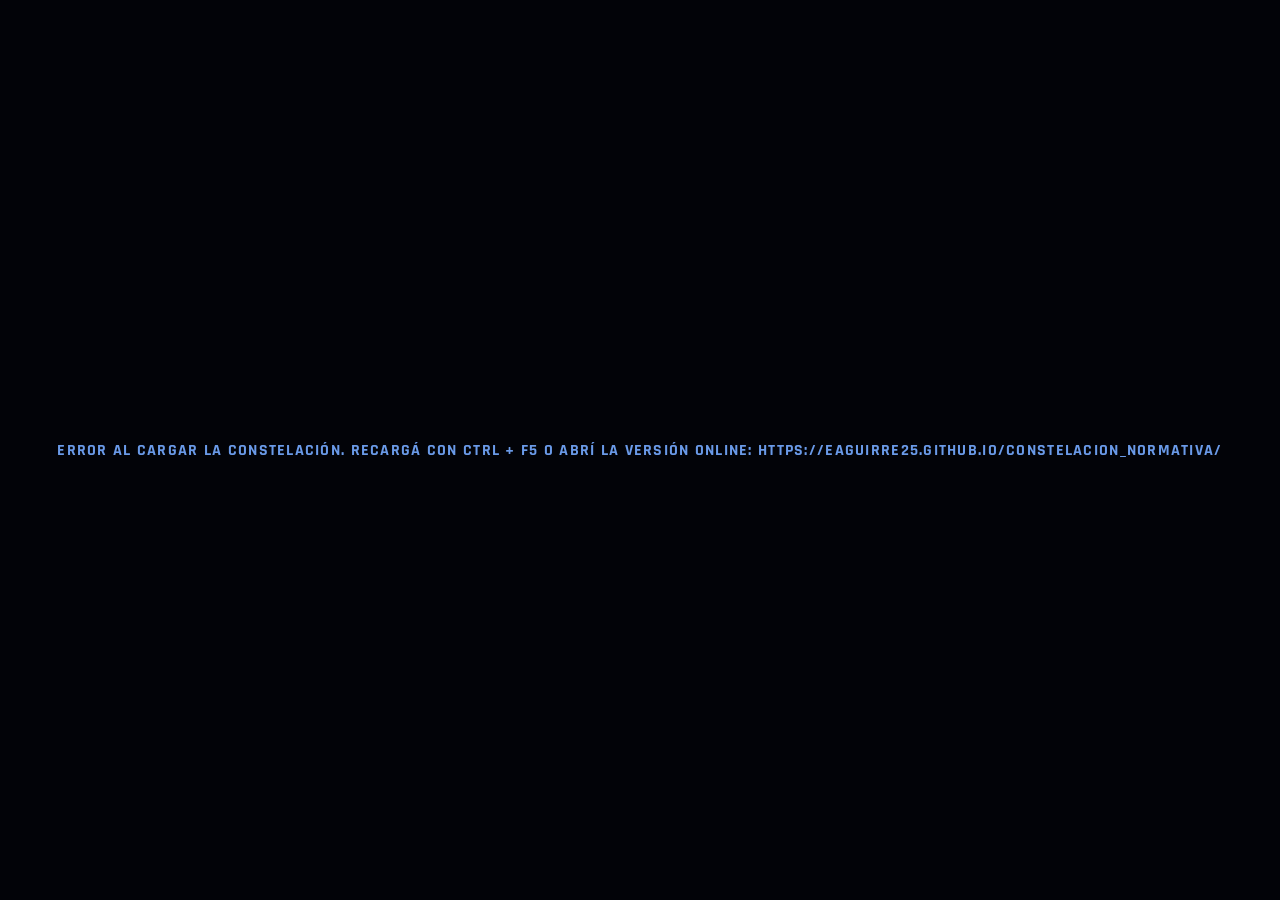
<file: assets_gema05/constelacion/index.html>
<!doctype html>
<html lang="es">
<head>
<meta charset="utf-8">
<meta name="viewport" content="width=device-width,initial-scale=1">
<title>LA CONSTELACIÓN PLURINORMATIVA DE LA DIRECCIÓN ESCOLAR</title>
<style>
@import url('https://fonts.googleapis.com/css2?family=Rajdhani:wght@500;700;800&display=swap');
html,body{margin:0;width:100%;height:100%;overflow:hidden;background:#020308;color:#6a9ae8;font-family:Rajdhani,'Segoe UI',Arial,sans-serif}
#loading{position:fixed;inset:0;display:flex;align-items:center;justify-content:center;letter-spacing:.08em;text-transform:uppercase;font-weight:800}
</style>
</head>
<body>
<div id="loading">Cargando constelación...</div>
<script>
(async function(){
  const stableUrl='https://raw.githubusercontent.com/eaguirre25/CONSTELACION_NORMATIVA/e6ba0e19765aac3752e4d9798420a02dfa8fe804/index.html';
  const res=await fetch(stableUrl,{cache:'no-store'});
  if(!res.ok) throw new Error('No se pudo cargar la versión estable');
  let html=await res.text();

  html=html.replace(/#center-label\{[\s\S]*?\n\}/, `#center-label{
  position:fixed;left:33.06%;top:50%;
  transform:translate(-50%,-50%);
  z-index:150;pointer-events:none;
  background:rgba(0,0,0,.55);
  color:#ffe000;
  font-size:8.5px;font-weight:900;
  line-height:.9;
  letter-spacing:.75px;text-transform:uppercase;
  padding:2px 6px;border-radius:5px;
  border:1px solid rgba(255,224,0,.95);
  white-space:nowrap;
  box-shadow:0 0 7px rgba(255,224,0,.95),0 0 18px rgba(255,224,0,.55),inset 0 0 7px rgba(255,224,0,.35);
  text-align:center;
  text-shadow:0 0 2px rgba(255,255,255,.95),0 0 8px rgba(255,224,0,.95),0 0 14px rgba(255,224,0,.75);
}
#center-label span{display:block}`);

  html=html.replace('<div id="center-label">◆ Dirección Escolar ◆</div>', '<div id="center-label"><span>DIRECCIÓN</span><span>ESCOLAR</span></div>');

  html=html.replace(/#head\{[\s\S]*?\n#head h1\{[\s\S]*?\n#head p\{/, `#head{position:fixed;top:12px;left:calc((100vw - 500px)/2);transform:translateX(-50%);
  text-align:center;pointer-events:none;max-width:1120px;width:calc(100vw - 540px);z-index:100}
#head h1{font-size:42px;font-weight:800;color:#6a9ae8;letter-spacing:.6px;line-height:.88;text-transform:uppercase;text-shadow:0 0 18px rgba(80,130,255,.25)}
#head h1 span{display:block}
#head p{`);

  html=html.replace('<h1>LA CONSTELACIÓN PLURINORMATIVA DE LA DIRECCIÓN ESCOLAR</h1>', '<h1><span>LA CONSTELACIÓN PLURINORMATIVA DE LA</span><span>DIRECCIÓN ESCOLAR</span></h1>');
  html=html.replace(/#ctrl\{[^}]*\}/, '#ctrl{display:none}');
  html=html.replace(/<div id="ctrl">[\s\S]*?<\/div>/, '<div id="ctrl"></div>');
  html=html.replace(/<div id="label-move-box">[\s\S]*?<\/script>\s*/g, '');

  document.open();
  document.write(html);
  document.close();
})().catch(function(err){
  document.body.innerHTML='<div id="loading">Error al cargar la constelación. Recargá con Ctrl + F5 o abrí la versión online: https://eaguirre25.github.io/CONSTELACION_NORMATIVA/</div>';
  console.error(err);
});
</script>
</body>
</html>
</file>
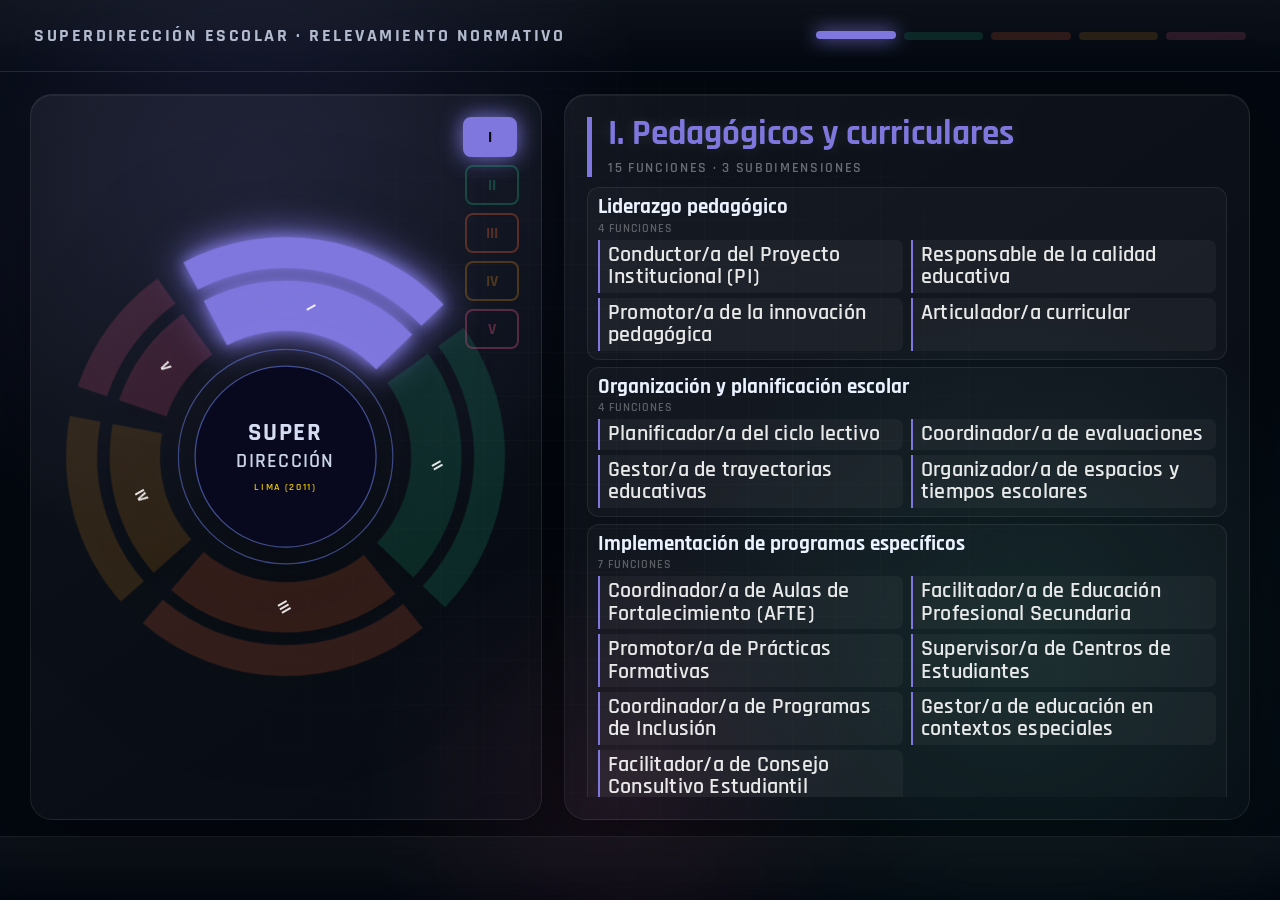
<file: assets_gema05/superdireccion/index.html>
<!doctype html>
<html lang="es">
<head>
<meta charset="utf-8">
<meta name="viewport" content="width=device-width, initial-scale=1">
<title>Superdirección Escolar</title>
<link rel="preconnect" href="https://fonts.googleapis.com">
<link rel="preconnect" href="https://fonts.gstatic.com" crossorigin>
<link href="https://fonts.googleapis.com/css2?family=Rajdhani:wght@400;500;600;700&display=swap" rel="stylesheet">
<style>
:root{--bg:#030810;--text:#eaf1ff;--muted:rgba(170,190,230,.55);--line:rgba(255,255,255,.08);--violet:#7F77DD;--green:#1D9E75;--orange:#D85A30;--gold:#BA7517;--pink:#D4537E;--yellow:#FFD700}*{box-sizing:border-box}html,body{margin:0;width:100%;height:100%;overflow:hidden;background:#030810;color:var(--text);font-family:'Rajdhani',system-ui,-apple-system,Segoe UI,sans-serif}body{background:radial-gradient(circle at 20% 20%,rgba(127,119,221,.16),transparent 32%),radial-gradient(circle at 80% 72%,rgba(29,158,117,.12),transparent 30%),radial-gradient(circle at 48% 88%,rgba(212,83,126,.10),transparent 24%),#030810}body:before{content:"";position:fixed;inset:0;background-image:linear-gradient(rgba(255,255,255,.032) 1px,transparent 1px),linear-gradient(90deg,rgba(255,255,255,.032) 1px,transparent 1px);background-size:44px 44px;mask-image:radial-gradient(circle at center,rgba(0,0,0,.75),transparent 82%);pointer-events:none}.app{height:100%;display:grid;grid-template-rows:72px 1fr 64px;position:relative}.top,.foot{display:flex;align-items:center;justify-content:space-between;padding:0 34px;border-color:var(--line);background:linear-gradient(180deg,rgba(255,255,255,.045),rgba(255,255,255,.008));backdrop-filter:blur(10px)}.top{border-bottom:1px solid var(--line)}.foot{border-top:1px solid var(--line);font-size:13px;letter-spacing:.16em;text-transform:uppercase;color:rgba(225,235,255,.46)}.titlebar{font-size:18px;letter-spacing:.14em;text-transform:uppercase;color:rgba(225,235,255,.78);font-weight:700}.progress{display:flex;gap:8px;width:min(430px,38vw)}.seg{height:8px;flex:1;border-radius:999px;background:var(--c);color:var(--c);opacity:.18;transition:.35s}.seg.lit{opacity:1;transform:translateY(-1px);box-shadow:0 0 18px currentColor}.main{min-height:0;display:grid;grid-template-columns:minmax(360px,40vw) 1fr;gap:22px;padding:22px 30px 16px}.stage,.side{min-height:0;border:1px solid var(--line);border-radius:22px;background:linear-gradient(145deg,rgba(255,255,255,.055),rgba(255,255,255,.018));box-shadow:0 24px 80px rgba(0,0,0,.38),inset 0 1px 0 rgba(255,255,255,.06)}.stage{display:grid;place-items:center;position:relative;overflow:hidden}.stage:after{display:none;content:""}.svgbox{width:min(73vh,92%);aspect-ratio:1;display:grid;place-items:center;filter:drop-shadow(0 22px 54px rgba(0,0,0,.45))}.svgbox svg{width:100%;height:100%;overflow:visible}.rings{transform-origin:0 0}.shadow{opacity:.18}.arc{cursor:pointer;transition:opacity .25s,filter .25s}.arc.dim{opacity:.20}.arc.seen{opacity:.48}.arc.active{opacity:1;filter:drop-shadow(0 0 8px var(--c)) drop-shadow(0 0 22px var(--c))}.roman{font-weight:800;pointer-events:none;transition:opacity .25s,font-size .25s;font-family:'Rajdhani',system-ui,sans-serif}.center-ring{transform-origin:0 0;animation:pulse 3s ease-in-out infinite}.center-text-main{font-size:30px;font-weight:700;letter-spacing:2px;font-family:'Rajdhani',system-ui,sans-serif}.center-text-sub{font-size:24px;font-weight:600;letter-spacing:1.5px;font-family:'Rajdhani',system-ui,sans-serif}.center-cite{font-size:12px;font-weight:600;letter-spacing:2px;font-family:'Rajdhani',system-ui,sans-serif}.hud{position:absolute;right:22px;top:22px;display:flex;flex-direction:column;gap:8px}.hud button{width:54px;height:40px;border:2px solid var(--c);border-radius:8px;background:transparent;color:var(--c);font-weight:800;cursor:pointer;opacity:.36;transition:.25s;font-family:'Rajdhani',system-ui,sans-serif;font-size:16px}.hud button:hover,.hud button.active{opacity:1;background:var(--c);color:#02040a;box-shadow:0 0 22px var(--c);transform:translateX(-2px)}.side{padding:22px;overflow:hidden}.panel{height:100%;overflow:hidden;padding-right:0;transition:opacity .42s ease,transform .42s ease}.panel::-webkit-scrollbar{width:8px}.panel::-webkit-scrollbar-thumb{background:rgba(255,255,255,.16);border-radius:999px}.hint{height:100%;display:grid;place-items:center;text-align:center;font-size:18px;line-height:1.5;letter-spacing:.12em;text-transform:uppercase;color:var(--muted);font-family:'Rajdhani',system-ui,sans-serif;font-weight:600}.hint b{display:block;margin-top:16px;color:var(--yellow);font-size:22px;text-shadow:0 0 10px var(--yellow),0 0 28px #ff8c00}.dim-title{border-left:5px solid var(--c);padding-left:16px;margin-bottom:10px}.dim-title h1{margin:0 0 7px;font-size:clamp(25px,2.7vw,38px);line-height:1.02;color:var(--c);text-shadow:0 0 16px rgba(255,255,255,.12);font-family:'Rajdhani',system-ui,sans-serif;font-weight:700}.dim-title p{margin:0;font-size:14px;color:rgba(255,255,255,.38);letter-spacing:.12em;text-transform:uppercase;font-family:'Rajdhani',system-ui,sans-serif;font-weight:600}.sub{background:rgba(255,255,255,.028);border:1px solid rgba(255,255,255,.08);border-radius:12px;padding:8px 10px;margin-bottom:7px}.sub h2{font-size:21px;line-height:1.03;margin:0 0 3px;font-family:'Rajdhani',system-ui,sans-serif;font-weight:700}.count{font-size:12px;color:rgba(255,255,255,.31);margin-bottom:4px;font-family:'Rajdhani',system-ui,sans-serif;letter-spacing:.08em;text-transform:uppercase;font-weight:600}.roles{display:grid;grid-template-columns:repeat(2,minmax(0,1fr));gap:5px 8px}.role{font-size:22px;line-height:1.02;padding:4px 8px;margin:0;border-left:2px solid var(--c);border-radius:0 7px 7px 0;background:rgba(255,255,255,.042);color:rgba(255,255,255,.90);font-family:'Rajdhani',system-ui,sans-serif;font-weight:600;letter-spacing:.01em}.legend{font-size:18px;font-weight:700;letter-spacing:.18em;color:var(--yellow);opacity:0;transition:opacity 1s;text-shadow:0 0 8px var(--yellow),0 0 22px #ffa500,0 0 46px #ff8c00;font-family:'Rajdhani',system-ui,sans-serif}.legend.show{opacity:1;animation:gold 2s ease-in-out infinite}
.final-total{
  margin-top:14px;
  padding:14px 18px;
  border:1px solid rgba(255,215,0,.52);
  border-radius:14px;
  background:linear-gradient(135deg,rgba(255,215,0,.16),rgba(255,140,0,.06));
  color:var(--yellow);
  font-family:'Rajdhani',system-ui,sans-serif;
  font-size:clamp(24px,2.4vw,36px);
  font-weight:700;
  letter-spacing:.12em;
  text-align:center;
  text-transform:uppercase;
  text-shadow:0 0 10px var(--yellow),0 0 30px #ff8c00;
  box-shadow:0 0 28px rgba(255,215,0,.10),inset 0 0 18px rgba(255,215,0,.07);
}
body.big-screen .final-total{
  margin-top:10px;
  padding:10px 14px;
  font-size:clamp(28px,2.8vw,42px);
}

@keyframes pulse{0%,100%{transform:scale(1);opacity:.24}50%{transform:scale(1.24);opacity:.08}}@keyframes gold{0%,100%{filter:brightness(1)}50%{filter:brightness(1.35)}}
body.projection .app{display:block;height:100vh}
body.projection .top,body.projection .foot{display:none}
body.projection .main{height:100vh;display:grid;grid-template-columns:28% 72%;gap:14px;padding:10px 14px}
body.projection .stage,body.projection .side{border-radius:18px}
body.projection .svgbox{width:min(48vh,94%)}
body.projection .side{padding:16px 18px}
body.projection .panel{height:100%;overflow:hidden}
body.projection .dim-title{margin-bottom:8px}
body.projection .dim-title h1{font-size:clamp(32px,3vw,48px)}
body.projection .dim-title p{font-size:16px}
body.projection .sub{padding:8px 10px;margin-bottom:6px}
body.projection .sub h2{font-size:26px}
body.projection .count{font-size:14px;margin-bottom:3px}
body.projection .role{font-size:27px;line-height:1.0;padding:3px 8px}
body.projection .stage:before{content:'F · SALIR DE PANTALLA GIGANTE';position:absolute;right:24px;bottom:22px;font-size:12px;letter-spacing:.16em;color:rgba(255,255,255,.30);font-weight:700}

@media(max-width:980px){html,body{overflow:auto}.app{height:auto;min-height:100vh}.top,.foot{align-items:flex-start;flex-direction:column;gap:14px;padding:18px 22px}.progress{width:100%}.main{grid-template-columns:1fr;padding:18px}.stage{min-height:470px}.svgbox{width:min(88vw,520px)}.side{min-height:520px}.hud{position:static;flex-direction:row;margin-top:14px}.role{font-size:16px}}
</style>
</head>
<body>
<div class="app">
<header class="top"><div class="titlebar">Superdirección Escolar · Relevamiento normativo</div><div class="progress" id="progress"></div></header>
<main class="main">
<section class="stage"><div class="svgbox"><svg viewBox="-280 -280 560 560" aria-label="Constelación plurinormativa interactiva"><g id="shadow" class="shadow"></g><g id="rings" class="rings"></g><g id="labels"></g><circle class="center-ring" r="128" fill="none" stroke="rgba(120,140,255,.45)" stroke-width="1.5"></circle><circle r="108" fill="#08091f" stroke="rgba(120,140,255,.52)" stroke-width="1.5"></circle><text y="-20" text-anchor="middle" fill="rgba(225,235,255,.94)" class="center-text-main">SUPER</text><text y="12" text-anchor="middle" fill="rgba(225,235,255,.90)" class="center-text-sub">DIRECCIÓN</text><text y="40" text-anchor="middle" fill="rgba(255,215,0,.92)" class="center-cite">LIMA (2011)</text></svg></div><nav class="hud" id="hud"></nav></section>
<section class="side"><div id="panel" class="panel"><div class="hint">Presioná 1–5 o tocá un anillo para desplegar la dimensión.<b>66 funciones asignadas</b></div></div></section>
</main>
<footer class="foot"><span></span><span id="legend" class="legend">66 funciones</span></footer>
</div>
<script>
const D=[
{name:'I. Pedagógicos y curriculares',roman:'I',color:'#7F77DD',subs:[['Liderazgo pedagógico',['Conductor/a del Proyecto Institucional (PI)','Responsable de la calidad educativa','Promotor/a de la innovación pedagógica','Articulador/a curricular']],['Organización y planificación escolar',['Planificador/a del ciclo lectivo','Coordinador/a de evaluaciones','Gestor/a de trayectorias educativas','Organizador/a de espacios y tiempos escolares']],['Implementación de programas específicos',['Coordinador/a de Aulas de Fortalecimiento (AFTE)','Facilitador/a de Educación Profesional Secundaria','Promotor/a de Prácticas Formativas','Supervisor/a de Centros de Estudiantes','Coordinador/a de Programas de Inclusión','Gestor/a de educación en contextos especiales','Facilitador/a de Consejo Consultivo Estudiantil']]]},
{name:'II. Gestión institucional',roman:'II',color:'#1D9E75',subs:[['Administración y organización escolar',['Administrador/a de recursos humanos','Gestor/a de Plantas Orgánico Funcionales (POF)','Conductor/a de equipos directivos','Administrador/a de recursos materiales','Administrador/a de fondos de programas y proyectos','Encargado/a de patrimonio escolar']],['Relaciones intersectoriales e interinstitucionales',['Articulador/a comunitario','Coordinador/a de servicios de apoyo','Asesor/a de Cooperación Escolar','Facilitador/a de actividades comunitarias','Promotor/a de experiencias extraescolares','Representante institucional']],['Comunicación y documentación',['Comunicador/a institucional','Registrador/a oficial','Informante al sistema educativo','Interlocutor/a con familias']]]},
{name:'III. Convivencia y bienestar',roman:'III',color:'#D85A30',subs:[['Gestión de la convivencia escolar',['Promotor/a de convivencia democrática','Coordinador/a del Consejo Institucional de Convivencia','Mediador/a de conflictos','Garante de derechos estudiantiles','Facilitador/a de participación estudiantil','Responsable de sanciones educativas']],['Inclusión y no discriminación',['Promotor/a de inclusión','Facilitador/a de Educación Sexual Integral (ESI)','Garante de diversidad','Protector/a de derechos de maternidad/paternidad']],['Atención a situaciones especiales',['Encargado/a de Ámbitos Especiales','Responsable de inclusión de estudiantes con discapacidad','Gestor/a de programas socioeducativos','Responsable de Intervención ante Vulneración de Derechos','Vinculador/a con el Sistema de Protección','Responsable de Acompañamiento a la maternidad/paternidad adolescente']]]},
{name:'IV. Supervisión y control',roman:'IV',color:'#BA7517',subs:[['Cumplimiento normativo',['Veedor/a del cumplimiento normativo','Supervisor/a de procedimientos','Responsable de seguridad e higiene','Verificador/a de asistencia','Articulador/a de protocolos de emergencia','Aplicador/a del Régimen Disciplinario','Certificador/a de Documentación y Políticas Sociales']],['Evaluación y seguimiento',['Evaluador/a Institucional','Supervisor/a de desempeño académico','Gestor/a de evaluaciones externas','Productor/a de información estadística escolar']]]},
{name:'V. Desarrollo profesional',roman:'V',color:'#D4537E',subs:[['Formación y capacitación',['Promotor/a de desarrollo profesional','Organizador/a de Jornadas Institucionales y reuniones de personal','Mentor/a de equipos docentes']],['Innovación y tecnología',['Promotor/a de innovación tecnológica','Gestor/a de ambientes virtuales','Responsable de alfabetización digital']],['Sustentabilidad y medio ambiente',['Promotor/a de Educación Ambiental','Gestor/a de prácticas sustentables']]]}
];
const total=66,NS='http://www.w3.org/2000/svg',rings=document.getElementById('rings'),shadow=document.getElementById('shadow'),labels=document.getElementById('labels'),panel=document.getElementById('panel'),hud=document.getElementById('hud'),progress=document.getElementById('progress');let spin=0,target=0,focus=0,active=-1,seen=new Set();
function n(d){return d.subs.reduce((s,x)=>s+x[1].length,0)}function polar(r,a){a=(a-90)*Math.PI/180;return [r*Math.cos(a),r*Math.sin(a)]}function path(r0,r1,a0,a1){const p0=polar(r1,a0),p1=polar(r1,a1),p2=polar(r0,a1),p3=polar(r0,a0),l=a1-a0>180?1:0;return`M${p0[0]},${p0[1]}A${r1},${r1} 0 ${l} 1 ${p1[0]},${p1[1]}L${p2[0]},${p2[1]}A${r0},${r0} 0 ${l} 0 ${p3[0]},${p3[1]}Z`}function el(t,o){const e=document.createElementNS(NS,t);for(const k in o)e.setAttribute(k,o[k]);return e}
let a=-92;D.forEach((d,i)=>{const ang=n(d)/total*360,a0=a+4,a1=a+ang-4,mid=(a0+a1)/2;shadow.appendChild(el('path',{d:path(150,210,a0,a1),fill:'#000',transform:'translate(8 10)',opacity:.35}));const p=el('path',{d:path(150,210,a0,a1),fill:d.color,class:'arc dim',style:`--c:${d.color}`});p.addEventListener('click',()=>select(i));rings.appendChild(p);const q=el('path',{d:path(225,262,a0,a1),fill:d.color,class:'arc dim',style:`--c:${d.color}`,opacity:.32});q.addEventListener('click',()=>select(i));rings.appendChild(q);const [x,y]=polar(180,mid),txt=el('text',{x,y,'text-anchor':'middle','dominant-baseline':'middle',fill:'rgba(255,255,255,.92)',class:'roman','font-size':18});txt.textContent=d.roman;rings.appendChild(txt);const b=document.createElement('button');b.textContent=d.roman;b.style.setProperty('--c',d.color);b.addEventListener('click',()=>select(i));hud.appendChild(b);const s=document.createElement('div');s.className='seg';s.style.setProperty('--c',d.color);progress.appendChild(s);d.a0=a0;d.a1=a1;d.mid=mid;a+=ang});
function select(i){active=i;seen.add(i);const d=D[i],count=n(d);target=90-d.mid;document.querySelectorAll('.arc').forEach((e,j)=>{const idx=Math.floor(j/2);e.classList.toggle('active',idx===i);e.classList.toggle('seen',seen.has(idx)&&idx!==i);e.classList.toggle('dim',idx!==i&&!seen.has(idx))});[...hud.children].forEach((b,j)=>b.classList.toggle('active',j===i));[...progress.children].forEach((s,j)=>s.classList.toggle('lit',seen.has(j)));if(seen.size===D.length)document.getElementById('legend').classList.add('show');panel.style.opacity=0;panel.style.transform='translateX(30px)';setTimeout(()=>{panel.innerHTML=`<div class="dim-title" style="--c:${d.color}"><h1>${d.name}</h1><p>${count} funciones · ${d.subs.length} subdimensiones</p></div>`+d.subs.map(s=>`<article class="sub"><h2>${s[0]}</h2><div class="count">${s[1].length} funciones</div><div class="roles">${s[1].map(r=>`<div class="role" style="--c:${d.color}">${r}</div>`).join('')}</div></article>`).join('');if(i===D.length-1){panel.innerHTML+=`<div class='final-total'>66 funciones asignadas</div>`}panel.style.opacity=1;panel.style.transform='translateX(0)'},180)}
function tick(){focus+=(target-focus)*.045;spin+=active<0?.09:.018;rings.setAttribute('transform',`rotate(${spin+focus})`);shadow.setAttribute('transform',`rotate(${spin+focus})`);requestAnimationFrame(tick)}tick();document.addEventListener('keydown',e=>{
  if(/[1-5]/.test(e.key)) select(+e.key-1);
  if(e.key.toLowerCase()==='f'){
    const enter=!document.body.classList.contains('projection');
    document.body.classList.toggle('projection',enter);
    if(enter && !document.fullscreenElement && document.documentElement.requestFullscreen){
      document.documentElement.requestFullscreen().catch(()=>{});
    }else if(!enter && document.fullscreenElement && document.exitFullscreen){
      document.exitFullscreen().catch(()=>{});
    }
  }
});
setTimeout(()=>select(0),500);
</script>
</body>
</html>
</file>
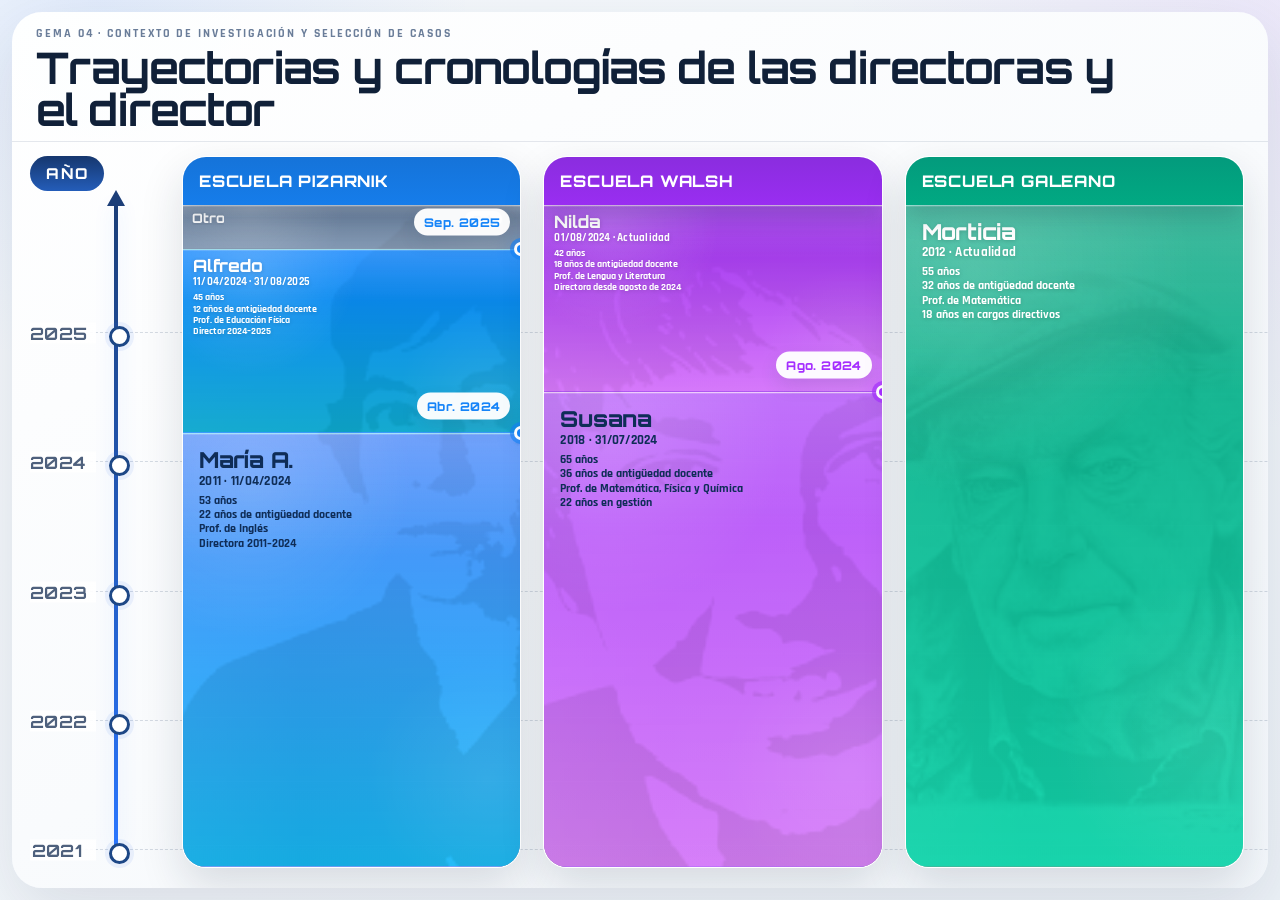
<file: widgets/trayectorias_interactivas_widget_v11/index.html>
<!DOCTYPE html>
<html lang="es">
<head>
  <meta charset="UTF-8" />
  <meta name="viewport" content="width=device-width, initial-scale=1.0" />
  <title>Trayectorias y cronologías</title>
  <link rel="stylesheet" href="styles.css?v=14" />
</head>
<body>
  <main id="trayectorias-widget" class="trayectorias-widget">
    <header class="widget-header">
      <p class="eyebrow">GEMA 04 · CONTEXTO DE INVESTIGACIÓN Y SELECCIÓN DE CASOS</p>
      <h1>Trayectorias y cronologías de las directoras y el director</h1>
    </header>

    <section class="timeline-layout">
      <aside class="axis-panel" aria-label="Escala temporal">
        <div class="axis-title">AÑO</div>
        <div class="axis-track">
          <div class="axis-line"></div>
          <div class="year-markers" id="year-markers"></div>
        </div>
      </aside>

      <section class="schools-grid" id="schools-grid" aria-label="Escuelas"></section>
    </section>

    <div id="floating-tooltip" class="floating-tooltip" role="dialog" aria-live="polite"></div>
  </main>

  <script src="script.js?v=12"></script>
</body>
</html>
</file>
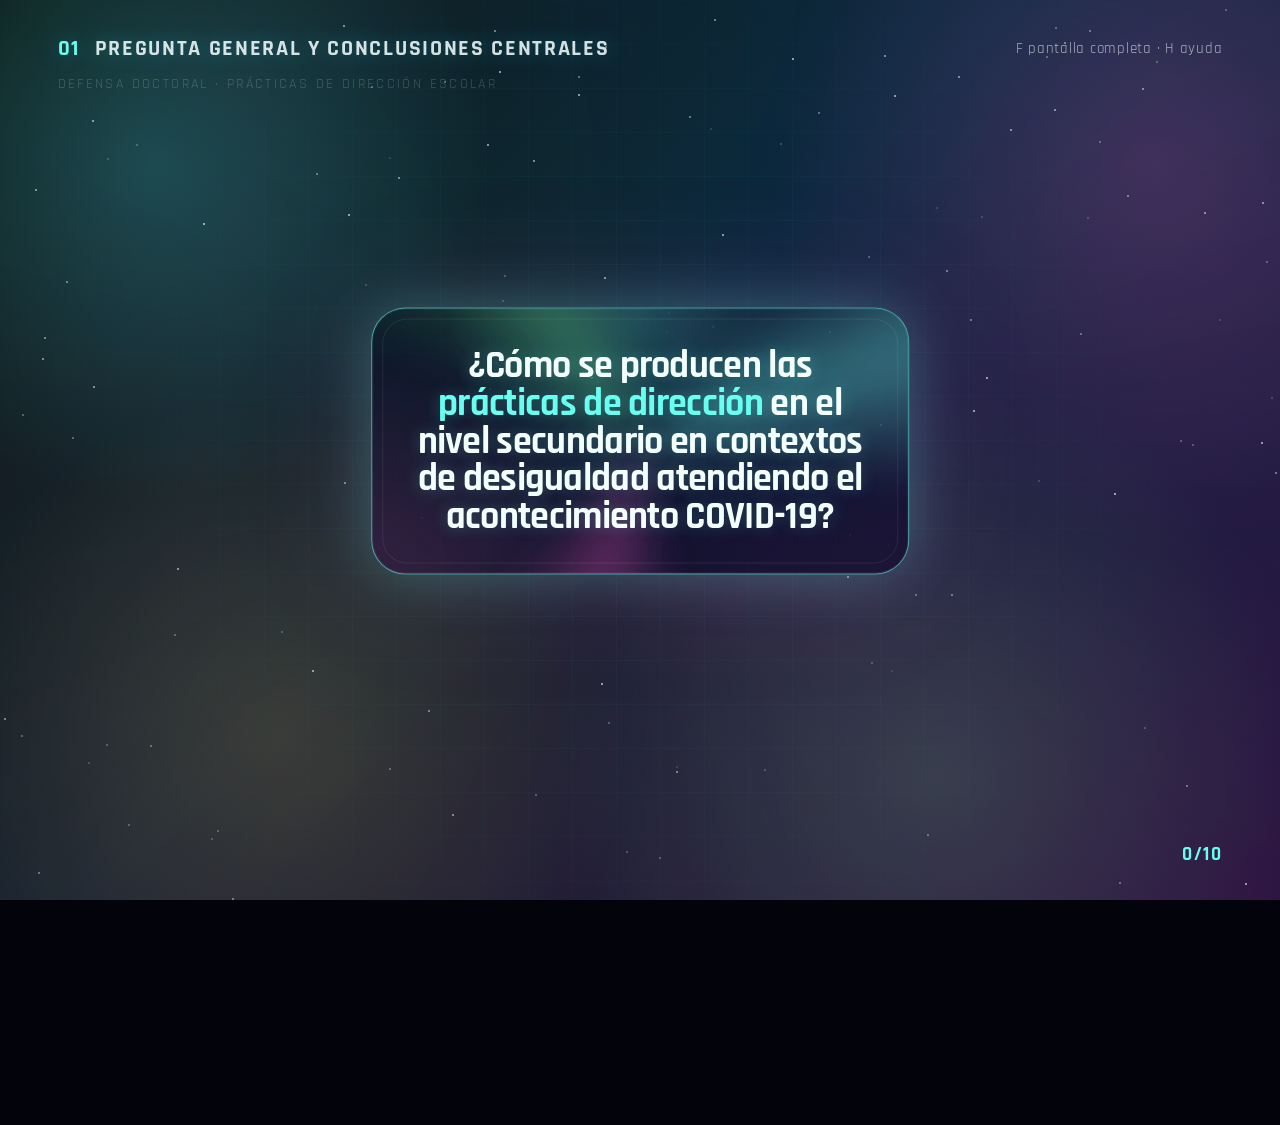
<file: assets_conclusiones/conclusiones.html>
<!DOCTYPE html>
<html lang="es">
<head>
  <meta charset="UTF-8" />
  <meta name="viewport" content="width=device-width, initial-scale=1.0" />
  <title>Conclusiones tesis doctoral · Interactivo</title>
  <style>
    @import url('https://fonts.googleapis.com/css2?family=Rajdhani:wght@400;500;600;700&display=swap');

    :root{
      --bg0:#02030b;
      --bg1:#06152b;
      --bg2:#170a32;
      --cyan:#68fff0;
      --aqua:#38dfff;
      --violet:#a78bfa;
      --magenta:#ff5fc8;
      --amber:#ffd166;
      --green:#75ff8f;
      --orange:#ff9f43;
      --blue:#5ab7ff;
      --paper:#f4ffff;
      --glass:rgba(4, 17, 35, .64);
      --glass2:rgba(20, 9, 45, .58);
      --shadow:0 0 30px rgba(104,255,240,.18), 0 0 80px rgba(255,95,200,.10), 0 0 130px rgba(117,255,143,.06);
    }

    *{ box-sizing:border-box; }
    html,body{ margin:0; height:100%; overflow:hidden; background:var(--bg0); font-family:'Rajdhani', system-ui, sans-serif; color:var(--paper); }
    body{ user-select:none; }

    .deck{
      position:relative;
      width:100vw; height:100vh;
      background:
        radial-gradient(circle at 12% 18%, rgba(56,223,255,.22), transparent 25%),
        radial-gradient(circle at 90% 18%, rgba(255,95,200,.20), transparent 28%),
        radial-gradient(circle at 73% 86%, rgba(117,255,143,.18), transparent 32%),
        radial-gradient(circle at 22% 82%, rgba(255,209,102,.14), transparent 28%),
        linear-gradient(135deg, var(--bg0), var(--bg1) 45%, var(--bg2));
      isolation:isolate;
    }
    .deck::before{
      content:""; position:absolute; inset:0; z-index:-3;
      background-image:
        linear-gradient(rgba(104,255,240,.045) 1px, transparent 1px),
        linear-gradient(90deg, rgba(104,255,240,.045) 1px, transparent 1px);
      background-size:44px 44px;
      mask-image:radial-gradient(circle at center, black, transparent 82%);
    }
    .deck::after{
      content:""; position:absolute; inset:-25%; z-index:-4;
      background:conic-gradient(from 40deg at 50% 50%, rgba(56,223,255,.10), rgba(255,95,200,.11), rgba(255,209,102,.08), rgba(117,255,143,.10), rgba(56,223,255,.10));
      filter:blur(62px); opacity:.95; animation:slowSpin 42s linear infinite;
    }
    @keyframes slowSpin{ to{ transform:rotate(360deg); } }

    .chromatic-sweep{
      position:absolute; inset:0; z-index:-1; pointer-events:none; opacity:.42;
      background:linear-gradient(100deg, transparent 0%, rgba(104,255,240,.07) 18%, transparent 34%, rgba(255,95,200,.055) 55%, transparent 72%);
      transform:translateX(-40%); animation:sweep 10s ease-in-out infinite alternate;
    }
    @keyframes sweep{ to{ transform:translateX(35%); } }

    .stars{ position:absolute; inset:0; z-index:-2; pointer-events:none; opacity:.9; }
    .star{ position:absolute; width:2px; height:2px; border-radius:50%; background:rgba(244,255,255,.85); box-shadow:0 0 14px rgba(104,255,240,.8); animation:twinkle 5s ease-in-out infinite; }
    @keyframes twinkle{ 0%,100%{opacity:.2; transform:scale(.75)} 50%{opacity:1; transform:scale(1.55)} }

    .slide{ position:absolute; inset:0; opacity:0; transform:scale(1.012); pointer-events:none; transition:opacity .6s ease, transform .6s ease; }
    .slide.active{ opacity:1; transform:scale(1); pointer-events:auto; }

    .slide-title{
      position:absolute; top:3.8vh; left:4.5vw; right:4.5vw; z-index:10;
      font-weight:700; letter-spacing:.075em; text-transform:uppercase;
      color:rgba(244,255,255,.86); font-size:clamp(19px, 1.75vw, 32px);
      text-shadow:0 0 20px rgba(56,223,255,.35);
    }
    .slide-title .kicker{ color:var(--cyan); margin-right:.65em; }
    .hint{ position:absolute; right:4.5vw; top:4.3vh; color:rgba(244,255,255,.62); font-size:15px; letter-spacing:.05em; z-index:20; }
    .watermark{ position:absolute; left:4.5vw; top:8.3vh; color:rgba(244,255,255,.20); font-size:14px; letter-spacing:.17em; text-transform:uppercase; z-index:2; }

    .center-core{
      position:absolute; left:50%; top:49%; transform:translate(-50%,-50%);
      width:min(42vw, 760px); min-height:24vh;
      border-radius:34px; padding:clamp(26px, 3vw, 48px);
      display:flex; align-items:center; justify-content:center; text-align:center;
      background:
        radial-gradient(circle at 50% 0%, rgba(104,255,240,.23), transparent 52%),
        radial-gradient(circle at 0% 100%, rgba(255,95,200,.14), transparent 45%),
        linear-gradient(145deg, rgba(4,17,35,.76), rgba(22,10,48,.68));
      border:1px solid rgba(104,255,240,.62);
      box-shadow:0 0 0 1px rgba(255,255,255,.07) inset, 0 0 60px rgba(104,255,240,.26), 0 0 135px rgba(255,95,200,.16);
      overflow:hidden; z-index:5;
    }
    .center-core::before{
      content:""; position:absolute; inset:-22%; z-index:-1;
      background:conic-gradient(from 0deg, transparent 0 12%, rgba(104,255,240,.55), transparent 28% 46%, rgba(255,95,200,.45), transparent 62% 80%, rgba(117,255,143,.38), transparent);
      animation:slowSpin 16s linear infinite; filter:blur(20px); opacity:.72;
    }
    .center-core::after{ content:""; position:absolute; inset:10px; border-radius:25px; border:1px solid rgba(255,255,255,.08); pointer-events:none; }
    .question{ margin:0; font-size:clamp(29px, 3vw, 56px); line-height:.98; font-weight:700; letter-spacing:-.018em; color:#f4ffff; text-shadow:0 0 16px rgba(104,255,240,.26); }
    .question .accent{ color:var(--cyan); }
    .center-core.final-glow{ animation:pulseCore 2.1s ease-in-out infinite; }
    @keyframes pulseCore{ 50%{ box-shadow:0 0 0 1px rgba(255,255,255,.08) inset, 0 0 86px rgba(104,255,240,.48), 0 0 170px rgba(255,95,200,.25);} }

    svg.links{ position:absolute; inset:0; width:100%; height:100%; z-index:2; overflow:visible; }
    .beam{ opacity:0; fill:none; stroke-width:2.1; stroke-linecap:round; stroke-dasharray:1 10; filter:drop-shadow(0 0 8px rgba(104,255,240,.7)); transition:opacity .55s ease; }
    .beam.visible{ opacity:.9; animation:flowDash 7s linear infinite; }
    @keyframes flowDash{ to{ stroke-dashoffset:-180; } }
    .pulse-dot{ opacity:0; transition:opacity .4s ease; }
    .pulse-dot.visible{ opacity:1; animation:dotPulse 1.8s ease-in-out infinite; }
    @keyframes dotPulse{ 50%{ r:4.8; opacity:.48; } }

    .node{
      position:absolute; width:clamp(290px, 18.8vw, 370px); min-height:102px;
      padding:18px 18px 18px 66px; border-radius:24px;
      background:
        linear-gradient(145deg, rgba(5,18,38,.78), rgba(22,10,48,.64));
      border:1px solid rgba(104,255,240,.42);
      box-shadow:0 0 28px rgba(104,255,240,.12), 0 0 70px rgba(255,95,200,.08), inset 0 0 0 1px rgba(255,255,255,.05);
      backdrop-filter:blur(15px);
      opacity:0; transform:translate(-50%,-50%) scale(.72); filter:blur(9px);
      transition:opacity .52s ease, transform .52s cubic-bezier(.2,.95,.22,1.18), filter .52s ease, border-color .45s ease, box-shadow .45s ease;
      z-index:4;
    }
    .node.visible{ opacity:1; transform:translate(-50%,-50%) scale(1); filter:blur(0); }
    .node.visible:hover{ transform:translate(-50%,-50%) scale(1.035); border-color:rgba(255,255,255,.72); }
    .node .num{
      position:absolute; left:17px; top:18px; width:36px; height:36px; display:grid; place-items:center;
      border-radius:14px; font-weight:700; font-size:18px; color:#03111b; background:var(--cyan); box-shadow:0 0 22px rgba(104,255,240,.58);
    }
    .node .txt{ font-weight:700; font-size:clamp(22px, 1.42vw, 30px); line-height:1.02; color:#f5ffff; }
    .node.c2 .num{ background:var(--violet); box-shadow:0 0 22px rgba(167,139,250,.62); }
    .node.c3 .num{ background:var(--magenta); box-shadow:0 0 22px rgba(255,95,200,.58); }
    .node.c4 .num{ background:var(--amber); box-shadow:0 0 22px rgba(255,209,102,.58); }
    .node.c5 .num{ background:var(--green); box-shadow:0 0 22px rgba(117,255,143,.58); }
    .node.c6 .num{ background:var(--orange); box-shadow:0 0 22px rgba(255,159,67,.58); }
    .node.visible.c2{ border-color:rgba(167,139,250,.54); }
    .node.visible.c3{ border-color:rgba(255,95,200,.54); }
    .node.visible.c4{ border-color:rgba(255,209,102,.54); }
    .node.visible.c5{ border-color:rgba(117,255,143,.54); }

    .progress{ position:absolute; right:4.5vw; bottom:3.8vh; color:var(--cyan); font-weight:700; font-size:clamp(17px, 1.45vw, 25px); letter-spacing:.08em; z-index:20; }

    .future-core{
      position:absolute; top:7.5vh; left:50%; transform:translateX(-50%) translateY(-12px);
      padding:16px 34px; border-radius:999px;
      color:#f4ffff; font-size:clamp(32px, 3vw, 58px); font-weight:700; letter-spacing:.01em;
      background:linear-gradient(135deg, rgba(4,17,35,.74), rgba(22,10,48,.66));
      border:1px solid rgba(104,255,240,.55); box-shadow:var(--shadow);
      opacity:0; transition:opacity .55s ease, transform .55s ease; z-index:8;
    }
    .future-core.visible{ opacity:1; transform:translateX(-50%) translateY(0); }
    .future-wrap{
      position:absolute; left:5vw; right:5vw; top:22vh; bottom:9vh;
      display:grid; grid-template-columns:repeat(6, 1fr); grid-template-rows:repeat(2, minmax(0, 1fr)); gap:22px; z-index:5;
    }
    .future-card{
      position:relative; display:flex; align-items:flex-start; gap:16px; min-height:0;
      padding:22px 22px 20px; border-radius:26px;
      background:linear-gradient(145deg, rgba(5,18,38,.78), rgba(22,10,48,.62));
      border:1px solid rgba(104,255,240,.34);
      box-shadow:0 0 36px rgba(104,255,240,.10), 0 0 70px rgba(255,95,200,.06), inset 0 0 0 1px rgba(255,255,255,.04);
      backdrop-filter:blur(13px);
      opacity:0; transform:translateY(26px) scale(.97); filter:blur(8px); transition:opacity .52s ease, transform .52s ease, filter .52s ease, border-color .45s ease;
    }
    .future-card.visible{ opacity:1; transform:translateY(0) scale(1); filter:blur(0); }
    .future-card:nth-child(1){ grid-column:1 / 3; grid-row:1; }
    .future-card:nth-child(2){ grid-column:3 / 5; grid-row:1; }
    .future-card:nth-child(3){ grid-column:5 / 7; grid-row:1; }
    .future-card:nth-child(4){ grid-column:1 / 4; grid-row:2; }
    .future-card:nth-child(5){ grid-column:4 / 7; grid-row:2; }
    .future-card .num{ flex:0 0 auto; width:42px; height:42px; border-radius:15px; display:grid; place-items:center; background:rgba(104,255,240,.18); border:1px solid rgba(104,255,240,.52); color:var(--cyan); font-weight:700; font-size:20px; box-shadow:0 0 20px rgba(104,255,240,.22); }
    .future-card:nth-child(2) .num{ color:var(--magenta); border-color:rgba(255,95,200,.52); background:rgba(255,95,200,.14); }
    .future-card:nth-child(3) .num{ color:var(--amber); border-color:rgba(255,209,102,.52); background:rgba(255,209,102,.13); }
    .future-card:nth-child(4) .num{ color:var(--green); border-color:rgba(117,255,143,.52); background:rgba(117,255,143,.13); }
    .future-card:nth-child(5) .num{ color:var(--violet); border-color:rgba(167,139,250,.55); background:rgba(167,139,250,.15); }
    .future-card p{ margin:0; font-size:clamp(20px, 1.45vw, 30px); line-height:1.08; color:#f4ffff; font-weight:650; }

    .help{
      position:absolute; right:4.5vw; top:9vh; width:min(420px, 45vw); padding:18px 20px; border-radius:20px;
      background:rgba(2,8,18,.84); border:1px solid rgba(104,255,240,.42); box-shadow:var(--shadow);
      color:#f4ffff; z-index:40; opacity:0; transform:translateY(-10px); pointer-events:none; transition:.35s ease;
    }
    .help.show{ opacity:1; transform:translateY(0); }
    .help h3{ margin:0 0 10px; color:var(--cyan); font-size:23px; }
    .help p{ margin:6px 0; color:rgba(244,255,255,.86); font-size:17px; }

    @media (max-width: 1200px){
      .center-core{ width:45vw; }
      .node{ width:260px; min-height:92px; padding-left:58px; }
      .node .txt{ font-size:19px; }
      .future-wrap{ gap:14px; left:4vw; right:4vw; }
      .future-card{ padding:16px; }
      .future-card p{ font-size:18px; }
    }
  </style>
</head>
<body>
  <main class="deck" id="deck">
    <div class="chromatic-sweep"></div>
    <div class="stars" id="stars"></div>
    <div class="hint">F pantalla completa · H ayuda</div>
    <div class="help" id="help">
      <h3>Controles</h3>
      <p>→ / espacio: avanzar</p>
      <p>←: retroceder</p>
      <p>F: pantalla completa</p>
      <p>1 y 2: cambiar pantalla</p>
      <p>H: mostrar/ocultar ayuda</p>
    </div>

    <section class="slide active" id="slide1" aria-label="Pregunta general y conclusiones centrales">
      <div class="slide-title"><span class="kicker">01</span>Pregunta general y conclusiones centrales</div>
      <div class="watermark">Defensa doctoral · prácticas de dirección escolar</div>
      <svg class="links" id="links" viewBox="0 0 100 100" preserveAspectRatio="none"></svg>

      <div class="center-core" id="core">
        <h1 class="question">¿Cómo se producen las <span class="accent">prácticas de dirección</span> en el nivel secundario en contextos de desigualdad atendiendo el acontecimiento COVID-19?</h1>
      </div>

      <div class="orbit-layer" id="nodes">
        <article class="node c1" data-step="1" data-x="50" data-y="16"><span class="num">1</span><div class="txt">De liderazgo individual a prácticas situadas</div></article>
        <article class="node c2" data-step="2" data-x="73" data-y="18"><span class="num">2</span><div class="txt">Dirigir en un presente escolar caosmótico</div></article>
        <article class="node c3" data-step="3" data-x="88" data-y="38"><span class="num">3</span><div class="txt">Hacer escuela entre desigualdades activas</div></article>
        <article class="node c4" data-step="4" data-x="86" data-y="64"><span class="num">4</span><div class="txt">El COVID-19 como acontecimiento reorganizador</div></article>
        <article class="node c5" data-step="5" data-x="74" data-y="82"><span class="num">5</span><div class="txt">Dirección encarnada, afectiva y material</div></article>
        <article class="node c6" data-step="6" data-x="50" data-y="87"><span class="num">6</span><div class="txt">Componer condiciones para que la escuela suceda</div></article>
        <article class="node c1" data-step="7" data-x="26" data-y="82"><span class="num">7</span><div class="txt">Una constelación plurinormativa de regulaciones</div></article>
        <article class="node c2" data-step="8" data-x="14" data-y="64"><span class="num">8</span><div class="txt">Políticas traducidas, filtradas y jerarquizadas en situación</div></article>
        <article class="node c3" data-step="9" data-x="12" data-y="38"><span class="num">9</span><div class="txt">La superdirección como expansión de responsabilidades</div></article>
        <article class="node c4" data-step="10" data-x="27" data-y="18"><span class="num">10</span><div class="txt">El recambio directivo como problema político e institucional</div></article>
      </div>
      <div class="progress" id="progress1">0/10</div>
    </section>

    <section class="slide" id="slide2" aria-label="Futuras preguntas de investigación">
      <div class="slide-title"><span class="kicker">02</span>Futuras preguntas de investigación</div>
      <div class="future-core" id="futureTitle">Futuras líneas de investigación</div>
      <div class="future-wrap" id="futureWrap">
        <article class="future-card" data-step="1"><span class="num">1</span><p>¿Qué permanece del acontecimiento COVID-19 en las prácticas directivas actuales y en las formas de sostener la presencialidad escolar?</p></article>
        <article class="future-card" data-step="2"><span class="num">2</span><p>¿Cómo se reconfigura la dirección escolar ante la expansión de plataformas digitales, sistemas de información e inteligencia artificial en la gestión educativa?</p></article>
        <article class="future-card" data-step="3"><span class="num">3</span><p>¿Qué efectos produce la superdirección escolar sobre la salud, el deseo, el desgaste y las trayectorias de quienes ocupan cargos directivos?</p></article>
        <article class="future-card" data-step="4"><span class="num">4</span><p>¿Cómo se produce el recambio directivo en escuelas atravesadas por desigualdades persistentes, fragilidad institucional y sobrecarga de responsabilidades?</p></article>
        <article class="future-card" data-step="5"><span class="num">5</span><p>¿Qué condiciones políticas, materiales, pedagógicas y afectivas permiten sostener la dirección escolar sin depender exclusivamente de la energía singular de quienes dirigen?</p></article>
      </div>
      <div class="progress" id="progress2">0/5</div>
    </section>
  </main>

  <script>
    const state = { slide: 1, step1: 0, step2: 0 };
    const max1 = 10, max2 = 5;
    const slide1 = document.getElementById('slide1');
    const slide2 = document.getElementById('slide2');
    const core = document.getElementById('core');
    const linksSvg = document.getElementById('links');
    const help = document.getElementById('help');
    const futureTitle = document.getElementById('futureTitle');

    const beamColors = ['#68fff0','#a78bfa','#ff5fc8','#ffd166','#75ff8f','#ff9f43','#68fff0','#a78bfa','#ff5fc8','#ffd166'];

    function makeStars(){
      const s = document.getElementById('stars');
      for(let i=0;i<120;i++){
        const star = document.createElement('span');
        star.className = 'star';
        star.style.left = Math.random()*100 + '%';
        star.style.top = Math.random()*100 + '%';
        star.style.animationDelay = (Math.random()*5).toFixed(2)+'s';
        star.style.opacity = (0.2+Math.random()*0.8).toFixed(2);
        s.appendChild(star);
      }
    }

    function positionNodes(){
      document.querySelectorAll('.node').forEach(n => {
        n.style.left = n.dataset.x + '%';
        n.style.top = n.dataset.y + '%';
      });
    }

    function makeLinks(){
      linksSvg.innerHTML = '';
      const defs = document.createElementNS('http://www.w3.org/2000/svg','defs');
      document.querySelectorAll('.node').forEach((n, idx) => {
        const grad = document.createElementNS('http://www.w3.org/2000/svg','linearGradient');
        grad.setAttribute('id', `grad${idx+1}`);
        grad.setAttribute('x1','50%'); grad.setAttribute('y1','50%'); grad.setAttribute('x2',`${n.dataset.x}%`); grad.setAttribute('y2',`${n.dataset.y}%`);
        const a = document.createElementNS('http://www.w3.org/2000/svg','stop');
        a.setAttribute('offset','0%'); a.setAttribute('stop-color','#f4ffff'); a.setAttribute('stop-opacity','.16');
        const b = document.createElementNS('http://www.w3.org/2000/svg','stop');
        b.setAttribute('offset','100%'); b.setAttribute('stop-color', beamColors[idx]); b.setAttribute('stop-opacity','.92');
        grad.appendChild(a); grad.appendChild(b); defs.appendChild(grad);
      });
      linksSvg.appendChild(defs);

      document.querySelectorAll('.node').forEach((n, idx) => {
        const x = Number(n.dataset.x), y = Number(n.dataset.y);
        const bendX = 50 + (x-50)*0.25 + (y < 50 ? 2 : -2);
        const bendY = 49 + (y-49)*0.25 + (x < 50 ? -3 : 3);
        const path = document.createElementNS('http://www.w3.org/2000/svg','path');
        path.setAttribute('d', `M 50 49 Q ${bendX} ${bendY} ${x} ${y}`);
        path.setAttribute('class','beam');
        path.setAttribute('stroke', `url(#grad${idx+1})`);
        path.dataset.step = n.dataset.step;
        linksSvg.appendChild(path);

        const dot = document.createElementNS('http://www.w3.org/2000/svg','circle');
        dot.setAttribute('cx', x); dot.setAttribute('cy', y); dot.setAttribute('r', '2.8');
        dot.setAttribute('fill', beamColors[idx]);
        dot.setAttribute('class','pulse-dot');
        dot.dataset.step = n.dataset.step;
        linksSvg.appendChild(dot);
      });
    }

    function render(){
      slide1.classList.toggle('active', state.slide === 1);
      slide2.classList.toggle('active', state.slide === 2);

      document.querySelectorAll('.node').forEach(n => {
        n.classList.toggle('visible', state.slide === 1 && Number(n.dataset.step) <= state.step1);
      });
      document.querySelectorAll('.beam, .pulse-dot').forEach(l => {
        l.classList.toggle('visible', state.slide === 1 && Number(l.dataset.step) <= state.step1);
      });
      core.classList.toggle('final-glow', state.slide === 1 && state.step1 >= max1);
      document.getElementById('progress1').textContent = `${state.step1}/${max1}`;

      futureTitle.classList.toggle('visible', state.slide === 2);
      document.querySelectorAll('.future-card').forEach(c => {
        c.classList.toggle('visible', state.slide === 2 && Number(c.dataset.step) <= state.step2);
      });
      document.getElementById('progress2').textContent = `${state.step2}/${max2}`;
    }

    function next(){
      if(state.slide === 1){
        if(state.step1 < max1) state.step1++;
        else { state.slide = 2; state.step2 = 0; }
      } else {
        if(state.step2 < max2) state.step2++;
      }
      render();
    }
    function prev(){
      if(state.slide === 2){
        if(state.step2 > 0) state.step2--;
        else { state.slide = 1; state.step1 = max1; }
      } else {
        if(state.step1 > 0) state.step1--;
      }
      render();
    }
    function goSlide(n){
      state.slide = n;
      if(n === 1) state.step1 = 0;
      if(n === 2) state.step2 = 0;
      render();
    }
    function toggleFull(){
      if(!document.fullscreenElement) document.documentElement.requestFullscreen?.();
      else document.exitFullscreen?.();
    }

    document.addEventListener('keydown', e => {
      const k = e.key.toLowerCase();
      if(k === 'arrowright' || k === ' '){ e.preventDefault(); next(); }
      if(k === 'arrowleft'){ e.preventDefault(); prev(); }
      if(k === 'f'){ e.preventDefault(); toggleFull(); }
      if(k === 'h'){ e.preventDefault(); help.classList.toggle('show'); }
      if(k === '1'){ e.preventDefault(); goSlide(1); }
      if(k === '2'){ e.preventDefault(); goSlide(2); }
    });

    document.addEventListener('click', e => {
      if(e.target.closest('.help')) return;
      next();
    });

    makeStars();
    positionNodes();
    makeLinks();
    render();
  </script>
</body>
</html>
</file>
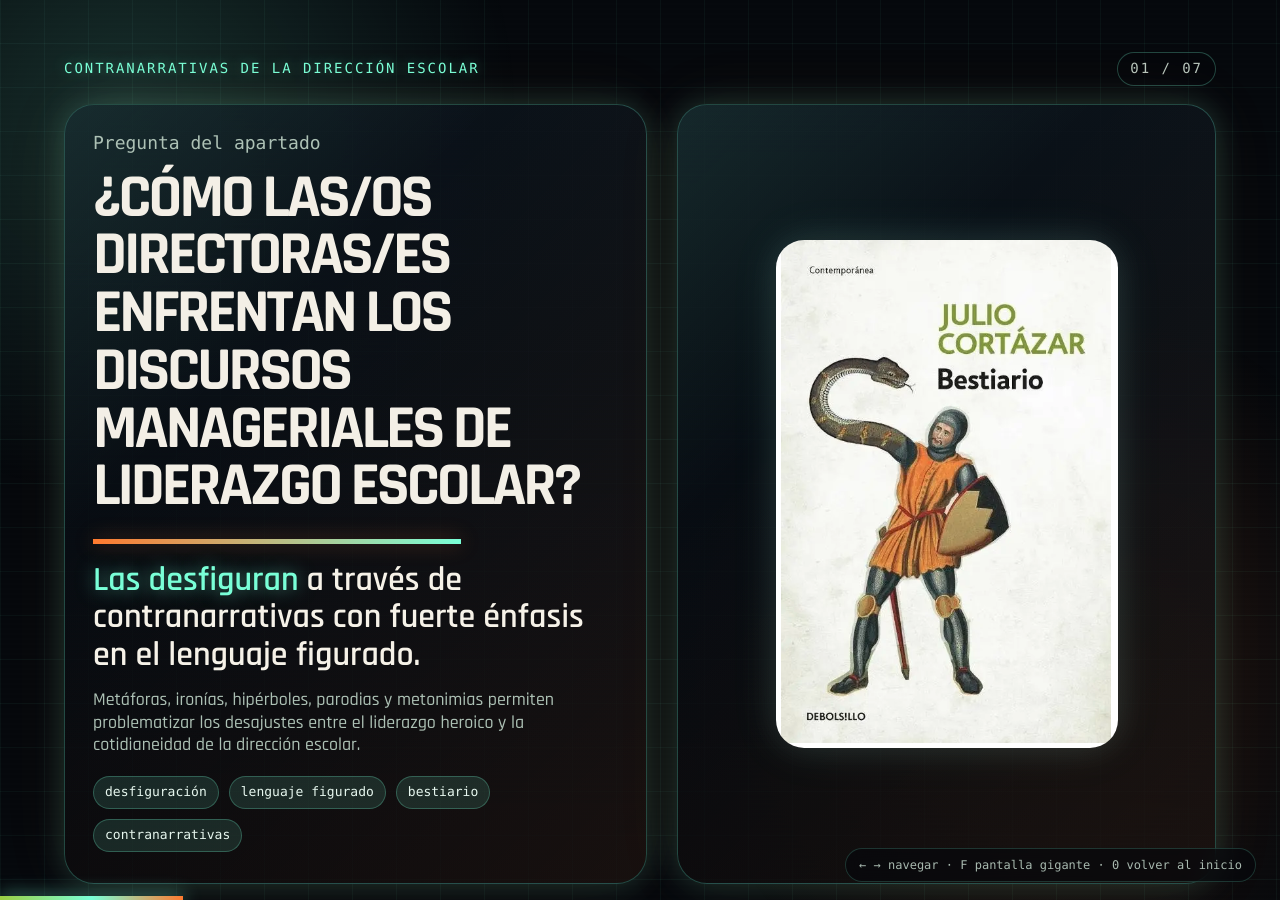
<file: assets_gema05/bestiario_contranarrativas.html>
<!DOCTYPE html>
<html lang="es">
<head>
<meta charset="utf-8" />
<meta name="viewport" content="width=device-width, initial-scale=1" />
<title>Bestiario de la dirección escolar · Contranarrativas</title>
<link rel="preconnect" href="https://fonts.googleapis.com">
<link rel="preconnect" href="https://fonts.gstatic.com" crossorigin>
<link href="https://fonts.googleapis.com/css2?family=Rajdhani:wght@400;500;600;700&display=swap" rel="stylesheet">
<style>
:root{
  --bg:#05080c; --paper:#f3efe6; --neon:#79ffd7; --green:#9ccf42; --orange:#ff7a2f; --cyan:#42d9ff; --amber:#ffc857; --muted:#b9c7be;
  --line:rgba(121,255,215,.26); --shadow:0 0 30px rgba(121,255,215,.18),0 0 70px rgba(255,122,47,.07);
  --font:"Rajdhani", ui-sans-serif, system-ui, -apple-system, BlinkMacSystemFont, "Segoe UI", Roboto, Arial, sans-serif;
  --mono: ui-monospace, SFMono-Regular, Menlo, Consolas, monospace;
}
*{box-sizing:border-box}
html,body{height:100%;margin:0;background:var(--bg);font-family:var(--font);color:var(--paper);overflow:hidden;font-feature-settings:"kern" 1;text-rendering:geometricPrecision}
body:before{content:"";position:fixed;inset:0;pointer-events:none;z-index:0;
  background:
    radial-gradient(circle at 10% 12%, rgba(121,255,215,.15), transparent 28%),
    radial-gradient(circle at 82% 74%, rgba(255,122,47,.12), transparent 30%),
    linear-gradient(90deg, rgba(121,255,215,.045) 1px, transparent 1px),
    linear-gradient(0deg, rgba(121,255,215,.045) 1px, transparent 1px);
  background-size:auto,auto,44px 44px,44px 44px;
}
body:after{content:"";position:fixed;inset:0;pointer-events:none;z-index:1;opacity:.17;
  background:repeating-linear-gradient(0deg,rgba(255,255,255,.08) 0px,rgba(255,255,255,.08) 1px,transparent 2px,transparent 5px);
  mix-blend-mode:overlay;
}
.deck{position:relative;z-index:2;width:100vw;height:100vh;perspective:1600px}
.slide{position:absolute;inset:0;padding:52px 64px 42px;opacity:0;transform:translateX(6vw) scale(.975) rotateX(10deg);filter:blur(10px);transition:opacity .44s ease, transform .62s cubic-bezier(.19,1,.22,1), filter .46s ease;display:none}
.slide.active{display:block;opacity:1;transform:translateX(0) scale(1) rotateX(0deg);filter:blur(0)}
.topbar{display:flex;align-items:center;justify-content:space-between;margin-bottom:18px;color:var(--muted);font-size:14px;letter-spacing:.14em;text-transform:uppercase;font-family:var(--mono)}
.kicker{color:var(--neon);text-shadow:0 0 14px rgba(121,255,215,.44)}
.counter{border:1px solid var(--line);padding:8px 12px;border-radius:999px;background:rgba(5,8,12,.45)}
h2{font-size:clamp(36px,4.2vw,60px);line-height:.98;margin:0 0 18px;font-weight:700;letter-spacing:-.03em;text-transform:uppercase}
h3{font-size:26px;margin:0 0 10px;text-transform:uppercase;letter-spacing:-.02em}
p{font-size:24px;line-height:1.25;color:#dbe5de;margin:0 0 15px;font-weight:500}
.small{font-size:18px;color:#adc1b5} .tiny{font-size:13px;color:#9eb0a5} .miniHint{font-family:var(--mono);font-size:12px;color:#9cb0a3}
.mono{font-family:var(--mono)} .neon{color:var(--neon);text-shadow:0 0 18px rgba(121,255,215,.52)} .orange{color:var(--orange);text-shadow:0 0 18px rgba(255,122,47,.42)} .green{color:var(--green);text-shadow:0 0 18px rgba(156,207,66,.45)}
.panel{background:linear-gradient(180deg, rgba(12,19,27,.88), rgba(6,9,13,.78));border:1px solid var(--line);box-shadow:var(--shadow);border-radius:30px;padding:28px;position:relative;overflow:hidden;backdrop-filter:blur(12px)}
.panel:before{content:"";position:absolute;inset:-1px;background:linear-gradient(135deg,rgba(121,255,215,.14),transparent 32%,rgba(255,122,47,.10));pointer-events:none;opacity:.7} .panel>*{position:relative;z-index:1}
.hero{display:grid;grid-template-columns:1.04fr .96fr;gap:30px;height:calc(100vh - 120px)}
.question{font-size:clamp(38px,4.8vw,72px);font-weight:700;line-height:.94;letter-spacing:-.05em;text-transform:uppercase;max-width:980px}
.answer{font-size:34px;line-height:1.1;max-width:900px;color:#f6f2e8;font-weight:600}
.slash{height:5px;width:70%;background:linear-gradient(90deg,var(--orange),var(--neon));margin:22px 0 18px;box-shadow:0 0 20px rgba(255,122,47,.35)}
.coverWrap{display:grid;place-items:center;height:100%}
.coverImg{max-width:100%;max-height:100%;border-radius:28px;box-shadow:0 0 34px rgba(255,255,255,.08), 0 0 48px rgba(121,255,215,.10)}
.keywords{display:flex;flex-wrap:wrap;gap:10px;margin-top:18px} .tag{font-family:var(--mono);font-size:13px;padding:8px 11px;border-radius:999px;background:rgba(121,255,215,.12);border:1px solid rgba(121,255,215,.25);color:#e7f7ef}
.repertory{display:grid;grid-template-columns:1.03fr .97fr;gap:28px;height:calc(100vh - 118px)}
.bigN{font-size:126px;font-weight:700;line-height:.82;letter-spacing:-.08em;color:var(--neon);text-shadow:0 0 24px rgba(121,255,215,.55)}
.captionN{font-size:22px;color:#ecf5f0;max-width:320px;font-weight:600}
.exampleCloud{display:grid;grid-template-columns:repeat(2,1fr);gap:12px;margin-top:18px} .specimen{border:1px solid rgba(121,255,215,.18);background:rgba(243,239,230,.05);border-radius:18px;padding:14px;min-height:98px} .specimen strong{display:block;font-size:22px;color:#fff;margin-bottom:6px;font-weight:700;line-height:1.02} .specimen span{font-size:15px;color:#bbcbc1;line-height:1.18;font-weight:500}
.chartGrid{display:grid;grid-template-rows:1fr 1fr;gap:18px;height:100%} .chartPanel{display:grid;grid-template-columns:1fr;gap:10px} .chartTitle{font-size:22px;text-transform:uppercase;color:#fff;margin:0;font-weight:700;letter-spacing:-.02em}
.chart{height:100%;border:1px solid var(--line);border-radius:24px;padding:18px;background:rgba(6,9,13,.42)} .chart svg{width:100%;height:100%;overflow:visible}.stackLabel{font-family:var(--mono);font-size:12px;fill:#f3efe6}.stackValue{font-family:var(--mono);font-size:11px;fill:#fff;font-weight:700}.stackTotal{font-family:var(--mono);font-size:12px;fill:#f3efe6;font-weight:700}.stackPct{font-family:var(--mono);font-size:10px;fill:rgba(255,255,255,.88);font-weight:700}
.legend{display:flex;flex-wrap:wrap;gap:12px} .legend div{font-size:14px;color:#e2ece4;font-weight:600} .dot{display:inline-block;width:11px;height:11px;border-radius:50%;margin-right:6px;vertical-align:-1px}
.puzzleStage{display:grid;grid-template-columns:1.06fr .94fr;gap:28px;align-items:center;height:calc(100vh - 118px)}
.puzzle{position:relative;height:560px;filter:drop-shadow(0 0 32px rgba(121,255,215,.15))}
.piece{position:absolute;width:286px;height:186px;padding:24px 24px 18px;cursor:pointer;transition:transform .28s, filter .28s, opacity .28s;background:linear-gradient(135deg,rgba(17,38,43,.94),rgba(6,9,13,.92));border:1px solid rgba(121,255,215,.35);clip-path:polygon(0 0,84% 0,100% 24%,86% 50%,100% 100%,0 100%,14% 76%,0 50%);border-radius:20px;box-shadow:0 0 24px rgba(121,255,215,.1)}
.piece:hover{transform:translateY(-6px) scale(1.02);filter:brightness(1.18)} .piece h3{font-size:31px;line-height:.95;font-weight:700} .piece p{font-size:16px;color:#cfddd3;font-weight:500;line-height:1.14} .piece .num{font-family:var(--mono);font-size:12px;color:var(--orange);letter-spacing:.12em} .piece .pct{font-size:46px;font-weight:700;color:#fff;letter-spacing:-.05em;line-height:1}
.p1{left:14px;top:26px} .p2{left:328px;top:26px;background:linear-gradient(135deg,rgba(67,52,19,.95),rgba(6,9,13,.92));border-color:rgba(255,200,87,.42)} .p3{left:171px;top:252px;background:linear-gradient(135deg,rgba(60,29,20,.95),rgba(6,9,13,.92));border-color:rgba(255,122,47,.45)}
.sideInfo h2{margin-bottom:12px} 
.traits{display:grid;grid-template-columns:repeat(2,1fr);gap:14px;margin-top:16px} .trait{padding:20px;border-radius:22px;background:rgba(243,239,230,.05);border:1px solid rgba(121,255,215,.18);min-height:132px} .trait h4{font-size:21px;margin:0 0 8px;color:#fff;text-transform:uppercase;letter-spacing:.02em;font-weight:700} .trait p{font-size:18px;color:#d0ddd5;line-height:1.18;margin:0;font-weight:500}
.dimensionGrid{display:grid;grid-template-columns:.96fr 1.04fr;gap:28px;height:calc(100vh - 118px)}
.dimensionHead{display:grid;grid-template-columns:auto 1fr;gap:20px;align-items:start} .dimensionPct{font-size:96px;font-weight:700;line-height:.82;letter-spacing:-.08em;color:var(--neon);text-shadow:0 0 22px rgba(121,255,215,.45)} .dimensionPct.orange{color:var(--orange);text-shadow:0 0 22px rgba(255,122,47,.45)} .dimensionPct.green{color:var(--green);text-shadow:0 0 22px rgba(156,207,66,.45)}
.subcount{font-family:var(--mono);font-size:13px;color:#a8b8af;letter-spacing:.12em;text-transform:uppercase}
.examplesSmall{display:grid;grid-template-columns:1fr 1fr;gap:14px;margin-top:16px} .exSmall{padding:16px 18px;border-radius:18px;background:rgba(255,255,255,.04);border:1px solid rgba(255,255,255,.09)} .exSmall .etype{font-family:var(--mono);font-size:11px;color:var(--orange);text-transform:uppercase;letter-spacing:.14em} .exSmall .text{font-size:20px;font-weight:700;color:#fff;margin:7px 0 7px;line-height:1.05} .exSmall .desc{font-size:15px;color:#b7c8bf;line-height:1.18;font-weight:500}
.center{display:grid;place-items:center;height:calc(100vh - 120px)}
.conclusionGrid{display:grid;grid-template-columns:repeat(2,1fr);gap:18px;margin-top:22px} .conc{padding:20px;border-radius:24px;background:rgba(14,22,31,.76);border:1px solid var(--line);min-height:200px;opacity:.18;transform:translateY(18px);transition:.35s} .conc.show{opacity:1;transform:translateY(0)} .conc h3{color:var(--neon);font-size:24px;font-weight:700;line-height:1} .conc p{font-size:19px;font-weight:500;line-height:1.15}
.bigStatement{font-size:38px;line-height:1.02;font-weight:700;letter-spacing:-.03em;max-width:1160px}
.controls{position:fixed;z-index:18;right:24px;bottom:18px;font-family:var(--mono);font-size:12px;color:#a8b9af;border:1px solid rgba(121,255,215,.18);background:rgba(5,8,12,.62);border-radius:999px;padding:9px 13px;backdrop-filter:blur(8px)}
.progress{position:fixed;z-index:19;left:0;bottom:0;height:4px;background:linear-gradient(90deg,var(--green),var(--neon),var(--orange));box-shadow:0 0 18px var(--neon);width:0%;transition:width .3s ease}
.toast{position:fixed;z-index:30;left:50%;bottom:60px;transform:translateX(-50%) translateY(18px);background:rgba(5,8,12,.84);border:1px solid var(--line);border-radius:18px;padding:12px 18px;color:var(--paper);font-family:var(--mono);opacity:0;transition:.25s;box-shadow:var(--shadow)} .toast.show{opacity:1;transform:translateX(-50%) translateY(0)} #puzzleInfo .traits{grid-template-columns:1fr;} #puzzleInfo .trait{min-height:118px;} #puzzleInfo .trait h4{font-size:23px} #puzzleInfo .trait p{font-size:19px} .term{color:var(--neon);text-shadow:0 0 16px rgba(121,255,215,.42)} .term2{color:var(--orange);text-shadow:0 0 16px rgba(255,122,47,.32)} .fxOverlay{position:fixed;inset:0;pointer-events:none;z-index:24;opacity:0;background:linear-gradient(90deg,rgba(121,255,215,.02),rgba(121,255,215,.14),rgba(255,122,47,.1),rgba(5,8,12,.0)), repeating-linear-gradient(0deg,rgba(255,255,255,.08) 0px,rgba(255,255,255,.08) 2px,transparent 3px,transparent 7px);mix-blend-mode:screen} .fxOverlay.show{animation:plateFx .56s ease both} @keyframes plateFx{0%{opacity:0;transform:translateX(-14%) skewX(-12deg)} 20%{opacity:.82} 55%{opacity:.42;transform:translateX(5%) skewX(0deg)} 100%{opacity:0;transform:translateX(14%) skewX(8deg)}}
@media (max-width: 1100px){ .hero,.repertory,.puzzleStage,.dimensionGrid{grid-template-columns:1fr;height:auto} .slide{overflow:auto} .puzzle{height:620px} .p1{left:10px;top:12px} .p2{left:220px;top:24px} .p3{left:90px;top:232px} }
</style>
</head>
<body>
<div class="deck">
  <section class="slide">
    <div class="topbar"><span class="kicker">Contranarrativas de la dirección escolar</span><span class="counter">01 / 07</span></div>
    <div class="hero">
      <div class="panel">
        <p class="small mono">Pregunta del apartado</p>
        <div class="question">¿Cómo las/os directoras/es enfrentan los discursos manageriales de liderazgo escolar?</div>
        <div class="slash"></div>
        <div class="answer"><span class="neon">Las desfiguran</span> a través de contranarrativas con fuerte énfasis en el lenguaje figurado.</div>
        <p class="small" style="margin-top:16px">Metáforas, ironías, hipérboles, parodias y metonimias permiten problematizar los desajustes entre el liderazgo heroico y la cotidianeidad de la dirección escolar.</p>
        <div class="keywords"><span class="tag">desfiguración</span><span class="tag">lenguaje figurado</span><span class="tag">bestiario</span><span class="tag">contranarrativas</span></div>
      </div>
      <div class="panel coverWrap"><img class="coverImg" src="[data-uri]" alt="Tapa de Bestiario de Julio Cortázar"/></div>
    </div>
  </section>

  <section class="slide">
    <div class="topbar"><span class="kicker">Repertorio empírico de figuras</span><span class="counter">02 / 07</span></div>
    <div class="repertory">
      <div class="panel">
        <div style="display:grid;grid-template-columns:280px 1fr;gap:26px;align-items:center;height:100%">
          <div>
            <div class="bigN">124</div>
            <div class="captionN">figuras retóricas identificadas en conversaciones, entrevistas y observaciones de campo.</div>
            <p class="small" style="margin-top:14px">Predominan las <b style="color:#fff">metáforas y analogías</b>: 89 casos, 71,8% del corpus.</p>
          </div>
          <div>
            <h2>Bestiario de la <span class="green">dirección escolar</span></h2>
            <p>El repertorio figurado reúne problematizaciones, críticas, fugas y modos de tomar posición frente a la dirección escolar contemporánea.</p>
          </div>
        </div>
      </div>
      <div class="chartGrid">
        <div class="panel chartPanel">
          <h3 class="chartTitle">Tabla Nº1 · Categorías temáticas por escuela</h3>
          <div class="chart" id="chartSchools"></div>
          <div class="legend"><div><span class="dot" style="background:#79ffd7"></span>Extenuaciones</div><div><span class="dot" style="background:#9ccf42"></span>Identidades</div><div><span class="dot" style="background:#ff7a2f"></span>Tensiones</div></div><div class="tiny">Fuente: elaboración propia</div>
        </div>
        <div class="panel chartPanel">
          <h3 class="chartTitle">Tabla Nº2 · Tipos de figuras retóricas por escuela</h3>
          <div class="chart" id="chartTypes"></div>
          <div class="legend"><div><span class="dot" style="background:#79ffd7"></span>Metáforas-Analogías</div><div><span class="dot" style="background:#9ccf42"></span>Hipérboles</div><div><span class="dot" style="background:#ff7a2f"></span>Ironías-parodias</div><div><span class="dot" style="background:#ffc857"></span>Metonimias y otros</div></div><div class="tiny">Fuente: elaboración propia</div>
        </div>
      </div>
    </div>
  </section>

  <section class="slide">
    <div class="topbar"><span class="kicker">Tres dimensiones de lectura</span><span class="counter">03 / 07</span></div>
    <div class="puzzleStage">
      <div class="panel puzzle">
        <div class="piece p1" data-goto="3" style="z-index:3">
          <div class="num">PIEZA 01</div><div class="pct">40,3%</div>
          <h3>Extenuaciones directivas</h3>
          <p>50 figuras. Agotamiento extremo, desgaste físico-psíquico y presión sistémica.</p>
        </div>
        <div class="piece p2" data-goto="4" style="z-index:2">
          <div class="num">PIEZA 02</div><div class="pct">36,2%</div>
          <h3>Identidades y posicionamientos</h3>
          <p>45 figuras. Autopercepción, estilos de dirección y posicionamientos ético-políticos.</p>
        </div>
        <div class="piece p3" data-goto="5" style="z-index:1">
          <div class="num">PIEZA 03</div><div class="pct">23,4%</div>
          <h3>Tensiones sociopolíticas</h3>
          <p>29 figuras. Accountability, desigualdad socioterritorial y políticas contradictorias.</p>
        </div>
      </div>
      <div class="panel sideInfo" id="puzzleInfo">
        <h2>Tres <span class="neon">categorías</span> de análisis</h2>
        <p>El corpus se organiza inductivamente en tres zonas de fricción donde el lenguaje figurado se intensifica y permite problematizar la dirección escolar.</p>
        <div class="traits">
          <div class="trait"><h4>Extenuaciones directivas</h4><p>Nombran y conceptualizan el desgaste, la sobrecarga, la presión sistémica y el impacto corporal del cargo.</p></div>
          <div class="trait"><h4>Identidades directivas</h4><p>Producen autopercepciones, estilos de conducción y posiciones frente al deber ser del liderazgo.</p></div>
          <div class="trait"><h4>Tensiones sociopolíticas</h4><p>Exponen roces con supervisión, familias, comunidad, políticas educativas y condiciones de desigualdad.</p></div>
        </div>
        <p class="small" style="margin-top:14px">Las figuras no solo narran una experiencia: también toman posición frente a los discursos que buscan narrar la dirección desde afuera.</p>
      </div>
    </div>
  </section>

  <section class="slide">
    <div class="topbar"><span class="kicker">Pieza 01</span><span class="counter">04 / 07</span></div>
    <div class="dimensionGrid">
      <div class="panel">
        <div class="dimensionHead"><div><div class="dimensionPct">40,3</div><div class="subcount">50 figuras</div></div><div><h2>Extenuaciones <span class="neon">directivas</span></h2><p>Figuras que articulan agotamiento extremo, desgaste físico y psíquico, sobrecarga laboral y presión sistémica.</p></div></div>
        <div class="traits">
          <div class="trait"><h4>Presión incontenible</h4><p>El sistema se figura como fuerza externa e inmanejable: tormentas, cajas caóticas, multiversos y tiranías.</p></div>
          <div class="trait"><h4>Lucha permanente</h4><p>La gestión diaria aparece como defensa reactiva, esfuerzo fútil o trabajo en un medio espeso.</p></div>
          <div class="trait"><h4>Afección encarnada</h4><p>El desgaste se expresa como locura, cuerpo al límite, detonación o miseria física.</p></div>
          <div class="trait"><h4>Imaginarios poshumanos</h4><p>La finitud directiva se tensiona con figuras de clonación, conectividad permanente y subjetividades aumentadas.</p></div>
        </div>
      </div>
      <div class="panel">
        <h3>Ejemplos</h3>
        <div class="examplesSmall">
          <div class="exSmall"><div class="etype">Gorriti / presión sistémica</div><div class="text">“<span class="term">Vendaval de presión</span>”.</div><div class="desc">La coacción del sistema se vuelve fenómeno natural incontenible.</div></div>
          <div class="exSmall"><div class="etype">Pizarnik / gestión caótica</div><div class="text">“<span class="term2">Caja de pandora</span>”.</div><div class="desc">La gestión cotidiana aparece como fuente de sorpresas caóticas.</div></div>
          <div class="exSmall"><div class="etype">Walsh / esfuerzo fútil</div><div class="text">“<span class="term">Remando en dulce de leche repostero</span>”.</div><div class="desc">Esfuerzo enorme, avance mínimo y medio denso que ralentiza toda acción.</div></div>
          <div class="exSmall"><div class="etype">Gorriti / defensa reactiva</div><div class="text">“<span class="term2">Atajamos penales todo el día</span>”.</div><div class="desc">La dirección se narra como respuesta defensiva y permanente ante urgencias.</div></div>
          <div class="exSmall"><div class="etype">Pizarnik / afección subjetiva</div><div class="text">“<span class="term">Me vuelven loca</span>”.</div><div class="desc">La “locura” señala el desajuste entre racionalidad managerial y vida escolar.</div></div>
          <div class="exSmall"><div class="etype">Pizarnik / conectividad</div><div class="text">“Mi teléfono parece el <span class="term2">0800-Alfredo</span>”.</div><div class="desc">La disponibilidad permanente expande la función directiva más allá de tiempos y espacios escolares.</div></div>
        </div>
      </div>
    </div>
  </section>

  <section class="slide">
    <div class="topbar"><span class="kicker">Pieza 02</span><span class="counter">05 / 07</span></div>
    <div class="dimensionGrid">
      <div class="panel">
        <div class="dimensionHead"><div><div class="dimensionPct green">36,2</div><div class="subcount">45 figuras</div></div><div><h2>Identidades y <span class="green">posicionamientos</span></h2><p>Figuras que producen autopercepción profesional, estilos de conducción, creencias y posicionamientos ético-políticos.</p></div></div>
        <div class="traits">
          <div class="trait"><h4>Práctica concreta</h4><p>La identidad se ancla en administrar lo escaso, resolver lo inmediato y habitar la institución.</p></div>
          <div class="trait"><h4>Modelos alternativos</h4><p>La dirección se figura como arte, coro, acompañamiento o composición sensible, lejos de la técnica gerencial.</p></div>
          <div class="trait"><h4>Desarme del líder heroico</h4><p>Las figuras discuten la autosuficiencia, la omnipotencia y el control absoluto.</p></div>
          <div class="trait"><h4>Posicionamiento ético-político</h4><p>Las figuras trazan fronteras frente a la escuela-empresa y la responsabilización individual.</p></div>
        </div>
      </div>
      <div class="panel">
        <h3>Ejemplos</h3>
        <div class="examplesSmall">
          <div class="exSmall"><div class="etype">Pizarnik / práctica concreta</div><div class="text">“<span class="term">Soy la almacenera</span>”.</div><div class="desc">La dirección se nombra desde la administración cercana de recursos escasos y demandas inmediatas.</div></div>
          <div class="exSmall"><div class="etype">Walsh / simultaneidad imposible</div><div class="text">“No se puede estar en <span class="term2">la misa y en la procesión llevando el candelero</span>”.</div><div class="desc">La analogía marca la imposibilidad de sostener actividades simultáneas e implicadas entre sí.</div></div>
          <div class="exSmall"><div class="etype">Gorriti / modelo alternativo</div><div class="text">“Conducir la escuela es como <span class="term">dirigir un coro góspel</span>”.</div><div class="desc">La conducción se vuelve articulación sensible de una polifonía de sujetos.</div></div>
          <div class="exSmall"><div class="etype">Walsh / crisis institucional</div><div class="text">“<span class="term2">Capitán del Titanic</span>”.</div><div class="desc">Imagen trágica e irónica del lugar asignado a la conducción frente a crisis inabordables.</div></div>
          <div class="exSmall"><div class="etype">Gorriti / antiheroísmo</div><div class="text">“Te hinchan tanto con la cuestión del liderazgo que en un momento te preguntás: <span class="term">¿Qué soy? ¿Moisés?</span>”.</div><div class="desc">Parodia del liderazgo salvacionista y de la expectativa redentora.</div></div>
          <div class="exSmall"><div class="etype">Pizarnik / frontera ética</div><div class="text">“<span class="term2">Esto no es una empresa, es una escuela</span>”.</div><div class="desc">La antítesis delimita un posicionamiento frente a los marcos empresariales.</div></div>
        </div>
      </div>
    </div>
  </section>

  <section class="slide">
    <div class="topbar"><span class="kicker">Pieza 03</span><span class="counter">06 / 07</span></div>
    <div class="dimensionGrid">
      <div class="panel">
        <div class="dimensionHead"><div><div class="dimensionPct orange">23,4</div><div class="subcount">29 figuras</div></div><div><h2>Tensiones <span class="orange">sociopolíticas</span></h2><p>Figuras que tematizan relaciones críticas con supervisión, familias, comunidad, gremios, políticas educativas y desigualdades socioterritoriales.</p></div></div>
        <div class="traits">
          <div class="trait"><h4>Accountability y amenaza</h4><p>Los incidentes se engrandecen y se vuelven pruebas sobre la capacidad directiva de conducir.</p></div>
          <div class="trait"><h4>Burocracia sin apoyo</h4><p>La supervisión puede aparecer como control documental distante de la vida pedagógica y comunitaria.</p></div>
          <div class="trait"><h4>Políticas contradictorias</h4><p>Las reformas se narran como promesas difíciles de encajar en condiciones institucionales reales.</p></div>
          <div class="trait"><h4>Desigualdad y comunidad</h4><p>La escuela asume cuidados, seguridades y luchas por reconocimiento en territorios desiguales.</p></div>
        </div>
      </div>
      <div class="panel">
        <h3>Ejemplos</h3>
        <div class="examplesSmall">
          <div class="exSmall"><div class="etype">Walsh / amenaza desproporcionada</div><div class="text">“Si les dejás que te hagan esto ahora, después te construyen la <span class="term2">bomba atómica</span>”.</div><div class="desc">La hipérbole muestra cómo un hecho puntual puede convertirse en amenaza institucional total.</div></div>
          <div class="exSmall"><div class="etype">Walsh / supervisión distante</div><div class="text">“Puede pasar un <span class="term">tren</span> por al costado y la inspectora no me da bolilla”.</div><div class="desc">La imagen deconstruye la legitimidad del control burocrático cuando no acompaña lo que ocurre en la escuela.</div></div>
          <div class="exSmall"><div class="etype">Walsh / suplencia estatal</div><div class="text">“Tenemos que <span class="term2">patrullar el barrio</span> porque la policía no lo hace”.</div><div class="desc">La seguridad, obligación estatal, se desplaza hacia tareas de cuidado asumidas por la escuela y la comunidad.</div></div>
          <div class="exSmall"><div class="etype">Gorriti / reforma y encastre</div><div class="text">“Acomodar los horarios es como jugar al <span class="term">Tetris</span>”.</div><div class="desc">La puesta en acto del régimen académico se narra como un encaje difícil entre reglas, tiempos y cuerpos.</div></div>
          <div class="exSmall"><div class="etype">Pizarnik / justicia social</div><div class="text">“Este lugar es un <span class="term2">puente para militar un poco de justicia social</span>”.</div><div class="desc">La dirección se configura como compromiso comunitario y subjetividad politizada.</div></div>
          <div class="exSmall"><div class="etype">Pizarnik / escuela-barrio</div><div class="text">“Cuando una escuela se levanta, <span class="term">se levanta el barrio</span>”.</div><div class="desc">La metáfora enlaza transformación institucional y reconocimiento comunitario.</div></div>
        </div>
      </div>
    </div>
  </section>

  <section class="slide">
    <div class="topbar"><span class="kicker"></span><span class="counter">07 / 07</span></div>
    <div class="center">
      <div class="panel" style="max-width:1260px;width:100%">
        <h2>Algunos elementos <span class="neon">claves</span></h2>
        <div class="conclusionGrid">
          <div class="conc" data-step="1"><h3>1. Desfiguran narrativas dominantes</h3><p>Las figuras tuercen y trastocan los discursos manageriales para mostrar sus excesos, omisiones e inadecuación cotidiana.</p></div>
          <div class="conc" data-step="2"><h3>2. Refiguran otros modos de dirigir</h3><p>No hacen curaduría del liderazgo gerencial: lo interrumpen, lo incomodan y componen formas menos solitarias, menos prescriptas y más colectivas.</p></div>
          <div class="conc" data-step="3"><h3>3. Narran cuando lo literal no alcanza</h3><p>Cuando el decir directo resulta insuficiente o riesgoso, la retórica permite expresar tensiones, malestares y contradicciones de la tarea directiva.</p></div>
          <div class="conc" data-step="4"><h3>4. Producen subjetividades críticas</h3><p>Las figuras no solo nombran tensiones: las conceptualizan, permiten tomar posición y disputan lo que se dice sobre la dirección escolar.</p></div>
        </div>
      </div>
    </div>
  </section>
</div>
<div class="fxOverlay" id="fxOverlay"></div>
<div class="controls">← → navegar · F pantalla gigante · 0 volver al inicio</div>
<div class="progress" id="progress"></div>
<div class="toast" id="toast"></div>
<script>
const slides=[...document.querySelectorAll('.slide')];
let idx=0; const progress=document.getElementById('progress'); const toast=document.getElementById('toast'); const fxOverlay=document.getElementById('fxOverlay');
const finalSlideIndex=6; let finalStep=0; const finalMax=4;
function showToast(t){toast.textContent=t;toast.classList.add('show');setTimeout(()=>toast.classList.remove('show'),1200)}
function playFx(){fxOverlay.classList.remove('show'); void fxOverlay.offsetWidth; fxOverlay.classList.add('show');}
function updateFinal(){document.querySelectorAll('.conc').forEach(c=>c.classList.toggle('show', +c.dataset.step <= finalStep));}
function render(){slides.forEach((s,i)=>s.classList.toggle('active',i===idx));progress.style.width=((idx+1)/slides.length*100)+'%';updateFinal();}
function next(){if(idx===finalSlideIndex && finalStep<finalMax){finalStep++;updateFinal();return;} playFx(); idx=Math.min(slides.length-1,idx+1);render();}
function prev(){if(idx===finalSlideIndex && finalStep>0){finalStep--;updateFinal();return;} playFx(); idx=Math.max(0,idx-1);render();}
function home(){playFx(); idx=0;finalStep=0;render(); if(document.fullscreenElement)document.exitFullscreen?.(); showToast('Inicio');}
function toggleFull(){if(!document.fullscreenElement){document.documentElement.requestFullscreen?.();showToast('Pantalla gigante');}else{document.exitFullscreen?.();showToast('Salir de pantalla gigante');}}
document.addEventListener('keydown',e=>{if(['ArrowRight','ArrowDown','PageDown',' '].includes(e.key)){e.preventDefault();next();} if(['ArrowLeft','ArrowUp','PageUp','Backspace'].includes(e.key)){e.preventDefault();prev();} if(e.key.toLowerCase()==='f'){toggleFull();} if(e.key==='0'){home();}});
document.querySelectorAll('.piece').forEach(p=>p.addEventListener('click',()=>{
  const target=+p.dataset.goto;
  const info={
    3:{title:'Extenuaciones directivas', text:'50 figuras · 40,3%. Ponen en primer plano el cansancio, el desborde, la simultaneidad de demandas y el cuerpo afectado.', traits:['desgaste y urgencia','finitud corporal','sobrecarga funcional','trabajo emocional']},
    4:{title:'Identidades y posicionamientos', text:'45 figuras · 36,2%. Reescriben quién dirige: antiheroísmo, humor, ironía, repertorios menores y apertura posthumana.', traits:['antiheroísmo','autodescripción crítica','posthumanismo','frontera ética']},
    5:{title:'Tensiones sociopolíticas', text:'29 figuras · 23,4%. Hacen visible la convivencia entre autonomía regulada, accountability, micropolítica y desigualdad.', traits:['autonomía regulada','control burocrático','responsabilización','negociación situada']}
  }[target];
  document.getElementById('puzzleInfo').innerHTML=`<h2>${info.title}</h2><p>${info.text}</p><div class="traits">${info.traits.map(t=>`<div class="trait"><h4>${t}</h4><p>&nbsp;</p></div>`).join('')}</div>`;
}));
function svgStackedBars(elId, groups, colors){
 const el=document.getElementById(elId), W=640, H=232;
 const pad={l:90,r:18,t:16,b:18};
 const innerW=W-pad.l-pad.r, rowH=(H-pad.t-pad.b)/groups.length;
 let svg=`<svg viewBox="0 0 ${W} ${H}" role="img">`;
 svg += `<g stroke="rgba(243,239,230,.13)">${Array.from({length:5},(_,i)=>{const x=pad.l+i*innerW/4;return `<line x1="${x}" y1="${pad.t}" x2="${x}" y2="${H-pad.b}"/>`;}).join('')}</g>`;
 groups.forEach((g,i)=>{
   const total=g.values.reduce((a,b)=>a+b,0);
   const y=pad.t+i*rowH+10, bh=rowH-18;
   svg += `<text class="stackLabel" x="${pad.l-10}" y="${y+bh/2+5}" text-anchor="end">${g.label}</text>`;
   let x=pad.l;
   g.values.forEach((v,j)=>{
     const w=innerW*(v/total);
     svg += `<rect x="${x}" y="${y}" width="${w}" height="${bh}" rx="${j===0?8:0}" fill="${colors[j]}"/>`;
     if(w>48){ svg += `<text class="stackValue" x="${x+w/2}" y="${y+bh/2-1}" text-anchor="middle">${v}</text><text class="stackPct" x="${x+w/2}" y="${y+bh/2+11}" text-anchor="middle">${g.pcts[j]}</text>`; }
     x += w;
   });
   svg += `<text class="stackTotal" x="${W-pad.r}" y="${y+bh/2+5}" text-anchor="end">${total}</text>`;
 });
 svg += `</svg>`;
 el.innerHTML=svg;
}
svgStackedBars('chartSchools',[
 {label:'Walsh', values:[18,16,11], pcts:['40,0%','35,6%','24,4%']},
 {label:'Pizarnik', values:[7,7,5], pcts:['36,8%','36,8%','26,3%']},
 {label:'Gorriti', values:[25,22,13], pcts:['41,7%','36,7%','21,7%']},
 {label:'Totales', values:[50,45,29], pcts:['40,3%','36,2%','23,4%']}
],['#79ffd7','#9ccf42','#ff7a2f']);
svgStackedBars('chartTypes',[
 {label:'Walsh', values:[31,11,2,1], pcts:['68,9%','24,4%','4,4%','2,2%']},
 {label:'Pizarnik', values:[15,4,0,0], pcts:['78,9%','21,1%','0%','0%']},
 {label:'Gorriti', values:[43,11,3,3], pcts:['71,7%','18,3%','5,0%','5,0%']},
 {label:'Totales', values:[89,26,5,4], pcts:['71,8%','21,0%','4,0%','3,2%']}
],['#79ffd7','#9ccf42','#ff7a2f','#ffc857']);
render();
</script>
</body>
</html>
</file>
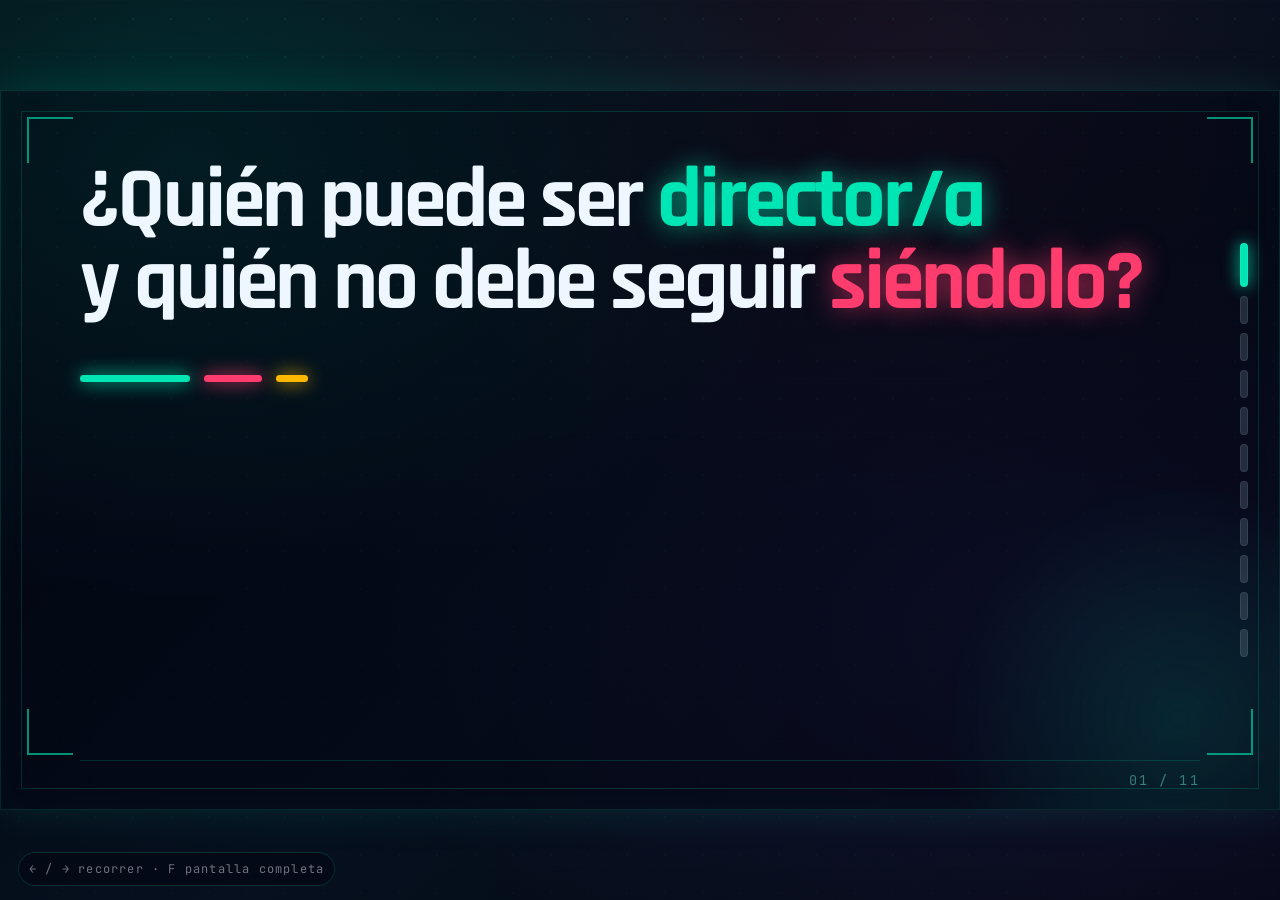
<file: assets_gema06/presentacion_directores.html>
<!DOCTYPE html>
<html lang="es">
<head>
<meta charset="utf-8" />
<meta name="viewport" content="width=device-width, initial-scale=1" />
<title>Presentación Directores — versión mejorada</title>
<link rel="preconnect" href="https://fonts.googleapis.com">
<link rel="preconnect" href="https://fonts.gstatic.com" crossorigin>
<link href="https://fonts.googleapis.com/css2?family=Rajdhani:wght@400;500;600;700&family=JetBrains+Mono:wght@400;600;700&display=swap" rel="stylesheet">
<style>
  :root{
    --bg:#030611;
    --bg2:#07111f;
    --panel:#0b1726;
    --panel2:#0e2034;
    --text:#eef7ff;
    --muted:#8ea8bd;
    --soft:#4e6478;
    --cyan:#00e5b4;
    --cyan2:#7fffe3;
    --rose:#ff3c6e;
    --amber:#ffb800;
    --violet:#8c5cff;
    --line:rgba(0,229,180,.28);
    --line2:rgba(255,255,255,.10);
    --shadow:0 0 42px rgba(0,229,180,.12), inset 0 0 38px rgba(0,229,180,.035);
    --fh:'Rajdhani', system-ui, sans-serif;
    --fm:'JetBrains Mono', ui-monospace, monospace;
  }
  *{box-sizing:border-box;margin:0;padding:0}
  html,body{width:100%;height:100%;overflow:hidden;background:var(--bg);color:var(--text);font-family:var(--fh)}
  body:before{
    content:"";position:fixed;inset:0;pointer-events:none;z-index:0;
    background:
      radial-gradient(ellipse at 14% 18%, rgba(0,229,180,.18), transparent 42%),
      radial-gradient(ellipse at 85% 70%, rgba(140,92,255,.12), transparent 48%),
      radial-gradient(ellipse at 70% 12%, rgba(255,60,110,.08), transparent 38%),
      linear-gradient(135deg,#030611 0%, #06101e 52%, #030611 100%);
  }
  body:after{
    content:"";position:fixed;inset:0;pointer-events:none;z-index:1;opacity:.55;
    background:
      radial-gradient(circle, rgba(0,229,180,.16) 1px, transparent 1.4px) 0 0/38px 38px,
      linear-gradient(rgba(255,255,255,.025) 1px, transparent 1px) 0 0/100% 54px;
    mask-image:linear-gradient(to bottom, rgba(0,0,0,.9), rgba(0,0,0,.35));
  }
  .deck{position:relative;width:100vw;height:100vh;z-index:2;display:grid;place-items:center;}
  .slide{
    position:absolute;width:min(100vw,177.777vh);height:min(56.25vw,100vh);aspect-ratio:16/9;
    padding:5.4% 6.2%;overflow:hidden;display:none;background:rgba(3,6,17,.48);
    border:1px solid rgba(0,229,180,.14);box-shadow:var(--shadow);
  }
  .slide.active{display:flex;animation:slideIn .45s ease both}
  @keyframes slideIn{from{opacity:0;transform:translateY(16px) scale(.992)}to{opacity:1;transform:none}}
  .slide:before{content:"";position:absolute;inset:20px;border:1px solid rgba(0,229,180,.16);pointer-events:none;}
  .slide:after{content:"";position:absolute;left:-30%;top:0;width:26%;height:2px;background:linear-gradient(90deg,transparent,rgba(127,255,227,.86),transparent);animation:scan 6s linear infinite;filter:drop-shadow(0 0 10px var(--cyan));}
  @keyframes scan{to{left:120%}}
  .corner{position:absolute;width:46px;height:46px;border-color:rgba(0,229,180,.62);border-style:solid;z-index:5;}
  .tl{left:26px;top:26px;border-width:2px 0 0 2px}.tr{right:26px;top:26px;border-width:2px 2px 0 0}.bl{left:26px;bottom:54px;border-width:0 0 2px 2px}.br{right:26px;bottom:54px;border-width:0 2px 2px 0}
  .hud{position:absolute;left:6.2%;right:6.2%;bottom:2.8%;display:flex;align-items:center;justify-content:space-between;border-top:1px solid rgba(0,229,180,.16);padding-top:10px;font-family:var(--fm);letter-spacing:.16em;font-size:clamp(12px,1.05vw,20px);color:rgba(127,255,227,.43);text-transform:uppercase;}
  .kicker{font-family:var(--fm);font-size:clamp(13px,1.2vw,24px);letter-spacing:.24em;color:var(--cyan);text-transform:uppercase;text-shadow:0 0 12px rgba(0,229,180,.45);font-weight:700;}
  h1{font-size:clamp(56px,6.7vw,126px);line-height:.96;font-weight:700;letter-spacing:-.035em;max-width:1300px;text-transform:none;}
  h2{font-size:clamp(48px,5.2vw,98px);line-height:1;font-weight:700;letter-spacing:-.025em;}
  h3{font-size:clamp(32px,3.2vw,60px);line-height:1.05;font-weight:700;}
  p{font-size:clamp(24px,2.3vw,42px);line-height:1.36;color:var(--muted);font-weight:500;}
  .cyan{color:var(--cyan);text-shadow:0 0 26px rgba(0,229,180,.65)}.rose{color:var(--rose);text-shadow:0 0 26px rgba(255,60,110,.65)}.amber{color:var(--amber);text-shadow:0 0 24px rgba(255,184,0,.55)}.violet{color:var(--violet);text-shadow:0 0 24px rgba(140,92,255,.55)}
  .rule{width:96px;height:7px;background:linear-gradient(90deg,var(--cyan),rgba(0,229,180,.15));box-shadow:0 0 22px rgba(0,229,180,.75);margin:30px 0 38px;}
  .title-block{position:relative;z-index:4;display:flex;flex-direction:column;gap:20px;max-width:1500px;}
  .accent-bars{display:flex;gap:14px;margin-top:30px}.accent-bars span{height:7px;border-radius:99px;display:block}.accent-bars span:nth-child(1){width:110px;background:var(--cyan);box-shadow:0 0 18px var(--cyan)}.accent-bars span:nth-child(2){width:58px;background:var(--rose);box-shadow:0 0 18px var(--rose)}.accent-bars span:nth-child(3){width:32px;background:var(--amber);box-shadow:0 0 18px var(--amber)}
  .two-col{display:grid;grid-template-columns:1fr 1fr;gap:34px;width:100%;align-items:stretch;}
  .card{position:relative;background:linear-gradient(180deg,rgba(14,32,52,.78),rgba(6,14,25,.82));border:1px solid rgba(0,229,180,.20);box-shadow:0 0 30px rgba(0,0,0,.22), inset 0 0 30px rgba(0,229,180,.03);padding:30px;border-radius:24px;overflow:hidden;}
  .card:before{content:"";position:absolute;inset:0;background:linear-gradient(135deg,rgba(0,229,180,.12),transparent 36%,rgba(255,255,255,.04));opacity:.55;pointer-events:none}
  .card.red{border-color:rgba(255,60,110,.30)}.card.red:before{background:linear-gradient(135deg,rgba(255,60,110,.13),transparent 36%,rgba(255,255,255,.035))}.card.amber{border-color:rgba(255,184,0,.32)}.card.violet{border-color:rgba(140,92,255,.32)}
  .num{font-family:var(--fm);font-size:clamp(15px,1.1vw,22px);letter-spacing:.22em;color:var(--cyan);font-weight:700;text-transform:uppercase}.card.red .num{color:var(--rose)}.card.amber .num{color:var(--amber)}.card.violet .num{color:var(--violet)}
  .card-title{font-size:clamp(32px,3vw,58px);font-weight:700;margin:14px 0 10px;line-height:1.02}.card small,.sub{font-size:clamp(20px,1.6vw,30px);line-height:1.28;color:var(--muted);font-weight:500}.tag{font-family:var(--fm);font-size:clamp(12px,.9vw,18px);letter-spacing:.18em;color:var(--bg);background:var(--cyan);padding:8px 12px;border-radius:999px;display:inline-flex;margin-top:18px;font-weight:700}.tag.red{background:var(--rose)}.tag.amber{background:var(--amber)}.tag.violet{background:var(--violet);color:#fff}
  .grid4{display:grid;grid-template-columns:repeat(4,1fr);gap:22px;width:100%;margin-top:46px}.grid4 .card{min-height:285px;display:flex;flex-direction:column;justify-content:space-between}.letter{font-size:clamp(52px,5vw,94px);font-weight:700;line-height:.8;}
  .chips{display:flex;flex-wrap:wrap;gap:16px;margin-top:34px}.chip{font-size:clamp(22px,1.8vw,34px);font-weight:600;color:var(--text);border:1px solid rgba(0,229,180,.26);background:rgba(0,229,180,.06);padding:14px 20px;border-radius:18px}.chip:before{content:"◆";color:var(--cyan);margin-right:12px;font-size:.72em}.flow{display:flex;gap:18px;align-items:center;flex-wrap:wrap;margin-top:30px}.step{font-family:var(--fm);letter-spacing:.12em;font-size:clamp(16px,1.1vw,22px);color:var(--text);border:1px solid rgba(0,229,180,.25);padding:14px 16px;background:rgba(0,229,180,.055);border-radius:16px}.arrow{font-size:30px;color:var(--cyan)}
  .compare{display:grid;grid-template-columns:1fr auto 1fr;gap:26px;align-items:center;width:100%;margin-top:40px}.compare .symbol{font-size:clamp(58px,5vw,96px);color:var(--muted);font-weight:700}.bullets{display:flex;flex-direction:column;gap:12px;margin-top:20px}.bullet{font-size:clamp(22px,1.7vw,32px);line-height:1.25;color:var(--text);font-weight:600;padding-left:26px;position:relative}.bullet:before{content:"";position:absolute;left:0;top:.55em;width:9px;height:9px;background:var(--cyan);box-shadow:0 0 12px var(--cyan);border-radius:50%}.card.red .bullet:before{background:var(--rose);box-shadow:0 0 12px var(--rose)}.card.amber .bullet:before{background:var(--amber);box-shadow:0 0 12px var(--amber)}
  .warning{font-size:clamp(52px,5.4vw,104px);font-weight:700;color:var(--amber);text-shadow:0 0 28px rgba(255,184,0,.6);letter-spacing:-.02em}.quote{font-size:clamp(28px,2.65vw,52px);line-height:1.26;font-weight:600;color:var(--text);max-width:1350px}.note{font-size:clamp(24px,2.0vw,38px);line-height:1.35;color:var(--muted);border-left:6px solid var(--amber);background:rgba(255,184,0,.06);padding:22px 30px;border-radius:0 20px 20px 0;margin-top:34px;max-width:1450px;}
  .routes{display:grid;grid-template-columns:1fr 1fr;gap:32px;width:100%;margin-top:42px}.routes .card{min-height:410px}.routes .bullet{font-size:clamp(23px,1.75vw,34px)}
  .cycle{display:grid;grid-template-columns:1fr auto 1fr auto 1fr;gap:20px;align-items:center;width:100%;margin-top:44px}.cycle .card{text-align:center;min-height:260px;display:flex;flex-direction:column;align-items:center;justify-content:center}.cycle .card-title{font-size:clamp(40px,4vw,76px)}.cycle .arrow{font-size:clamp(42px,4.2vw,78px)}
  .side-index{position:absolute;right:2.5%;top:50%;transform:translateY(-50%);display:flex;flex-direction:column;gap:9px;z-index:20}.dot{width:8px;height:28px;border-radius:99px;background:rgba(142,168,189,.22);border:1px solid rgba(255,255,255,.08)}.dot.active{background:var(--cyan);box-shadow:0 0 16px var(--cyan);height:44px}.help{position:fixed;left:18px;bottom:14px;z-index:40;font-family:var(--fm);font-size:12px;letter-spacing:.1em;color:rgba(238,247,255,.45);background:rgba(3,6,17,.54);border:1px solid rgba(0,229,180,.16);padding:8px 10px;border-radius:999px;backdrop-filter:blur(10px)}
  .glow-orb{position:absolute;width:520px;height:520px;border-radius:50%;background:radial-gradient(circle,rgba(0,229,180,.18),transparent 65%);filter:blur(6px);right:-160px;bottom:-170px;opacity:.75}.glow-orb.red{background:radial-gradient(circle,rgba(255,60,110,.16),transparent 65%)}

  /* Aparición progresiva por diapositiva */
  @keyframes elementReveal{
    from{opacity:0;transform:translateY(22px) scale(.985);filter:blur(7px)}
    to{opacity:1;transform:none;filter:blur(0)}
  }
  @keyframes elementGlowReveal{
    0%{opacity:0;transform:translateY(24px) scale(.97);filter:blur(10px);box-shadow:none}
    65%{opacity:1;filter:blur(0);box-shadow:0 0 30px rgba(0,229,180,.22), inset 0 0 26px rgba(0,229,180,.045)}
    100%{opacity:1;transform:none;filter:blur(0)}
  }
  @keyframes lineGrow{
    from{opacity:0;transform:scaleX(.08);transform-origin:left center;filter:blur(4px)}
    to{opacity:1;transform:scaleX(1);filter:blur(0)}
  }
  .slide.active .title-block > *,
  .slide.active > div:not(.hud):not(.glow-orb) > .kicker,
  .slide.active > div:not(.hud):not(.glow-orb) > h1,
  .slide.active > div:not(.hud):not(.glow-orb) > h2,
  .slide.active > div:not(.hud):not(.glow-orb) > .warning,
  .slide.active > div:not(.hud):not(.glow-orb) > .quote,
  .slide.active > div:not(.hud):not(.glow-orb) > p{
    opacity:0;animation:elementReveal .72s cubic-bezier(.16,.84,.22,1) forwards;
  }
  .slide.active .rule{opacity:0;animation:lineGrow .72s cubic-bezier(.16,.84,.22,1) forwards;animation-delay:.36s}
  .slide.active .accent-bars{opacity:0;animation:elementReveal .62s ease forwards;animation-delay:.60s}
  .slide.active .title-block > :nth-child(1){animation-delay:.10s}
  .slide.active .title-block > :nth-child(2){animation-delay:.24s}
  .slide.active .title-block > :nth-child(3){animation-delay:.42s}
  .slide.active .title-block > :nth-child(4){animation-delay:.58s}
  .slide.active > div:not(.hud):not(.glow-orb) > .kicker{animation-delay:.08s}
  .slide.active > div:not(.hud):not(.glow-orb) > h1,
  .slide.active > div:not(.hud):not(.glow-orb) > h2{animation-delay:.22s}
  .slide.active > div:not(.hud):not(.glow-orb) > .warning{animation-delay:.10s}
  .slide.active > div:not(.hud):not(.glow-orb) > .quote{animation-delay:.34s}
  .slide.active > div:not(.hud):not(.glow-orb) > p{animation-delay:.46s}
  .slide.active .card,
  .slide.active .chip,
  .slide.active .step,
  .slide.active .compare .symbol,
  .slide.active .cycle .arrow,
  .slide.active .flow .arrow,
  .slide.active .note{
    opacity:0;animation:elementGlowReveal .68s cubic-bezier(.16,.84,.22,1) forwards;
  }
  .slide.active .card:nth-child(1),
  .slide.active .grid4 .card:nth-child(1),
  .slide.active .routes .card:nth-child(1),
  .slide.active .cycle .card:nth-child(1){animation-delay:.38s}
  .slide.active .card:nth-child(2),
  .slide.active .grid4 .card:nth-child(2),
  .slide.active .routes .card:nth-child(2),
  .slide.active .cycle .card:nth-child(3){animation-delay:.54s}
  .slide.active .grid4 .card:nth-child(3),
  .slide.active .cycle .card:nth-child(5){animation-delay:.70s}
  .slide.active .grid4 .card:nth-child(4){animation-delay:.86s}
  .slide.active .compare .symbol,
  .slide.active .cycle .arrow:nth-child(2),
  .slide.active .flow .arrow:nth-child(2){animation-delay:.48s}
  .slide.active .cycle .arrow:nth-child(4),
  .slide.active .flow .arrow:nth-child(4){animation-delay:.70s}
  .slide.active .flow .arrow:nth-child(6){animation-delay:.92s}
  .slide.active .flow .arrow:nth-child(8){animation-delay:1.14s}
  .slide.active .chip:nth-child(1), .slide.active .step:nth-child(1){animation-delay:.38s}
  .slide.active .chip:nth-child(2), .slide.active .step:nth-child(3){animation-delay:.54s}
  .slide.active .chip:nth-child(3), .slide.active .step:nth-child(5){animation-delay:.70s}
  .slide.active .chip:nth-child(4), .slide.active .step:nth-child(7){animation-delay:.86s}
  .slide.active .chip:nth-child(5), .slide.active .step:nth-child(9){animation-delay:1.02s}
  .slide.active .note{animation-delay:1.02s}
  .slide.active .bullets .bullet{
    opacity:0;animation:elementReveal .52s ease forwards;
  }
  .slide.active .bullets .bullet:nth-child(1){animation-delay:.72s}
  .slide.active .bullets .bullet:nth-child(2){animation-delay:.84s}
  .slide.active .bullets .bullet:nth-child(3){animation-delay:.96s}
  .slide.active .bullets .bullet:nth-child(4){animation-delay:1.08s}
  .slide.active .bullets .bullet:nth-child(5){animation-delay:1.20s}
  .slide.active .bullets .bullet:nth-child(6){animation-delay:1.32s}
  @media(max-width:900px){.slide{padding:7% 8%;}.grid4,.two-col,.routes{grid-template-columns:1fr}.compare,.cycle{grid-template-columns:1fr}.arrow,.compare .symbol{display:none}.side-index{display:none}.hud{font-size:10px}.card{padding:20px}}
</style>
</head>
<body>
<div class="deck" id="deck">
  <div class="side-index" id="sideIndex"></div>
  <div class="help">← / → recorrer · F pantalla completa</div>

  <section class="slide active" data-label="Portada">
    <i class="corner tl"></i><i class="corner tr"></i><i class="corner bl"></i><i class="corner br"></i><div class="glow-orb"></div>
    <div class="title-block">
      <h1>¿Quién puede ser <span class="cyan">director/a</span><br>y quién no debe seguir <span class="rose">siéndolo?</span></h1>
      <div class="accent-bars"><span></span><span></span><span></span></div>
    </div>
    <div class="hud"><span></span><span>01 / 11</span></div>
  </section>

  <section class="slide" data-label="01 — Mecanismos">
    <i class="corner tl"></i><i class="corner tr"></i><i class="corner bl"></i><i class="corner br"></i><div class="glow-orb"></div>
    <div class="title-block">
      <div class="kicker">01 · Sección 01</div>
      <h2>Mecanismos de <span class="cyan">ascenso</span><br>y <span class="cyan">selección</span></h2>
      <div class="rule"></div>
      <p>¿Cómo un/a docente asciende como director/a?</p>
    </div>
    <div class="hud"><span></span><span>02 / 11</span></div>
  </section>

  <section class="slide" data-label="Las 4 vías de acceso">
    <i class="corner tl"></i><i class="corner tr"></i><i class="corner bl"></i><i class="corner br"></i>
    <div style="width:100%;position:relative;z-index:3">
      <div class="kicker">Mapa de ingreso a la función</div>
      <h2>Cuatro vías de acceso al <span class="cyan">cargo directivo</span></h2>
      <div class="grid4">
        <div class="card"><div><div class="letter cyan">A</div><div class="card-title">Concurso de titularización</div><small>Reiniciados luego de 15 años de interrupción.</small></div><span class="tag">Estabilidad plena</span></div>
        <div class="card violet"><div><div class="letter violet">B</div><div class="card-title">Pruebas de selección</div><small>Realizadas anualmente.</small></div><span class="tag violet">Transitoria</span></div>
        <div class="card amber"><div><div class="letter amber">C</div><div class="card-title">Cobertura puntual</div><small>Por necesidades específicas del sistema.</small></div><span class="tag amber">Transitoria</span></div>
        <div class="card red"><div><div class="letter rose">D</div><div class="card-title">Asignación directa</div><small>Para garantizar continuidad de la conducción escolar.</small></div><span class="tag red">Transitoria</span></div>
      </div>
    </div>
    <div class="hud"><span></span><span>03 / 11</span></div>
  </section>

  <section class="slide" data-label="Requisitos de acceso">
    <i class="corner tl"></i><i class="corner tr"></i><i class="corner bl"></i><i class="corner br"></i>
    <div style="width:100%;position:relative;z-index:3">
      <div class="kicker">Requisitos básicos para aspirar</div>
      <h2>Condiciones de acceso al cargo</h2>
      <div class="chips">
        <div class="chip">Docente con título habilitante</div><div class="chip">En servicio activo</div><div class="chip">7 años de antigüedad docente</div><div class="chip">Calificaciones favorables</div>
      </div>
      <div class="card" style="margin-top:48px;padding:34px 38px;">
        <div class="num">Proceso de selección</div>
        <div class="flow"><span class="step">Asesoramiento</span><span class="arrow">→</span><span class="step">Prueba escrita</span><span class="arrow">→</span><span class="step">Proyecto de gestión</span><span class="arrow">→</span><span class="step">Coloquio</span><span class="arrow">→</span><span class="step">Orden de mérito</span></div>
      </div>
    </div>
    <div class="hud"><span></span><span>04 / 11</span></div>
  </section>

  <section class="slide" data-label="02 — Formación">
    <i class="corner tl"></i><i class="corner tr"></i><i class="corner bl"></i><i class="corner br"></i><div class="glow-orb red"></div>
    <div class="title-block">
      <div class="kicker">02 · Sección 02</div>
      <h2><span class="amber">Formación</span><br>directiva</h2>
      <div class="rule"></div>
      <p>El sistema exige competencias directivas, pero la formación queda librada a la <span class="amber">autogestión individual</span>.</p>
    </div>
    <div class="hud"><span></span><span>05 / 11</span></div>
  </section>

  <section class="slide" data-label="Formación autogestión">
    <i class="corner tl"></i><i class="corner tr"></i><i class="corner bl"></i><i class="corner br"></i>
    <div style="width:100%;position:relative;z-index:3">
      <div class="kicker">Una formación que nadie garantiza</div>
      <div class="compare">
        <div class="card">
          <div class="num">El sistema exige</div><div class="card-title cyan">Competencias directivas</div>
          <div class="bullets"><div class="bullet">Conocimiento del sistema</div><div class="bullet">Liderazgo pedagógico</div><div class="bullet">Gestión institucional</div><div class="bullet">Proyecto de gestión propio</div></div>
        </div>
        <div class="symbol">≠</div>
        <div class="card amber">
          <div class="num">El sistema garantiza</div><div class="card-title amber">Formación virtual</div>
          <div class="bullets"><div class="bullet">Desde 2025</div><div class="bullet">Obligatoria y asincrónica</div><div class="bullet">Solo para titularización</div><div class="bullet">Alcance limitado</div></div>
        </div>
      </div>
      <div class="note">La preparación depende de la voluntad, posibilidad, recursos y redes profesionales de cada aspirante.</div>
    </div>
    <div class="hud"><span></span><span>06 / 11</span></div>
  </section>

  <section class="slide" data-label="Lo paradojal">
    <i class="corner tl"></i><i class="corner tr"></i><i class="corner bl"></i><i class="corner br"></i><div class="glow-orb red"></div>
    <div style="position:relative;z-index:3;max-width:1500px">
      <div class="warning">Lo paradojal</div>
      <div class="rule" style="background:linear-gradient(90deg,var(--amber),rgba(255,184,0,.12));box-shadow:0 0 22px rgba(255,184,0,.75)"></div>
      <div class="quote">El sistema evalúa como si existiera una formación directiva sistemática, pero quienes aspiran deben construir esa preparación por sus propios medios.</div>
      <div class="note">Las evaluaciones parten de episodios abstractos que difieren de la tarea real de la dirección, crítica frecuente de directores/as y aspirantes.</div>
    </div>
    <div class="hud"><span></span><span>07 / 11</span></div>
  </section>

  <section class="slide" data-label="03 — Salidas">
    <i class="corner tl"></i><i class="corner tr"></i><i class="corner bl"></i><i class="corner br"></i><div class="glow-orb red"></div>
    <div class="title-block">
      <div class="kicker">03 · Sección 03</div>
      <h2>¿Cómo y cuándo se deja de ser <span class="rose">director/a</span>?</h2>
      <div class="rule" style="background:linear-gradient(90deg,var(--rose),rgba(255,60,110,.12));box-shadow:0 0 22px rgba(255,60,110,.75)"></div>
      <p>Salidas voluntarias y apartamientos del sistema.</p>
    </div>
    <div class="hud"><span></span><span>08 / 11</span></div>
  </section>

  <section class="slide" data-label="Tipos de salida">
    <i class="corner tl"></i><i class="corner tr"></i><i class="corner bl"></i><i class="corner br"></i>
    <div style="width:100%;position:relative;z-index:3">
      <div class="kicker">Dos formas de dejar el cargo</div>
      <div class="routes">
        <div class="card">
          <div class="num">3.1 — Salidas voluntarias</div>
          <div class="bullets"><div class="bullet">Renuncia</div><div class="bullet">Jubilación</div><div class="bullet">Traslado por razones personales, familiares o de salud</div><div class="bullet">Regreso a la función docente</div><div class="bullet">Ascenso a supervisión</div></div>
        </div>
        <div class="card red">
          <div class="num">3.2 — Apartamientos</div>
          <div class="bullets"><div class="bullet">Cese preventivo por sumario</div><div class="bullet">Suspensión</div><div class="bullet">Cesantía</div><div class="bullet">Exoneración</div><div class="bullet">Traslado por necesidad del servicio</div><div class="bullet">Reubicaciones administrativas</div></div>
        </div>
      </div>
    </div>
    <div class="hud"><span></span><span>09 / 11</span></div>
  </section>

  <section class="slide" data-label="El ciclo completo">
    <i class="corner tl"></i><i class="corner tr"></i><i class="corner bl"></i><i class="corner br"></i>
    <div style="width:100%;position:relative;z-index:3">
      <div class="kicker">El ciclo de fabricación del sujeto directivo</div>
      <div class="cycle">
        <div class="card"><div class="num">01</div><div class="card-title cyan">Llegar</div><small>Mecanismos de acceso</small></div>
        <div class="arrow">→</div>
        <div class="card amber"><div class="num">02</div><div class="card-title amber">Sostenerse</div><small>Formación autogestión</small></div>
        <div class="arrow">→</div>
        <div class="card red"><div class="num">03</div><div class="card-title rose">Salir</div><small>Voluntario o forzado</small></div>
      </div>
      <div class="note">La distinción jurídica voluntario / no voluntario no siempre alcanza. Una renuncia, traslado o regreso pueden estar atravesados por desgaste, conflictos o falta de reconocimiento.</div>
    </div>
    <div class="hud"><span></span><span>10 / 11</span></div>
  </section>

  <section class="slide" data-label="Recambio directiva">
    <i class="corner tl"></i><i class="corner tr"></i><i class="corner bl"></i><i class="corner br"></i><div class="glow-orb"></div>
    <div class="title-block">
      <div class="kicker">Efecto estructural del sistema</div>
      <h2>Rotación<br><span class="cyan">directiva</span></h2>
      <div class="rule"></div>
      <p>El egreso completa el ciclo: <span style="color:var(--text)">llegar, sostenerse, salir o ser apartado/a.</span></p>
    </div>
    <div class="hud"><span></span><span>11 / 11</span></div>
  </section>
</div>
<script>
(function(){
  const slides=[...document.querySelectorAll('.slide')];
  const side=document.getElementById('sideIndex');
  let i=0;
  slides.forEach((_,idx)=>{const d=document.createElement('div'); d.className='dot'+(idx===0?' active':''); side.appendChild(d);});
  const dots=[...document.querySelectorAll('.dot')];
  function show(n){
    i=(n+slides.length)%slides.length;
    slides.forEach((s,idx)=>s.classList.toggle('active',idx===i));
    dots.forEach((d,idx)=>d.classList.toggle('active',idx===i));
  }
  window.addEventListener('keydown', async (e)=>{
    if(['ArrowRight','ArrowDown','PageDown',' '].includes(e.key)){e.preventDefault();show(i+1)}
    if(['ArrowLeft','ArrowUp','PageUp','Backspace'].includes(e.key)){e.preventDefault();show(i-1)}
    if(e.key.toLowerCase()==='f'){
      e.preventDefault();
      if(!document.fullscreenElement){await document.documentElement.requestFullscreen().catch(()=>{});} else {await document.exitFullscreen().catch(()=>{});}
    }
    if(e.key>='1' && e.key<='9'){show(Number(e.key)-1)}
    if(e.key==='0'){show(9)}
  });
  dots.forEach((d,idx)=>d.addEventListener('click',()=>show(idx)));
})();
</script>
</body>
</html>
</file>
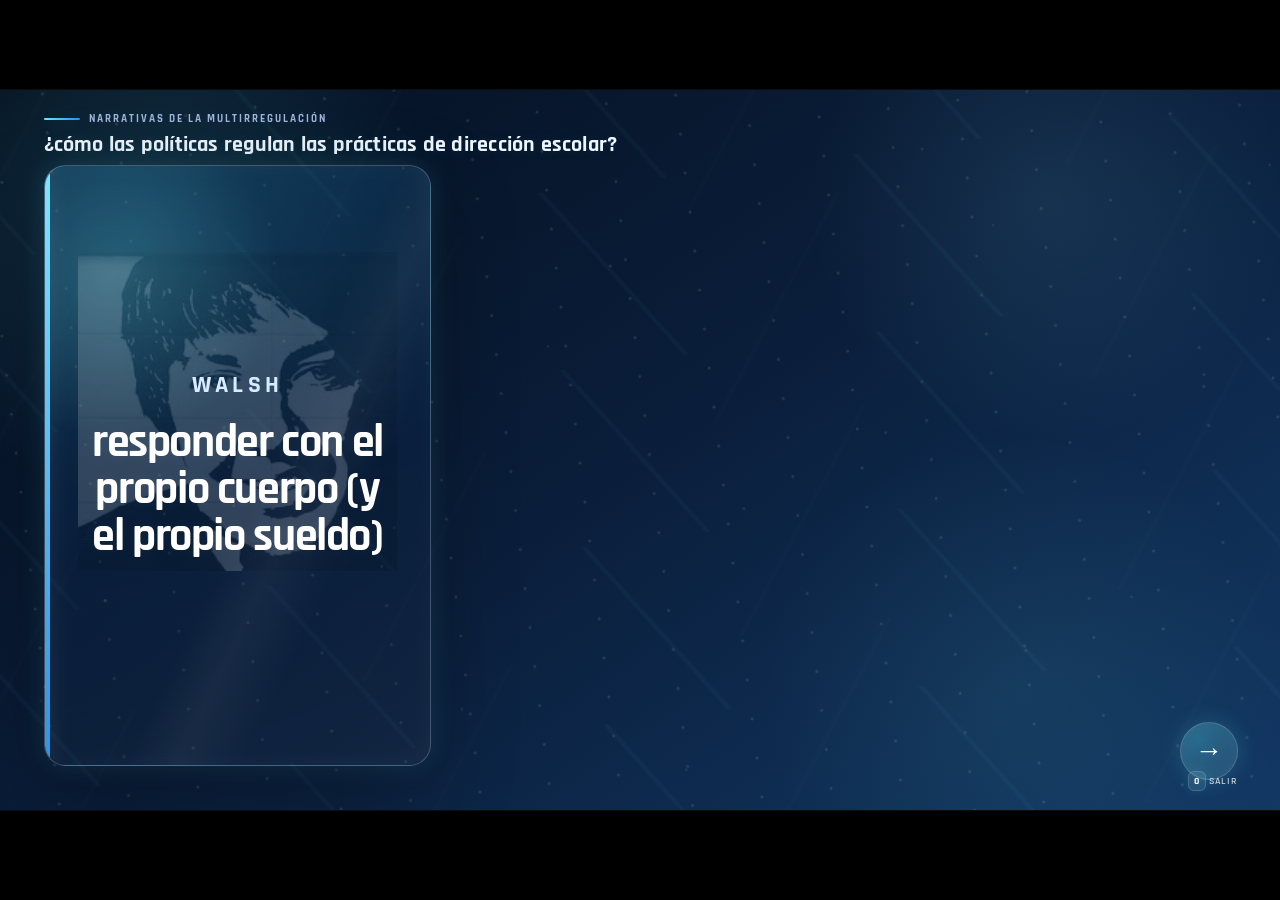
<file: assets_gema05/narrativas/politicas_regulan.html>
<!DOCTYPE html>
<html lang="es">
<head>
<meta charset="UTF-8" />
<meta name="viewport" content="width=device-width, initial-scale=1.0" />
<title>¿Cómo las políticas regulan las prácticas de dirección escolar?</title>
<style>
  @import url('https://fonts.googleapis.com/css2?family=Rajdhani:wght@400;500;600;700&display=swap');

  :root{
    --bg0:#04101f;
    --bg1:#0a1d39;
    --bg2:#123864;
    --cyan:#63ebff;
    --cyan2:#7fdcff;
    --blue:#2e90e8;
    --teal:#66e0d4;
    --violet:#91a7ff;
    --text:#f4f8ff;
    --soft:#dceaff;
    --muted:#9fb6dd;
    --line:rgba(255,255,255,.12);
    --glow:0 0 20px rgba(99,235,255,.22);
  }

  *{box-sizing:border-box}
  html,body{
    margin:0;
    width:100%;
    height:100%;
    overflow:hidden;
    background:#000;
    font-family:'Rajdhani','Segoe UI',sans-serif;
    color:var(--text);
  }

  #viewport{
    position:fixed;
    inset:0;
    display:grid;
    place-items:center;
    background:#000;
  }

  .slide{
    position:relative;
    width:min(100vw, calc(100vh * 16 / 9));
    height:min(100vh, calc(100vw * 9 / 16));
    overflow:hidden;
    background:
      radial-gradient(circle at 12% 18%, rgba(99,235,255,.14), transparent 22%),
      radial-gradient(circle at 82% 15%, rgba(127,220,255,.10), transparent 20%),
      radial-gradient(circle at 80% 84%, rgba(102,224,212,.08), transparent 22%),
      linear-gradient(145deg, var(--bg0), var(--bg1) 48%, var(--bg2));
    box-shadow:0 0 0 1px rgba(255,255,255,.05), 0 28px 90px rgba(0,0,0,.55);
  }

  .slide::before{
    content:"";
    position:absolute;
    inset:-12%;
    background-image:
      linear-gradient(55deg, transparent 0 48%, rgba(99,235,255,.18) 49%, transparent 50%),
      linear-gradient(125deg, transparent 0 48%, rgba(255,255,255,.05) 49%, transparent 50%),
      radial-gradient(circle, rgba(255,255,255,.45) 0 1px, transparent 2px);
    background-size:20% 20%, 24% 24%, 4.4% 4.4%;
    transform:rotate(-7deg);
    opacity:.24;
    animation:gridDrift 18s linear infinite alternate;
    pointer-events:none;
  }

  .spark-layer,
  .spark-layer::before,
  .spark-layer::after{
    position:absolute;
    inset:0;
    content:"";
    pointer-events:none;
  }

  .spark-layer{
    opacity:.55;
    mix-blend-mode:screen;
  }

  .spark-layer::before{
    inset:-8%;
    background:
      radial-gradient(circle at 7% 18%, rgba(255,255,255,.18) 0 1px, transparent 2px),
      radial-gradient(circle at 14% 68%, rgba(255,255,255,.16) 0 1.2px, transparent 2px),
      radial-gradient(circle at 23% 33%, rgba(255,255,255,.15) 0 1px, transparent 1.8px),
      radial-gradient(circle at 38% 81%, rgba(255,255,255,.12) 0 1px, transparent 1.8px),
      radial-gradient(circle at 48% 28%, rgba(255,255,255,.18) 0 1px, transparent 2px),
      radial-gradient(circle at 57% 57%, rgba(255,255,255,.15) 0 1px, transparent 2px),
      radial-gradient(circle at 69% 14%, rgba(255,255,255,.14) 0 1px, transparent 1.8px),
      radial-gradient(circle at 76% 74%, rgba(255,255,255,.15) 0 1px, transparent 1.8px),
      radial-gradient(circle at 88% 41%, rgba(255,255,255,.17) 0 1px, transparent 1.8px),
      radial-gradient(circle at 94% 84%, rgba(255,255,255,.14) 0 1px, transparent 1.8px);
    animation:sparkDriftA 17s linear infinite alternate;
    filter:blur(.2px);
  }

  .spark-layer::after{
    inset:-10%;
    background:
      radial-gradient(circle at 11% 79%, rgba(255,255,255,.12) 0 1px, transparent 1.8px),
      radial-gradient(circle at 28% 11%, rgba(255,255,255,.17) 0 1px, transparent 1.8px),
      radial-gradient(circle at 34% 59%, rgba(255,255,255,.15) 0 1px, transparent 1.8px),
      radial-gradient(circle at 44% 38%, rgba(255,255,255,.14) 0 1px, transparent 1.8px),
      radial-gradient(circle at 53% 87%, rgba(255,255,255,.14) 0 1px, transparent 1.8px),
      radial-gradient(circle at 66% 48%, rgba(255,255,255,.18) 0 1px, transparent 1.8px),
      radial-gradient(circle at 73% 24%, rgba(255,255,255,.13) 0 1px, transparent 1.8px),
      radial-gradient(circle at 82% 67%, rgba(255,255,255,.16) 0 1px, transparent 1.8px),
      radial-gradient(circle at 91% 17%, rgba(255,255,255,.16) 0 1px, transparent 1.8px);
    animation:sparkDriftB 22s linear infinite alternate;
    opacity:.8;
  }

  .content{
    position:absolute;
    inset:3.1% 3.4% 3.1% 3.4%;
    display:grid;
    grid-template-rows:auto auto 1fr auto;
    gap:1.2%;
    z-index:3;
  }

  .eyebrow{
    display:flex;
    align-items:center;
    gap:.8em;
    color:var(--muted);
    font-size:clamp(10px, .88vw, 16px);
    letter-spacing:.18em;
    text-transform:uppercase;
    font-weight:700;
  }
  .eyebrow::before{
    content:"";
    width:3.2em;
    height:.16em;
    border-radius:999px;
    background:linear-gradient(90deg,var(--cyan),var(--blue));
    box-shadow:var(--glow);
  }

  .title{
    margin:0;
    font-size:clamp(22px, 1.55vw, 32px);
    line-height:1.04;
    font-weight:700;
    letter-spacing:.01em;
    color:#eef7ff;
    text-transform:none;
    text-shadow:0 0 16px rgba(99,235,255,.12);
  }

  .columns-wrap{
    position:relative;
    display:grid;
    grid-template-columns:repeat(3, 1fr);
    gap:1.25%;
    min-height:0;
    align-items:stretch;
  }

  .col{
    position:relative;
    min-height:100%;
    border-radius:1.7vw;
    border:1px solid rgba(255,255,255,.14);
    background:linear-gradient(180deg, rgba(255,255,255,.08), rgba(255,255,255,.03));
    box-shadow:0 26px 70px rgba(0,0,0,.26), inset 0 0 26px rgba(255,255,255,.02);
    overflow:hidden;
    padding:8.5% 7% 8.5%;
    opacity:0;
    transform:translateY(28px) scale(.98);
    pointer-events:none;
  }

  .col.visible{
    animation:colIn .85s cubic-bezier(.2,.75,.2,1) forwards;
    pointer-events:auto;
  }

  .col::before{
    content:"";
    position:absolute;
    inset:0;
    background:
      linear-gradient(180deg, rgba(5,10,22,.14), rgba(5,10,22,.12)),
      linear-gradient(115deg, transparent 0 54%, rgba(255,255,255,.05) 62%, transparent 72%);
    animation:sheenMove 7.5s ease-in-out infinite;
    pointer-events:none;
  }

  .col::after{
    content:"";
    position:absolute;
    left:0;
    top:0;
    bottom:0;
    width:5px;
    border-radius:999px;
    box-shadow:0 0 22px rgba(255,255,255,.18);
  }

  .col.walsh{
    background:
      radial-gradient(circle at 18% 18%, rgba(121,243,255,.24), transparent 28%),
      linear-gradient(160deg, rgba(35,170,255,.22), rgba(16,87,170,.13) 56%, rgba(255,255,255,.03));
  }
  .col.walsh::after{background:linear-gradient(180deg, #7ce7ff, #2d93e8)}

  .col.pizarnik{
    background:
      radial-gradient(circle at 82% 18%, rgba(255,154,210,.20), transparent 28%),
      linear-gradient(160deg, rgba(187,92,255,.18), rgba(119,58,187,.12) 56%, rgba(255,255,255,.03));
  }
  .col.pizarnik::after{background:linear-gradient(180deg, #ff9dd8, #a44dff)}

  .col.galeano{
    background:
      radial-gradient(circle at 18% 82%, rgba(126,245,201,.20), transparent 26%),
      linear-gradient(160deg, rgba(42,205,151,.18), rgba(24,127,111,.12) 56%, rgba(255,255,255,.03));
  }
  .col.galeano::after{background:linear-gradient(180deg, #8af3d1, #27b48a)}

  .col.active{
    box-shadow:0 28px 86px rgba(0,0,0,.32), 0 0 28px rgba(99,235,255,.14), inset 0 0 30px rgba(255,255,255,.04);
    border-color:rgba(255,255,255,.22);
  }

  .col{
    display:flex;
    flex-direction:column;
    justify-content:center;
    align-items:center;
    text-align:center;
    isolation:isolate;
  }

  .watermark{
    position:absolute;
    inset:5% 4% 6% 4%;
    background-position:center center;
    background-repeat:no-repeat;
    background-size:84% auto;
    opacity:.18;
    filter:grayscale(100%) contrast(1.08) brightness(1.02);
    mix-blend-mode:screen;
    z-index:0;
    pointer-events:none;
  }

  .watermark::after{
    content:"";
    position:absolute;
    inset:-5% -4%;
    background:linear-gradient(180deg, rgba(4,16,31,.10), rgba(4,16,31,.18));
  }

  .wm-walsh{
    background-image:url("[data-uri]");
    background-position:center 26%;
    background-size:90% auto;
  }

  .wm-pizarnik{
    background-image:url("[data-uri]");
    background-position:center 24%;
    background-size:82% auto;
  }

  .wm-galeano{
    background-image:url("[data-uri]");
    background-position:center 20%;
    background-size:86% auto;
  }

  .col .micro,
  .col .big{position:relative; z-index:1;}

  .col .micro{
    font-size:clamp(24px, 1.72vw, 34px);
    font-weight:700;
    letter-spacing:.18em;
    text-transform:uppercase;
    color:#d9ecff;
    margin-bottom:6.2%;
  }

  .col .big{
    font-size:clamp(46px, 3.45vw, 78px);
    line-height:1.02;
    font-weight:700;
    color:#fff;
    letter-spacing:-.03em;
    text-shadow:0 0 18px rgba(255,255,255,.06);
    max-width:92%;
  }


  .controls{
    justify-self:end;
    align-self:end;
    display:flex;
    align-items:center;
    gap:.65vw;
    color:rgba(255,255,255,.76);
    font-size:clamp(10px, .82vw, 15px);
    text-transform:uppercase;
    letter-spacing:.08em;
    font-weight:600;
  }

  .controls kbd,
  .arrow-btn{
    font:inherit;
    font-weight:700;
    color:#fff;
    background:linear-gradient(90deg, rgba(255,255,255,.10), rgba(99,235,255,.14));
    border:1px solid rgba(255,255,255,.16);
    border-radius:.55em;
    padding:.2em .5em;
    box-shadow:0 0 14px rgba(99,235,255,.10);
  }

  .next-btn{
    position:absolute;
    right:3.3%;
    bottom:4.1%;
    z-index:8;
    width:58px;
    height:58px;
    border-radius:50%;
    display:grid;
    place-items:center;
    border:1px solid rgba(255,255,255,.18);
    background:radial-gradient(circle at 35% 30%, rgba(99,235,255,.28), rgba(255,255,255,.08));
    color:#fff;
    font-size:28px;
    font-weight:800;
    cursor:pointer;
    box-shadow:0 0 22px rgba(99,235,255,.18), inset 0 0 20px rgba(99,235,255,.12);
    transition:transform .22s ease, box-shadow .22s ease, opacity .22s ease;
  }
  .next-btn:hover{
    transform:translateY(-2px);
    box-shadow:0 0 30px rgba(99,235,255,.24), inset 0 0 22px rgba(99,235,255,.15);
  }
  .next-btn.hidden{opacity:0; pointer-events:none}

  .story-modal{
    position:absolute;
    inset:4.3% 4.6%;
    z-index:20;
    display:none;
    align-items:center;
    justify-content:center;
  }
  .story-modal.open{display:flex}

  .story-backdrop{
    position:absolute;
    inset:0;
    border-radius:2vw;
    background:rgba(5, 10, 22, .78);
    border:1px solid rgba(255,255,255,.12);
    backdrop-filter:blur(14px);
    box-shadow:0 28px 90px rgba(0,0,0,.45), inset 0 0 36px rgba(99,235,255,.05);
  }

  .story-card{
    position:relative;
    width:93%;
    height:89%;
    max-height:none;
    border-radius:1.9vw;
    border:1px solid rgba(255,255,255,.16);
    background:
      radial-gradient(circle at 14% 12%, rgba(99,235,255,.11), transparent 24%),
      linear-gradient(160deg, rgba(255,255,255,.10), rgba(255,255,255,.04));
    box-shadow:0 28px 86px rgba(0,0,0,.42), 0 0 28px rgba(99,235,255,.10);
    padding:2.2% 2.7% 2%;
    overflow:hidden;
    display:flex;
    flex-direction:column;
  }

  .story-card.pizarnik{
    background:
      radial-gradient(circle at 82% 14%, rgba(154,180,255,.11), transparent 24%),
      linear-gradient(160deg, rgba(255,255,255,.10), rgba(255,255,255,.04));
  }

  .story-card.galeano{
    background:
      radial-gradient(circle at 16% 86%, rgba(102,224,212,.10), transparent 24%),
      linear-gradient(160deg, rgba(255,255,255,.10), rgba(255,255,255,.04));
  }

  .story-head{
    display:flex;
    align-items:flex-start;
    justify-content:space-between;
    gap:1.2em;
    margin-bottom:1.1%;
  }

  .story-kicker{
    font-size:clamp(13px, 1vw, 18px);
    font-weight:700;
    text-transform:uppercase;
    letter-spacing:.15em;
    color:#d4e9ff;
    margin-bottom:.4em;
  }

  .story-title{
    font-size:clamp(30px, 2.3vw, 48px);
    line-height:.95;
    letter-spacing:-.03em;
    font-weight:700;
    color:#fff;
    margin:0;
  }

  .story-body{
    white-space:pre-line;
    font-size:clamp(28px, 2vw, 38px);
    line-height:1.1;
    color:#f7fbff;
    font-weight:500;
  }

  .story-cite{
    margin-top:1.1%;
    font-size:clamp(16px, 1.04vw, 21px);
    line-height:1.12;
    color:#d6e8ff;
    font-weight:500;
  }


  .story-text-wrap{
    flex:1 1 auto;
    min-height:0;
    display:flex;
    flex-direction:column;
    justify-content:flex-start;
  }

  .story-main{
    flex:1 1 auto;
    min-height:0;
    display:grid;
    grid-template-columns:minmax(0,1fr) minmax(280px,34%);
    gap:2.2%;
    align-items:stretch;
  }
  .story-media{
    display:none;
    min-width:0;
    margin:0;
    padding:1.2%;
    border:1px solid rgba(116,232,255,.3);
    border-radius:1vw;
    background:rgba(4,12,24,.68);
    box-shadow:0 0 24px rgba(80,220,255,.14);
    overflow:hidden;
    grid-template-rows:minmax(0,1fr) auto;
    gap:8px;
  }
  .story-media.visible{display:grid}
  .story-media img{width:200%;max-width:none;height:100%;min-height:0;object-fit:fill;object-position:left center;border-radius:.7vw;background:rgba(255,255,255,.035)}
  .story-media figcaption{font-size:clamp(11px,.76vw,15px);line-height:1.15;color:#d6e8f3;text-align:center;font-weight:500}

  .back-btn{
    border:1px solid rgba(255,255,255,.18);
    background:linear-gradient(90deg, rgba(255,255,255,.08), rgba(99,235,255,.12));
    color:#fff;
    border-radius:999px;
    padding:.5em .9em;
    font-family:inherit;
    font-size:clamp(12px, .96vw, 18px);
    font-weight:700;
    letter-spacing:.06em;
    text-transform:uppercase;
    cursor:pointer;
    box-shadow:0 0 18px rgba(99,235,255,.12);
  }

  .exitOverlay{
    position:fixed;
    inset:0;
    z-index:999;
    display:grid;
    place-items:center;
    background:#02040b;
    color:#fff;
    opacity:0;
    pointer-events:none;
    transition:opacity .28s ease;
  }
  .exitOverlay .box{
    text-align:center;
    font-size:clamp(24px, 2.2vw, 42px);
    font-weight:700;
    letter-spacing:-.03em;
  }
  .exitOverlay small{
    display:block;
    margin-top:12px;
    color:var(--muted);
    font-size:clamp(12px, .9vw, 17px);
    letter-spacing:.08em;
    text-transform:uppercase;
  }
  .exited .exitOverlay{opacity:1; pointer-events:auto}

  @keyframes gridDrift{
    from{transform:rotate(-7deg) translate3d(-1vw,-.8vw,0)}
    to{transform:rotate(-7deg) translate3d(1.2vw,1vw,0)}
  }

  @keyframes sparkDriftA{
    from{transform:translate3d(-1.5%, -1.4%, 0) scale(1); opacity:.38}
    to{transform:translate3d(1.6%, 1.4%, 0) scale(1.03); opacity:.62}
  }

  @keyframes sparkDriftB{
    from{transform:translate3d(1.4%, -1.1%, 0) scale(1.01); opacity:.34}
    to{transform:translate3d(-1.8%, 1.5%, 0) scale(1.02); opacity:.54}
  }

  @keyframes sheenMove{
    0%,100%{transform:translateX(-14%)}
    50%{transform:translateX(14%)}
  }

  @keyframes colIn{
    0%{opacity:0; transform:translateY(28px) scale(.98); filter:blur(3px)}
    100%{opacity:1; transform:translateY(0) scale(1); filter:blur(0)}
  }

  @media (max-aspect-ratio: 16/9){.slide{width:100vw; height:calc(100vw * 9 / 16)}}
  @media (min-aspect-ratio: 16/9){.slide{width:calc(100vh * 16 / 9); height:100vh}}
</style>
</head>
<body>
<div id="viewport">
  <main class="slide">
    <div class="spark-layer" aria-hidden="true"></div>

    <section class="content">
      <div class="eyebrow">Narrativas de la multirregulación</div>

      <h1 class="title">¿cómo las políticas regulan las prácticas de dirección escolar?</h1>

      <div class="columns-wrap" id="columnsWrap">
        <article class="col walsh active visible" id="col-1" data-story="1">
          <div class="watermark wm-walsh" aria-hidden="true"></div>
          <div class="micro"><strong>WALSH</strong></div>
          <div class="big">responder con el propio cuerpo (y el propio sueldo)</div>
          
        </article>

        <article class="col pizarnik" id="col-2" data-story="2">
          <div class="watermark wm-pizarnik" aria-hidden="true"></div>
          <div class="micro"><strong>PIZARNIK</strong></div>
          <div class="big">políticas que llegan en un velorio</div>
          
        </article>

        <article class="col galeano" id="col-3" data-story="3">
          <div class="watermark wm-galeano" aria-hidden="true"></div>
          <div class="micro"><strong>GALEANO</strong></div>
          <div class="big">hacer ‘service’ de no-políticas</div>
          
        </article>
      </div>

      <div class="controls">
        <span><kbd>0</kbd> salir</span>
      </div>
    </section>

    <button class="next-btn" id="nextBtn" aria-label="Siguiente">→</button>

    <div class="story-modal" id="storyModal" aria-hidden="true">
      <div class="story-backdrop"></div>
      <div class="story-card" id="storyCard">
        <div class="story-head">
          <div>
            <div class="story-kicker" id="storyKicker"></div>
            <h2 class="story-title" id="storyTitle"></h2>
          </div>
          <button class="back-btn" id="backBtn">Volver</button>
        </div>
        <div class="story-main">
          <div class="story-text-wrap" id="storyTextWrap">
            <div class="story-body" id="storyBody"></div>
            <div class="story-cite" id="storyCite"></div>
          </div>
          <figure class="story-media" id="storyMedia">
            <img id="storyImage" alt="Documento del trabajo de campo">
            <figcaption id="storyCaption"></figcaption>
          </figure>
        </div>
      </div>
    </div>
  </main>
</div>

<script>
  const col1 = document.getElementById('col-1');
  const col2 = document.getElementById('col-2');
  const col3 = document.getElementById('col-3');
  const nextBtn = document.getElementById('nextBtn');
  const storyModal = document.getElementById('storyModal');
  const storyCard = document.getElementById('storyCard');
  const storyKicker = document.getElementById('storyKicker');
  const storyTitle = document.getElementById('storyTitle');
  const storyBody = document.getElementById('storyBody');
  const storyCite = document.getElementById('storyCite');
  const storyTextWrap = document.getElementById('storyTextWrap');
  const storyMedia = document.getElementById('storyMedia');
  const storyImage = document.getElementById('storyImage');
  const storyCaption = document.getElementById('storyCaption');
  const backBtn = document.getElementById('backBtn');

  let stage = 0;
  let modalOpen = false;

  const stories = {
    1: {
      school: 'Walsh',
      title: 'responder con el propio cuerpo (y el propio sueldo)',
      cls: 'walsh',
      body: '“Los otros días tuve una agarrada fuerte con una profesora porque me reclamaba que le pague. Le tuve que explicar que el programa nos lo hicieron hacer empezar sin tener habilitado el retiro de dinero. Recién cuando el mes terminó y ellos habían terminado de trabajar pude empezar a retirar dinero. Pero solo me deja sacar diez mil, quince mil —si tengo suerte— por día y siempre en el mismo cajero… el que está en la Ruta 8. Vino de malos modos a reclamarme que su plata se desvalorizaba, que necesitaba cobrar… Yo te entiendo, le dije, pero vamos juntas, vamos juntas, vení al cajero conmigo y comprobá que no te estoy mintiendo.\n\nAl final, para no tener más problemas, agarré plata de mi sueldo y le pagué. Porque el dinero que nos mandan está bloqueado para hacer transferencias, para extraer en otro cajero, es un lío… así que cuando puedo voy, saco y recupero… pero ahora pierdo yo. Ahora vino de nuevo el programa y el monto que se le paga a cada docente subió… ¿Sabés cuántos meses voy a necesitar para sacar todo el dinero y pagarles a todos?”',
      cite: '(Conversación con Susana, oficina de dirección, escuela Walsh, octubre de 2023).',
      image: 'rendicion_abril_22.png',
      caption: 'Trabajo de campo, escuela Pizarnik, Noviembre de 2022.'
    },
    2: {
      school: 'Pizarnik',
      title: 'políticas que llegan en un velorio',
      cls: 'pizarnik',
      body: '“El jueves estábamos en un velorio con otros directores de una docente muy querida. Mientras estábamos ahí, nos llegó que desde el lunes pasado estaba en vigencia el programa FORTE. O sea, una cosa de locos, ¿entendés? Teníamos que implementar en ese momento un programa que mandaron cuatro días después. Una situación terrible. Estábamos en el velorio todos con el teléfono tratando de resolver eso que de un día para otro nos había llegado. Acá siempre es igual… ¡todo es para ayer! Así que me tuve que ir antes del lugar y toda la semana estuve con esto del programa. Todo lo que tenía idea de hacer, no lo pude hacer”.',
      cite: '(Conversación con María A., oficina de dirección, escuela Pizarnik, agosto de 2023)',
      image: 'agenda_directora.png',
      caption: 'Trabajo de campo, julio de 2023, escuela Galeano.'
    },
    3: {
      school: 'Galeano',
      title: 'hacer ‘service’ de no-políticas',
      cls: 'galeano',
      body: '“Con los años aprendí a tener mi cajita de herramientas… ahí tengo de todo, en algún momento hasta tenía un taladro. [...] Entonces, pasa algo, se rompe algo, yo tengo ahí mi valijita para resolver problemas, cerraduras, ventanas, electricidad, lo que sea. Cuando son cosas menores, las arreglo yo, porque si pido al Consejo [Escolar] andá a saber cuándo viene. Acá terminas aprendiendo de todo. Todo lo tengo que resolver yo. Yo tendría que tener acá un EMATP [encargado de medios de apoyo]… Pero no. Como no se dignan a ponernos uno, ¿adiviná quién lo tiene que hacer?”',
      cite: '(Conversación con Morticia, oficina de dirección, escuela Galeano, septiembre de 2023)'
    }
  };

  function setActiveColumn(num){
    [col1, col2, col3].forEach((c, i) => c.classList.toggle('active', i === num - 1));
  }

  function showColumn(num){
    const col = document.getElementById(`col-${num}`);
    if (col && !col.classList.contains('visible')) col.classList.add('visible');
    setActiveColumn(num);
  }


  function fitStoryText(){
    // reset sizes
    let title = 48;
    let body = 38;
    let cite = 21;
    storyTitle.style.fontSize = title + 'px';
    storyBody.style.fontSize = body + 'px';
    storyCite.style.fontSize = cite + 'px';

    let safety = 0;
    while (storyCard.scrollHeight > storyCard.clientHeight && safety < 40){
      if (body > 21) body -= 1;
      if (title > 26) title -= 0.7;
      if (cite > 14) cite -= 0.45;
      storyTitle.style.fontSize = title + 'px';
      storyBody.style.fontSize = body + 'px';
      storyCite.style.fontSize = cite + 'px';
      safety += 1;
    }
  }

  function openStory(num){
    const data = stories[num];
    if (!data) return;
    modalOpen = true;
    storyModal.classList.add('open');
    storyModal.setAttribute('aria-hidden', 'false');
    storyCard.className = `story-card ${data.cls}`;
    storyKicker.textContent = data.school;
    storyTitle.textContent = data.title;
    storyBody.textContent = data.body;
    storyCite.textContent = data.cite;
    if(data.image){
      storyImage.src=data.image;
      storyCaption.textContent=data.caption||'';
      storyMedia.classList.add('visible');
    }else{
      storyMedia.classList.remove('visible');
      storyImage.removeAttribute('src');
      storyCaption.textContent='';
    }
    nextBtn.classList.add('hidden');
    requestAnimationFrame(() => { requestAnimationFrame(fitStoryText); });
  }

  function closeStory(){
    modalOpen = false;
    storyModal.classList.remove('open');
    storyModal.setAttribute('aria-hidden', 'true');
    nextBtn.classList.remove('hidden');
  }

  function advance(){
    if (modalOpen) return;
    if (stage === 0){
      openStory(1);
      stage = 1;
      return;
    }
    if (stage === 1){
      showColumn(2);
      stage = 2;
      return;
    }
    if (stage === 2){
      openStory(2);
      stage = 3;
      return;
    }
    if (stage === 3){
      showColumn(3);
      stage = 4;
      return;
    }
    if (stage === 4){
      openStory(3);
      stage = 5;
      return;
    }
    parent.postMessage({type:'gema05-narrative-next'}, '*');
  }

  function maybeReopenByClick(event){
    const target = event.currentTarget;
    const num = Number(target.dataset.story);
    if (!target.classList.contains('visible')) return;
    openStory(num);
  }

  async function toggleFullscreen(){
    try{
      if(!document.fullscreenElement) await document.documentElement.requestFullscreen();
      else await document.exitFullscreen();
    }catch(e){}
  }

  async function exitAll(){
    parent.postMessage({type:'gema05-narrative-exit'}, '*');
  }

  nextBtn.addEventListener('click', advance);
  backBtn.addEventListener('click', closeStory);
  col1.addEventListener('click', maybeReopenByClick);
  col2.addEventListener('click', maybeReopenByClick);
  col3.addEventListener('click', maybeReopenByClick);

  window.addEventListener('keydown', (event) => {
    const key = event.key;
    const k = key.toLowerCase();

    if (key === '0'){
      event.preventDefault();
      if (modalOpen){
        closeStory();
      } else {
        exitAll();
      }
      return;
    }

    if (k === 'f'){
      event.preventDefault();
      toggleFullscreen();
      return;
    }

    if (modalOpen && (key === 'Escape' || k === 'backspace')){
      event.preventDefault();
      closeStory();
      return;
    }

    if (modalOpen && (key === 'ArrowRight' || key === ' ' || key === 'PageDown')){
      event.preventDefault();
      closeStory();
      return;
    }

    if (!modalOpen && (key === 'ArrowRight' || key === ' ' || key === 'PageDown')){
      event.preventDefault();
      advance();
      return;
    }
  });
</script>
</body>
</html>
</file>
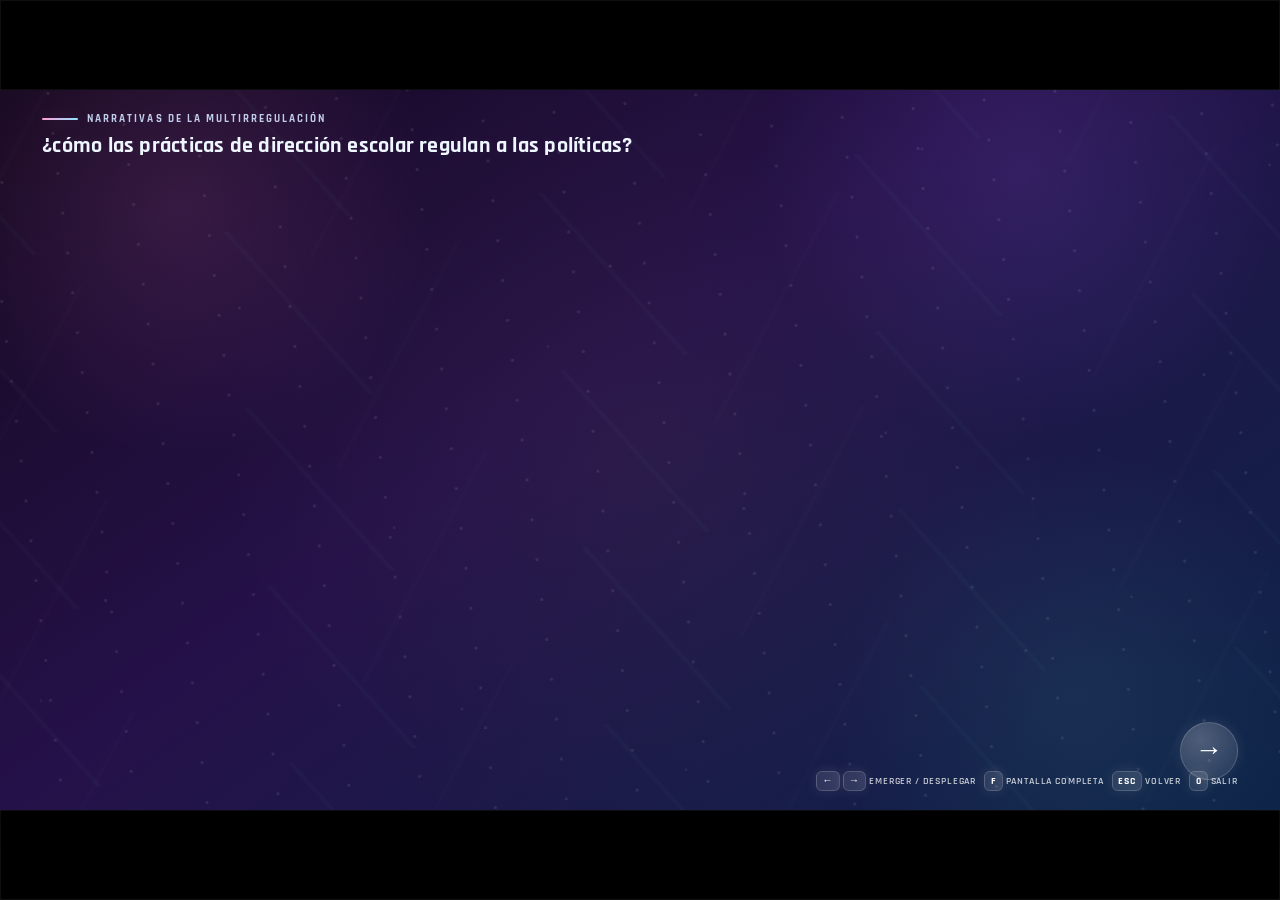
<file: assets_gema05/narrativas/practicas_regulan_politicas_q2.html>
<!DOCTYPE html>
<html lang="es">
<head>
<meta charset="UTF-8" />
<meta name="viewport" content="width=device-width, initial-scale=1.0" />
<title>¿cómo las prácticas de dirección escolar regulan a las políticas?</title>
<style>
  @import url('https://fonts.googleapis.com/css2?family=Rajdhani:wght@400;500;600;700&display=swap');

  :root{
    --bg0:#16081f;
    --bg1:#251149;
    --bg2:#0d2448;
    --text:#f5f8ff;
    --muted:#c1cceb;
    --line:rgba(255,255,255,.12);
  }

  *{box-sizing:border-box}
  html, body{
    margin:0; width:100%; height:100%; overflow:hidden; background:#000;
    font-family:'Rajdhani','Segoe UI',sans-serif; color:var(--text);
  }
  #viewport{position:fixed; inset:0; display:grid; place-items:center; background:#000;}
  .slide{
    position:relative;
    width:min(100vw, calc(100vh * 16 / 9));
    height:min(100vh, calc(100vw * 9 / 16));
    overflow:hidden;
    background:
      radial-gradient(circle at 14% 16%, rgba(255,134,216,.12), transparent 20%),
      radial-gradient(circle at 80% 12%, rgba(153,108,255,.14), transparent 22%),
      radial-gradient(circle at 84% 84%, rgba(92,232,202,.08), transparent 20%),
      linear-gradient(145deg, var(--bg0), var(--bg1) 44%, var(--bg2));
    box-shadow:0 0 0 1px rgba(255,255,255,.05), 0 28px 90px rgba(0,0,0,.58);
  }
  .slide::before{
    content:""; position:absolute; inset:-12%; pointer-events:none;
    background-image:
      linear-gradient(55deg, transparent 0 48%, rgba(143,255,236,.11) 49%, transparent 50%),
      linear-gradient(125deg, transparent 0 48%, rgba(255,255,255,.05) 49%, transparent 50%),
      radial-gradient(circle, rgba(255,255,255,.38) 0 1px, transparent 2px);
    background-size:20% 20%, 24% 24%, 4.5% 4.5%;
    transform:rotate(-7deg); opacity:.26; animation:gridDrift 18s linear infinite alternate;
  }
  .spark-layer, .spark-layer::before, .spark-layer::after{position:absolute; inset:0; content:""; pointer-events:none;}
  .spark-layer{opacity:.58; mix-blend-mode:screen;}
  .spark-layer::before{
    inset:-8%;
    background:
      radial-gradient(circle at 7% 18%, rgba(255,255,255,.16) 0 1px, transparent 2px),
      radial-gradient(circle at 14% 68%, rgba(255,255,255,.14) 0 1.2px, transparent 2px),
      radial-gradient(circle at 23% 33%, rgba(255,255,255,.14) 0 1px, transparent 1.8px),
      radial-gradient(circle at 38% 81%, rgba(255,255,255,.11) 0 1px, transparent 1.8px),
      radial-gradient(circle at 48% 28%, rgba(255,255,255,.17) 0 1px, transparent 2px),
      radial-gradient(circle at 57% 57%, rgba(255,255,255,.14) 0 1px, transparent 2px),
      radial-gradient(circle at 69% 14%, rgba(255,255,255,.12) 0 1px, transparent 1.8px),
      radial-gradient(circle at 76% 74%, rgba(255,255,255,.14) 0 1px, transparent 1.8px),
      radial-gradient(circle at 88% 41%, rgba(255,255,255,.16) 0 1px, transparent 1.8px);
    animation:sparkDriftA 17s linear infinite alternate; filter:blur(.2px);
  }
  .spark-layer::after{
    inset:-10%;
    background:
      radial-gradient(circle at 11% 79%, rgba(255,255,255,.11) 0 1px, transparent 1.8px),
      radial-gradient(circle at 28% 11%, rgba(255,255,255,.16) 0 1px, transparent 1.8px),
      radial-gradient(circle at 34% 59%, rgba(255,255,255,.14) 0 1px, transparent 1.8px),
      radial-gradient(circle at 44% 38%, rgba(255,255,255,.12) 0 1px, transparent 1.8px),
      radial-gradient(circle at 53% 87%, rgba(255,255,255,.13) 0 1px, transparent 1.8px),
      radial-gradient(circle at 66% 48%, rgba(255,255,255,.16) 0 1px, transparent 1.8px),
      radial-gradient(circle at 82% 67%, rgba(255,255,255,.15) 0 1px, transparent 1.8px),
      radial-gradient(circle at 91% 17%, rgba(255,255,255,.15) 0 1px, transparent 1.8px);
    animation:sparkDriftB 22s linear infinite alternate; opacity:.78;
  }
  .screen-tint{
    position:absolute; inset:0; pointer-events:none; z-index:1; opacity:.18; transition:background .4s ease, opacity .4s ease;
    background:radial-gradient(circle at center, rgba(255,177,87,.16), transparent 58%);
  }

  .content{position:absolute; inset:3.1% 3.3%; display:grid; grid-template-rows:auto auto 1fr auto; gap:1.25%; z-index:3;}
  .eyebrow{display:flex; align-items:center; gap:.8em; color:var(--muted); font-size:clamp(10px,.88vw,16px); letter-spacing:.18em; text-transform:uppercase; font-weight:700;}
  .eyebrow::before{content:""; width:3.2em; height:.16em; border-radius:999px; background:linear-gradient(90deg,#ff9ed7,#8fe3ff); box-shadow:0 0 18px rgba(255,158,215,.22);}
  .title{margin:0; font-size:clamp(22px,1.58vw,33px); line-height:1.02; font-weight:700; letter-spacing:.01em; color:#eef7ff; text-shadow:0 0 16px rgba(255,255,255,.08);}

  .columns-wrap{display:grid; grid-template-columns:repeat(3,1fr); gap:1.35%; min-height:0; align-items:stretch;}
  .col{
    position:relative; min-height:100%; border-radius:1.7vw; border:1px solid rgba(255,255,255,.14);
    overflow:hidden; padding:8.4% 7% 8.4%;
    display:flex; flex-direction:column; justify-content:center; align-items:center; text-align:center; isolation:isolate;
    background:linear-gradient(180deg, rgba(255,255,255,.07), rgba(255,255,255,.03));
    box-shadow:0 26px 70px rgba(0,0,0,.28), inset 0 0 26px rgba(255,255,255,.02);
    opacity:0; transform:translateY(34px) scale(.975); filter:blur(4px); pointer-events:none;
    transition:opacity .28s ease, transform .28s ease, filter .28s ease;
  }
  .col.revealed{pointer-events:auto; animation:colIn .7s cubic-bezier(.2,.75,.2,1) forwards;}
  .col::before{
    content:""; position:absolute; inset:0; pointer-events:none;
    background:
      linear-gradient(180deg, rgba(5,10,22,.14), rgba(5,10,22,.13)),
      linear-gradient(115deg, transparent 0 54%, rgba(255,255,255,.05) 62%, transparent 72%);
    animation:sheenMove 7.5s ease-in-out infinite;
  }
  .col::after{content:""; position:absolute; left:0; top:0; bottom:0; width:5px; border-radius:999px; box-shadow:0 0 22px rgba(255,255,255,.16);}

  .col.walsh{background:radial-gradient(circle at 18% 18%, rgba(255,225,138,.18), transparent 29%), linear-gradient(160deg, rgba(245,139,74,.24), rgba(180,74,39,.14) 58%, rgba(255,255,255,.03));}
  .col.walsh::after{background:linear-gradient(180deg,#ffd36a,#ff8a4a)}
  .col.galeano{background:radial-gradient(circle at 82% 14%, rgba(154,255,212,.18), transparent 28%), linear-gradient(160deg, rgba(52,209,154,.20), rgba(20,112,92,.13) 58%, rgba(255,255,255,.03));}
  .col.galeano::after{background:linear-gradient(180deg,#8af6cc,#26b88a)}
  .col.pizarnik{background:radial-gradient(circle at 16% 82%, rgba(255,170,228,.18), transparent 28%), linear-gradient(160deg, rgba(213,82,210,.20), rgba(129,51,150,.13) 58%, rgba(255,255,255,.03));}
  .col.pizarnik::after{background:linear-gradient(180deg,#ffb0e9,#c45cff)}
  .col.active{box-shadow:0 28px 86px rgba(0,0,0,.34), 0 0 28px rgba(255,255,255,.08), inset 0 0 30px rgba(255,255,255,.04); border-color:rgba(255,255,255,.25);}

  .watermark{position:absolute; inset:5% 4% 6% 4%; background-repeat:no-repeat; background-position:center center; opacity:.18; filter:grayscale(100%) contrast(1.06) brightness(1.02); mix-blend-mode:screen; z-index:0; pointer-events:none;}
  .watermark::after{content:""; position:absolute; inset:-4%; background:linear-gradient(180deg, rgba(4,16,31,.10), rgba(4,16,31,.18));}
  .wm-walsh{background-image:url("[data-uri]"); background-size:92% auto; background-position:center 26%;}
  .wm-galeano{background-image:url("[data-uri]"); background-size:84% auto; background-position:center 20%;}
  .wm-pizarnik{background-image:url("[data-uri]"); background-size:80% auto; background-position:center 24%;}

  .micro, .big{position:relative; z-index:1;}
  .micro{font-size:clamp(24px,1.72vw,34px); font-weight:700; letter-spacing:.18em; text-transform:uppercase; color:#e7f0ff; margin-bottom:6.2%;}
  .big{font-size:clamp(46px,3.45vw,78px); line-height:1.04; font-weight:700; letter-spacing:-.03em; color:#fff; text-shadow:0 0 18px rgba(255,255,255,.06); max-width:92%;}

  .controls{justify-self:end; align-self:end; display:flex; align-items:center; gap:.65vw; color:rgba(255,255,255,.76); font-size:clamp(10px,.82vw,15px); text-transform:uppercase; letter-spacing:.08em; font-weight:600;}
  .controls kbd,.next-btn{font:inherit; font-weight:700; color:#fff; background:linear-gradient(90deg, rgba(255,255,255,.10), rgba(255,255,255,.14)); border:1px solid rgba(255,255,255,.16); border-radius:.55em; box-shadow:0 0 14px rgba(255,255,255,.10);}
  .controls kbd{padding:.2em .5em;}

  .next-btn{
    position:absolute; right:3.3%; bottom:4.1%; z-index:8; width:58px; height:58px; border-radius:50%; display:grid; place-items:center; padding:0;
    background:radial-gradient(circle at 35% 30%, rgba(255,255,255,.25), rgba(255,255,255,.08)); color:#fff; font-size:28px; cursor:pointer;
    transition:transform .22s ease, box-shadow .22s ease, opacity .22s ease;
  }
  .next-btn:hover{transform:translateY(-2px);}
  .next-btn.hidden{opacity:0; pointer-events:none}

  .story-modal{position:absolute; inset:4.3% 4.6%; z-index:20; display:none; align-items:center; justify-content:center;}
  .story-modal.open{display:flex}

  .fake-fullscreen #viewport{position:fixed; inset:0; width:100vw; height:100vh; z-index:998; background:#000;}
  .fake-fullscreen .slide{width:100vw; height:100vh; max-width:none; max-height:none;}
  .story-modal.open{animation:storyIn .22s ease-out both;}
  @keyframes storyIn{from{opacity:0; transform:scale(.985)} to{opacity:1; transform:scale(1)}}
  .story-backdrop{position:absolute; inset:0; border-radius:2vw; background:rgba(1,3,10,.93); border:1px solid rgba(255,255,255,.10); backdrop-filter:blur(16px); box-shadow:0 28px 90px rgba(0,0,0,.68), inset 0 0 44px rgba(0,0,0,.26);}
  .story-card{
    position:relative; width:93%; height:89%; max-height:none; border-radius:1.9vw; border:1px solid rgba(255,255,255,.14);
    background:radial-gradient(circle at 14% 12%, rgba(255,255,255,.045), transparent 24%), linear-gradient(160deg, rgba(8,12,26,.96), rgba(3,5,14,.94));
    box-shadow:0 28px 86px rgba(0,0,0,.68), 0 0 24px rgba(255,255,255,.045); padding:2.2% 2.7% 2%; overflow:hidden; display:flex; flex-direction:column;
  }
  .story-card.walsh{background:radial-gradient(circle at 14% 12%, rgba(255,211,106,.10), transparent 26%), linear-gradient(160deg, rgba(23,15,10,.98), rgba(5,5,14,.96));}
  .story-card.galeano{background:radial-gradient(circle at 14% 12%, rgba(138,246,204,.10), transparent 26%), linear-gradient(160deg, rgba(8,22,19,.98), rgba(4,7,15,.96));}
  .story-card.pizarnik{background:radial-gradient(circle at 82% 14%, rgba(255,176,233,.10), transparent 26%), linear-gradient(160deg, rgba(23,10,24,.98), rgba(5,5,14,.96));}
  .story-head{display:flex; align-items:flex-start; justify-content:space-between; gap:1.2em; margin-bottom:1.1%;}
  .story-kicker{font-size:clamp(13px,1vw,18px); font-weight:700; text-transform:uppercase; letter-spacing:.15em; color:#d4e9ff; margin-bottom:.4em;}
  .story-title{font-size:clamp(30px,2.3vw,48px); line-height:.95; letter-spacing:-.03em; font-weight:700; color:#fff; margin:0;}
  .story-text-wrap{flex:1 1 auto; min-height:0; display:flex; flex-direction:column; justify-content:flex-start;}
  .story-body{white-space:pre-line; font-size:clamp(28px,2vw,38px); line-height:1.1; color:#f7fbff; font-weight:500;}
  .story-cite{margin-top:1.1%; font-size:clamp(16px,1.04vw,21px); line-height:1.12; color:#d6e8ff; font-weight:500;}
  .back-btn{border:1px solid rgba(255,255,255,.18); background:linear-gradient(90deg, rgba(255,255,255,.08), rgba(255,255,255,.12)); color:#fff; border-radius:999px; padding:.5em .9em; font-family:inherit; font-size:clamp(12px,.96vw,18px); font-weight:700; letter-spacing:.06em; text-transform:uppercase; cursor:pointer; box-shadow:0 0 18px rgba(255,255,255,.10);}

  .exitOverlay{position:fixed; inset:0; z-index:999; display:grid; place-items:center; background:#02040b; color:#fff; opacity:0; pointer-events:none; transition:opacity .28s ease;}
  .exitOverlay .box{text-align:center; font-size:clamp(24px,2.2vw,42px); font-weight:700; letter-spacing:-.03em;}
  .exitOverlay small{display:block; margin-top:12px; color:var(--muted); font-size:clamp(12px,.9vw,17px); letter-spacing:.08em; text-transform:uppercase;}
  .exited .exitOverlay{opacity:1; pointer-events:auto}

  @keyframes gridDrift{from{transform:rotate(-7deg) translate3d(-1vw,-.8vw,0)} to{transform:rotate(-7deg) translate3d(1.2vw,1vw,0)}}
  @keyframes sparkDriftA{from{transform:translate3d(-1.5%,-1.4%,0) scale(1); opacity:.38} to{transform:translate3d(1.6%,1.4%,0) scale(1.03); opacity:.62}}
  @keyframes sparkDriftB{from{transform:translate3d(1.4%,-1.1%,0) scale(1.01); opacity:.34} to{transform:translate3d(-1.8%,1.5%,0) scale(1.02); opacity:.54}}
  @keyframes sheenMove{0%,100%{transform:translateX(-14%)} 50%{transform:translateX(14%)}}
  @keyframes colIn{0%{opacity:0; transform:translateY(26px) scale(.985); filter:blur(3px)} 100%{opacity:1; transform:translateY(0) scale(1); filter:blur(0)}}

  @media (max-aspect-ratio:16/9){.slide{width:100vw; height:calc(100vw * 9 / 16)}}
  @media (min-aspect-ratio:16/9){.slide{width:calc(100vh * 16 / 9); height:100vh}}
</style>
</head>
<body tabindex="0">
<div id="viewport">
  <main class="slide">
    <div class="spark-layer" aria-hidden="true"></div>
    <div class="screen-tint" id="screenTint" aria-hidden="true"></div>

    <section class="content">
      <div class="eyebrow">Narrativas de la multirregulación</div>
      <h1 class="title">¿cómo las prácticas de dirección escolar regulan a las políticas?</h1>

      <div class="columns-wrap">
        <article class="col walsh" id="col-1" data-story="1">
          <div class="watermark wm-walsh" aria-hidden="true"></div>
          <div class="micro"><strong>WALSH</strong></div>
          <div class="big">Elegir batallas: desactivar una política por criterio pedagógico</div>
        </article>

        <article class="col galeano" id="col-2" data-story="2">
          <div class="watermark wm-galeano" aria-hidden="true"></div>
          <div class="micro"><strong>GALEANO</strong></div>
          <div class="big">“Que no sea solo queso”</div>
        </article>

        <article class="col pizarnik" id="col-3" data-story="3">
          <div class="watermark wm-pizarnik" aria-hidden="true"></div>
          <div class="micro"><strong>PIZARNIK</strong></div>
          <div class="big">Aferrarse a la letra chica: reinterpretar el Nuevo Régimen Académico</div>
        </article>
      </div>

      <div class="controls"><span><kbd>←</kbd> <kbd>→</kbd> emerger / desplegar</span><span><kbd>F</kbd> pantalla completa</span><span><kbd>Esc</kbd> volver</span><span><kbd>0</kbd> salir</span></div>
    </section>

    <button class="next-btn" id="nextBtn" aria-label="Recorrer">→</button>

    <div class="story-modal" id="storyModal" aria-hidden="true">
      <div class="story-backdrop"></div>
      <div class="story-card" id="storyCard">
        <div class="story-head">
          <div>
            <div class="story-kicker" id="storyKicker"></div>
            <h2 class="story-title" id="storyTitle"></h2>
          </div>
          <button class="back-btn" id="backBtn">Volver</button>
        </div>
        <div class="story-text-wrap" id="storyTextWrap">
          <div class="story-body" id="storyBody"></div>
          <div class="story-cite" id="storyCite"></div>
        </div>
      </div>
    </div>
  </main>
</div>
<script>
  const viewport = document.getElementById('viewport');
  const slide = document.querySelector('.slide');
  const screenTint = document.getElementById('screenTint');
  const cols = [document.getElementById('col-1'), document.getElementById('col-2'), document.getElementById('col-3')];
  const nextBtn = document.getElementById('nextBtn');
  const storyModal = document.getElementById('storyModal');
  const storyCard = document.getElementById('storyCard');
  const storyKicker = document.getElementById('storyKicker');
  const storyTitle = document.getElementById('storyTitle');
  const storyBody = document.getElementById('storyBody');
  const storyCite = document.getElementById('storyCite');
  const backBtn = document.getElementById('backBtn');

  let stage = 0; // 0 Walsh, 1 Galeano, 2 Pizarnik
  let sequenceStep = -1; // -1 inicio; 0 columna 1; 1 pantalla 1; 2 columna 2; 3 pantalla 2; 4 columna 3; 5 pantalla 3
  let modalOpen = false;

  const stories = [
    {
      school:'Walsh',
      title:'Elegir batallas: desactivar una política por criterio pedagógico',
      cls:'walsh',
      tint:'radial-gradient(circle at center, rgba(255,211,106,.22), transparent 58%)',
      body:'“La semana pasada vinieron desde el Municipio para ofrecernos hacer durante esta semana una serie de talleres sobre masculinidades y género para los últimos años. Les dije que no. Porque ese tema ya lo trabajamos hace dos semanas en la semana de la ESI. O sea, íbamos a generar superposición y los pibes no iban a tener tiempo de clases”.',
      cite:'(Registro de conversación con Susana, oficina de dirección, escuela Walsh, junio de 2024)'
    },
    {
      school:'Galeano',
      title:'“Que no sea solo queso”',
      cls:'galeano',
      tint:'radial-gradient(circle at center, rgba(138,246,204,.22), transparent 58%)',
      body:'Escena de campo\n\nEn octubre de 2024, durante una observación en la oficina de dirección de la escuela Galeano, presencié una conversación telefónica entre Morticia y el proveedor alimentario. La directora estaba revisando los nuevos cupos de comedor y merienda. Hasta ese momento, la escuela recibía alrededor de doscientas raciones, pero con la nueva asignación pasaría a contar con más de cuatrocientas.\n\nDurante la llamada, Morticia propuso recibir menos raciones para mejorar la calidad de la merienda. Sugirió incorporar alfajores una vez por semana o mejorar los sándwiches agregando jamón, paleta o tomate. Su preocupación no era solo aumentar la cantidad de comida, sino que las/os estudiantes comieran mejor.\n\n“Si me mandás, ponele, en vez de 400, 350, que nos manden alfajores. Empecé una vez a la semana alfajores. Si mandan sándwich, que por lo menos manden con jamón o con paleta, con lo que quieran. Pero que no sea solo el queso. ¿Se entiende? Porque así vamos mejorando la merienda que tienen los pibes y comen mejor. De eso se trata”.\n\nY hacia el final:\n\n“Ponele 350. ¿Se puede agregar jamón o paleta? ¿O tomates? No sé qué es mejor, no sé qué es más barato. Si jamón o tomate”.',
      cite:'(Registro de observación de conversación telefónica entre Morticia y proveedor alimentario, oficina de dirección, escuela Galeano, octubre de 2024).'
    },
    {
      school:'Pizarnik',
      title:'Aferrarse a la letra chica: reinterpretar el Nuevo Régimen Académico',
      cls:'pizarnik',
      tint:'radial-gradient(circle at center, rgba(255,176,233,.22), transparent 58%)',
      body:'“No podemos cambiar lo establecido, pero sí aferrarnos a la letra chica, o sea, este régimen no tiene todo escrito, hay muchas lagunas o espacios grises que los podemos usar en nuestro favor, para aplicarlo según nos resulte mejor”.',
      cite:'(Registro de observación, Exposición de Alfredo, jornada institucional con docentes, escuela Pizarnik, julio de 2024).'
    }
  ];

  function focusDeck(){
    document.body.focus({preventScroll:true});
    viewport.setAttribute('tabindex','0');
    viewport.focus({preventScroll:true});
  }

  function tintForStage(idx){
    screenTint.style.background = stories[idx].tint;
  }

  function setActiveColumn(idx){
    stage = Math.max(0, Math.min(cols.length - 1, idx));
    cols.forEach((c,i) => c.classList.toggle('active', i === stage));
    tintForStage(stage);
  }

  function applySequenceStep(step){
    sequenceStep = Math.max(-1, Math.min((cols.length * 2) - 1, step));
    const visibleUpTo = Math.floor(sequenceStep / 2);
    const shouldOpen = sequenceStep >= 0 && sequenceStep % 2 === 1;
    const currentIndex = Math.max(0, Math.min(cols.length - 1, visibleUpTo));

    stage = currentIndex;
    cols.forEach((c,i) => {
      c.classList.toggle('revealed', i <= visibleUpTo);
      c.classList.toggle('active', i === currentIndex && sequenceStep >= 0);
    });
    tintForStage(currentIndex);

    if (shouldOpen) openStory(currentIndex, true);
    else if (modalOpen) closeStory();
  }

  function advanceSequence(delta){
    applySequenceStep(sequenceStep + delta);
  }

  function fitStoryText(){
    let title = 48, body = 38, cite = 21;
    storyTitle.style.fontSize = title + 'px';
    storyBody.style.fontSize = body + 'px';
    storyCite.style.fontSize = cite + 'px';
    let safety = 0;
    while (storyCard.scrollHeight > storyCard.clientHeight && safety < 90) {
      if (body > 15) body -= 1;
      if (title > 22) title -= 0.8;
      if (cite > 12) cite -= 0.45;
      storyTitle.style.fontSize = title + 'px';
      storyBody.style.fontSize = body + 'px';
      storyCite.style.fontSize = cite + 'px';
      safety += 1;
    }
  }

  function renderStory(idx = stage){
    const data = stories[idx];
    storyCard.className = `story-card ${data.cls}`;
    storyKicker.textContent = data.school;
    storyTitle.textContent = data.title;
    storyBody.textContent = data.body;
    storyCite.textContent = data.cite;
    requestAnimationFrame(() => requestAnimationFrame(fitStoryText));
  }

  function openStory(idx = stage, keepSequence = false){
    setActiveColumn(idx);
    if (!keepSequence) sequenceStep = (idx * 2) + 1;
    cols.forEach((c,i) => c.classList.toggle('revealed', i <= idx));
    modalOpen = true;
    storyModal.classList.add('open');
    storyModal.setAttribute('aria-hidden','false');
    nextBtn.classList.add('hidden');
    renderStory(stage);
    focusDeck();
  }

  function closeStory(){
    modalOpen = false;
    storyModal.classList.remove('open');
    storyModal.setAttribute('aria-hidden','true');
    nextBtn.classList.remove('hidden');
    focusDeck();
  }

  function go(delta){
    if(delta>0 && sequenceStep >= (cols.length*2)-1){
      parent.postMessage({type:'gema05-narrative-next'}, '*');
      return;
    }
    if(delta<0 && sequenceStep <= -1){
      parent.postMessage({type:'gema05-narrative-prev'}, '*');
      return;
    }
    advanceSequence(delta);
  }

  function maybeOpenByClick(ev){
    const idx = cols.indexOf(ev.currentTarget);
    if (idx >= 0) openStory(idx);
  }

  function fullscreenElement(){
    return document.fullscreenElement || document.webkitFullscreenElement || document.msFullscreenElement;
  }

  async function requestFS(el){
    if (el.requestFullscreen) return el.requestFullscreen();
    if (el.webkitRequestFullscreen) return el.webkitRequestFullscreen();
    if (el.msRequestFullscreen) return el.msRequestFullscreen();
  }

  async function exitFS(){
    if (document.exitFullscreen) return document.exitFullscreen();
    if (document.webkitExitFullscreen) return document.webkitExitFullscreen();
    if (document.msExitFullscreen) return document.msExitFullscreen();
  }

  async function toggleFullscreen(){
    focusDeck();
    try{
      if(!fullscreenElement()){
        await requestFS(document.documentElement);
        document.body.classList.add('fake-fullscreen');
      }else{
        await exitFS();
        document.body.classList.remove('fake-fullscreen');
      }
    }catch(e){
      // Respaldo visual para navegadores o contextos que bloquean Fullscreen API.
      document.body.classList.toggle('fake-fullscreen');
    }
  }

  async function exitAll(){
    parent.postMessage({type:'gema05-narrative-exit'}, '*');
  }

  nextBtn.addEventListener('click', () => go(1));
  backBtn.addEventListener('click', closeStory);
  cols.forEach(c => c.addEventListener('click', maybeOpenByClick));

  function handleKeys(event){
    const key = event.key;
    const code = event.code;
    const k = (key || '').toLowerCase();

    if (['INPUT','TEXTAREA','SELECT'].includes((event.target && event.target.tagName) || '')) return true;

    if (key === '0' || code === 'Digit0' || code === 'Numpad0') {
      event.preventDefault();
      event.stopPropagation();
      if (modalOpen) closeStory();
      else exitAll();
      return false;
    }

    if (k === 'f' || code === 'KeyF') {
      event.preventDefault();
      event.stopPropagation();
      toggleFullscreen();
      return false;
    }

    if (key === 'Escape' || k === 'backspace') {
      if (modalOpen) {
        event.preventDefault();
        event.stopPropagation();
        closeStory();
        return false;
      }
    }

    if (key === 'ArrowRight' || code === 'ArrowRight' || key === 'PageDown' || code === 'PageDown') {
      event.preventDefault();
      event.stopPropagation();
      go(1);
      return false;
    }

    if (key === 'ArrowLeft' || code === 'ArrowLeft' || key === 'PageUp' || code === 'PageUp') {
      event.preventDefault();
      event.stopPropagation();
      go(-1);
      return false;
    }

    if (key === 'ArrowDown' || code === 'ArrowDown' || key === 'Enter' || code === 'Enter' || key === ' ' || code === 'Space' || key === 'ArrowUp' || code === 'ArrowUp') {
      event.preventDefault();
      event.stopPropagation();
      openStory(stage);
      return false;
    }
  }

  document.addEventListener('keydown', handleKeys, {capture:true});
  window.addEventListener('keydown', handleKeys, {capture:true});

  document.addEventListener('fullscreenchange', () => {
    if (!fullscreenElement()) document.body.classList.remove('fake-fullscreen');
  });
  document.addEventListener('webkitfullscreenchange', () => {
    if (!fullscreenElement()) document.body.classList.remove('fake-fullscreen');
  });

  window.addEventListener('load', () => {
    applySequenceStep(-1);
    focusDeck();
  });

  document.addEventListener('pointerdown', focusDeck, true);
  applySequenceStep(-1);
</script>
</body>
</html>
</file>
<file: widgets/trayectorias_interactivas_widget_v11/styles.css>
@import url('https://fonts.googleapis.com/css2?family=Orbitron:wght@500;700;800&family=Rajdhani:wght@500;600;700&display=swap');

:root{
  --ink:#102038;
  --muted:#6a7d99;
  --line:rgba(103,121,146,.26);
  --shadow:0 18px 44px rgba(18,34,58,.14);
  --shadow-strong:0 26px 70px rgba(15,32,57,.24);
  --transition:220ms ease;
}

*{box-sizing:border-box}

html,body{
  margin:0;
  width:100%;
  height:100%;
  overflow:hidden;
  background:
    radial-gradient(circle at 8% 0%, rgba(55,124,255,.10), transparent 25%),
    radial-gradient(circle at 100% 0%, rgba(172,77,255,.08), transparent 28%),
    linear-gradient(135deg,#f6f9fc,#eef3f8);
  color:var(--ink);
  font-family:"Rajdhani",system-ui,sans-serif;
}

body{padding:12px}

.trayectorias-widget{
  position:relative;
  overflow:hidden;
  width:100%;
  height:calc(100vh - 24px);
  border-radius:30px;
  background:
    linear-gradient(150deg, rgba(255,255,255,.96), rgba(243,247,251,.96)),
    repeating-linear-gradient(135deg, rgba(34,55,90,.028) 0 1px, transparent 1px 22px);
  box-shadow:0 24px 70px rgba(24,42,71,.12);
  display:flex;
  flex-direction:column;
}

.widget-header{
  flex:0 0 auto;
  padding:14px 24px 10px;
  border-bottom:1px solid rgba(76,95,128,.14);
}
.eyebrow{
  margin:0 0 6px;
  color:var(--muted);
  letter-spacing:.16em;
  font-size:12px;
  font-weight:700;
  text-transform:uppercase;
}
h1{
  margin:0;
  max-width:1100px;
  font-family:"Orbitron",system-ui,sans-serif;
  font-size:clamp(28px,3.4vw,52px);
  line-height:.96;
  letter-spacing:-.02em;
}

.timeline-layout{
  flex:1 1 auto;
  min-height:0;
  position:relative;
  display:grid;
  grid-template-columns:132px 1fr;
  gap:20px;
  padding:14px 24px 20px 18px;
  overflow:hidden;
}

.axis-panel{
  position:relative;
  min-height:0;
  height:100%;
}
.axis-title{
  display:inline-block;
  padding:8px 16px;
  border-radius:999px;
  color:#fff;
  background:linear-gradient(180deg,#16376e,#245db9);
  font-family:"Orbitron",system-ui,sans-serif;
  font-size:15px;
  font-weight:800;
  letter-spacing:.12em;
}
.axis-track{
  position:absolute;
  inset:48px 0 18px 0; /* same active vertical range as school-body */
}
.axis-line{
  position:absolute;
  top:0;
  bottom:0;
  left:84px;
  width:4px;
  border-radius:999px;
  background:linear-gradient(180deg,#1c3e78,#2b77ff);
  box-shadow:0 0 20px rgba(45,118,255,.16);
}
.axis-line::before{
  content:"";
  position:absolute;
  top:-14px;
  left:-7px;
  border-left:9px solid transparent;
  border-right:9px solid transparent;
  border-bottom:16px solid #1c3e78;
}
.year-markers{
  position:absolute;
  inset:0;
}
.year-marker{
  position:absolute;
  left:0;
  right:-2200px;
  height:1px;
  border-top:1px dashed var(--line);
}
.year-marker span{
  position:absolute;
  left:0;
  top:0;
  transform:translateY(-50%);
  width:66px;
  text-align:right;
  padding-right:14px;
  color:#4f617d;
  background:linear-gradient(90deg, rgba(255,255,255,.98), rgba(255,255,255,.92));
  font-family:"Orbitron",system-ui,sans-serif;
  font-size:17px;
  font-weight:700;
  letter-spacing:.02em;
}
.year-marker::before{
  content:"";
  position:absolute;
  left:79px;
  top:-7px;
  width:15px;
  height:15px;
  border:3px solid #1d4786;
  border-radius:50%;
  background:#fff;
  box-shadow:0 0 0 4px rgba(48,109,220,.08);
}

.schools-grid{
  min-width:0;
  min-height:0;
  display:grid;
  grid-template-columns:repeat(3,minmax(0,1fr));
  gap:22px;
  height:100%;
  transition:grid-template-columns .38s cubic-bezier(.25,.8,.25,1);
}
.schools-grid:has(.school-card:nth-child(1).is-active){grid-template-columns:3fr .7fr .7fr}
.schools-grid:has(.school-card:nth-child(2).is-active){grid-template-columns:.7fr 3fr .7fr}
.schools-grid:has(.school-card:nth-child(3).is-active){grid-template-columns:.7fr .7fr 3fr}

.school-card{
  --school-color:#1684f8;
  position:relative;
  isolation:isolate;
  overflow:hidden;
  min-height:0;
  height:100%;
  border-radius:24px;
  background:linear-gradient(180deg, rgba(255,255,255,.72), rgba(248,250,252,.82));
  border:1px solid rgba(255,255,255,.86);
  box-shadow:var(--shadow);
  transition:transform var(--transition), opacity var(--transition), filter var(--transition), box-shadow var(--transition);
  cursor:pointer;
}
.school-card::after{
  content:"";
  position:absolute;
  inset:0;
  z-index:1;
  background:
    linear-gradient(180deg, rgba(255,255,255,.05), transparent 28%, rgba(255,255,255,.04) 100%),
    linear-gradient(90deg, rgba(255,255,255,.10), transparent 35%, rgba(255,255,255,.06));
  pointer-events:none;
}
.school-card.is-hovered{
  transform:translateY(-6px) scale(1.015);
  box-shadow:var(--shadow-strong),0 0 0 2px color-mix(in srgb, var(--school-color), white 12%),0 0 42px color-mix(in srgb, var(--school-color), transparent 62%);
  filter:saturate(1.18) brightness(1.08);
  z-index:8;
}
.school-card.is-active{
  transform:none;
  box-shadow:var(--shadow-strong),0 0 0 3px color-mix(in srgb, var(--school-color), white 8%),0 0 60px color-mix(in srgb, var(--school-color), transparent 52%);
  filter:saturate(1.22) brightness(1.06);
  z-index:8;
}
.schools-grid.has-focus .school-card:not(.is-hovered):not(.is-active){
  opacity:.28;
  filter:grayscale(.15) saturate(.45) brightness(.92);
}

/* Columna activa: fondo oscuro + texto blanco nítido */
.school-card.is-active .school-body{
  background:linear-gradient(180deg,
    color-mix(in srgb, var(--school-color), #060d1e 40%),
    color-mix(in srgb, var(--school-color), #060d1e 28%));
}
.school-card.is-active .segment-content{
  color:#fff;
  text-shadow:0 1px 6px rgba(0,0,0,.55);
}

/* Texto escalado en columna activa */
.school-card.is-active .school-header{font-size:26px;min-height:68px;padding:16px 20px}
.school-card.is-active .segment{padding:20px 24px}
.school-card.is-active .segment .segment-content{display:grid;grid-template-columns:max-content 1fr;column-gap:40px;height:100%}
.school-card.is-active .segment .segment-name{font-size:48px;line-height:.95;grid-column:1;grid-row:1;margin:0;align-self:end}
.school-card.is-active .segment .segment-date{font-size:22px;grid-column:1;grid-row:2;margin:6px 0 0;align-self:start}
.school-card.is-active .segment .segment-details{font-size:20px;gap:6px;display:grid;grid-column:2;grid-row:1 / span 2;margin:0;align-self:center}
.school-card.is-active .segment.dense{padding:16px 24px}
.school-card.is-active .segment.dense .segment-name{font-size:46px}
.school-card.is-active .segment.dense .segment-date{font-size:20px}
.school-card.is-active .segment.dense .segment-details{font-size:18px}
.school-card.is-active .segment.compact{padding:10px 16px}
.school-card.is-active .segment.compact .segment-content{display:block;height:auto}
.school-card.is-active .segment.compact .segment-name{font-size:28px}
.school-card.is-active .segment.compact .segment-date{font-size:15px;margin:4px 0 0}
.school-card.is-active .segment.compact .segment-details{display:none}
.school-card.is-active .segment.tiny{padding:6px 14px}
.school-card.is-active .segment.tiny .segment-content{display:block;height:auto}
.school-card.is-active .segment.tiny .segment-name{font-size:17px}
.school-card.is-active .school-body{inset:68px 0 0}

.school-header{
  position:absolute;
  inset:0 0 auto 0;
  min-height:48px;
  z-index:10;
  display:flex;
  align-items:center;
  padding:10px 16px;
  color:#fff;
  background:linear-gradient(180deg, color-mix(in srgb, var(--school-color), #11284d 18%), color-mix(in srgb, var(--school-color), #11284d 8%));
  font-family:"Orbitron",system-ui,sans-serif;
  font-size:16px;
  font-weight:800;
  letter-spacing:.05em;
  text-transform:uppercase;
  box-shadow:0 12px 24px rgba(16,34,57,.18);
}
.school-body{
  position:absolute;
  inset:48px 0 0;
  overflow:hidden;
  background:linear-gradient(180deg, color-mix(in srgb, var(--school-color), white 52%), color-mix(in srgb, var(--school-color), white 34%));
}
.writer-watermark{
  position:absolute;
  inset:0;
  z-index:0;
  background-image:var(--watermark);
  background-repeat:no-repeat;
  background-size:cover;
  background-position:center 24%;
  opacity:.45;
  mix-blend-mode:multiply;
  filter:grayscale(1) contrast(1.32) brightness(.76);
  pointer-events:none;
}
.school-tint{
  position:absolute;
  inset:0;
  z-index:1;
  background:
    linear-gradient(180deg, rgba(255,255,255,.04) 0%, rgba(255,255,255,.00) 18%, rgba(255,255,255,.04) 100%),
    linear-gradient(180deg, color-mix(in srgb, var(--school-color), transparent 92%) 0%, color-mix(in srgb, var(--school-color), transparent 95%) 18%, color-mix(in srgb, var(--school-color), transparent 86%) 100%),
    repeating-linear-gradient(180deg, rgba(255,255,255,.03) 0 1px, transparent 1px 64px);
  pointer-events:none;
}

.segment{
  position:absolute;
  left:0;
  right:0;
  z-index:4;
  overflow:hidden;
  padding:16px 16px;
  border-top:1px solid rgba(255,255,255,.58);
  border-bottom:1px solid rgba(255,255,255,.20);
  box-shadow:inset 0 1px 0 rgba(255,255,255,.16);
  transition:filter var(--transition), transform var(--transition), box-shadow var(--transition);
}
.segment::before{
  content:"";
  position:absolute;
  inset:0;
  background:
    linear-gradient(180deg, rgba(255,255,255,.18), rgba(255,255,255,0) 28%),
    radial-gradient(circle at 20% 10%, rgba(255,255,255,.16), transparent 34%),
    radial-gradient(circle at 90% 80%, rgba(255,255,255,.08), transparent 26%);
  pointer-events:none;
}
.segment:hover,.segment:focus-visible{
  filter:saturate(1.24) brightness(1.12);
  transform:translateX(2px);
  box-shadow:inset 0 0 0 2px rgba(255,255,255,.42);
  outline:none;
}
.segment-content{
  position:relative;
  z-index:5;
  max-width:97%;
  color:#fff;
  text-shadow:0 1px 4px rgba(0,0,0,.16);
}
.segment.light .segment-content{
  color:#0f2d57;
  text-shadow:none;
}

.segment-name{
  margin:0;
  font-family:"Orbitron",system-ui,sans-serif;
  font-size:22px;
  line-height:.95;
  font-weight:800;
  letter-spacing:-.01em;
}
.segment-date{
  margin:4px 0 6px;
  font-size:13px;
  line-height:1.04;
  font-weight:700;
  letter-spacing:.02em;
}
.segment-details{
  display:grid;
  gap:2px;
  margin:0;
  padding:0;
  list-style:none;
  font-size:12px;
  line-height:1.03;
  font-weight:700;
}

/* medium-height segments like Nilda / Alfredo */
.segment.dense{
  padding:8px 10px;
}
.segment.dense .segment-name{
  font-size:17px;
}
.segment.dense .segment-date{
  font-size:11px;
  margin:3px 0 4px;
}
.segment.dense .segment-details{
  font-size:10px;
  gap:1px;
}

/* small segment with just name + date */
.segment.compact{
  padding:6px 8px;
}
.segment.compact .segment-name{
  font-size:14px;
}
.segment.compact .segment-date{
  margin:2px 0 0;
  font-size:10px;
}
.segment.compact .segment-details{
  display:none;
}

/* only for "Otro" */
.segment.tiny{
  padding:5px 9px 4px;
}
.segment.tiny .segment-details,
.segment.tiny .segment-date{
  display:none;
}
.segment.tiny .tiny-row{
  display:flex;
  align-items:center;
  justify-content:space-between;
  gap:8px;
}
.segment.tiny .segment-name{
  font-size:13px; /* only this one shrinks */
  line-height:1;
  white-space:nowrap;
  overflow:hidden;
  text-overflow:ellipsis;
}
.tiny-pill{
  flex:0 0 auto;
  padding:2px 8px;
  border-radius:999px;
  background:rgba(255,255,255,.92);
  color:#1b73d8;
  font-family:"Orbitron",system-ui,sans-serif;
  font-size:10px;
  font-weight:800;
  line-height:1.2;
}

.transition-node{
  position:absolute;
  right:-8px;
  z-index:12;
  width:14px;
  height:14px;
  border:3px solid #fff;
  border-radius:50%;
  background:var(--school-color);
  box-shadow:0 0 0 4px color-mix(in srgb, var(--school-color), transparent 36%), 0 0 18px color-mix(in srgb, var(--school-color), transparent 55%);
}
.transition-label{
  position:absolute;
  right:10px;
  z-index:13;
  transform:translateY(-50%);
  padding:6px 10px;
  border-radius:999px;
  color:var(--school-color);
  background:rgba(255,255,255,.96);
  box-shadow:0 8px 18px rgba(35,54,82,.12);
  font-family:"Orbitron",system-ui,sans-serif;
  font-size:12px;
  font-weight:800;
  letter-spacing:.03em;
  pointer-events:none;
}

.floating-tooltip{
  position:fixed;
  z-index:100;
  display:none;
  width:min(390px, calc(100vw - 32px));
  padding:18px 18px 16px;
  border:1px solid rgba(255,255,255,.20);
  border-radius:18px;
  color:#fff;
  background:
    linear-gradient(180deg, rgba(22,35,60,.97), rgba(16,27,46,.96)),
    radial-gradient(circle at top right, rgba(87,135,255,.20), transparent 38%);
  box-shadow:0 24px 56px rgba(14,24,44,.28);
  backdrop-filter:blur(10px);
  pointer-events:none;
}
.floating-tooltip.is-visible{ display:block; animation:tooltipIn 160ms ease-out; }
.floating-tooltip h3{
  margin:0 0 4px;
  font-family:"Orbitron",system-ui,sans-serif;
  font-size:26px;
}
.floating-tooltip p,.floating-tooltip ul{
  margin:6px 0 0;
  font-size:18px;
  line-height:1.08;
  font-weight:600;
}
.floating-tooltip ul{ padding-left:18px; }

@keyframes tooltipIn{
  from{opacity:0;transform:translateY(6px)}
  to{opacity:1;transform:translateY(0)}
}
</file>
